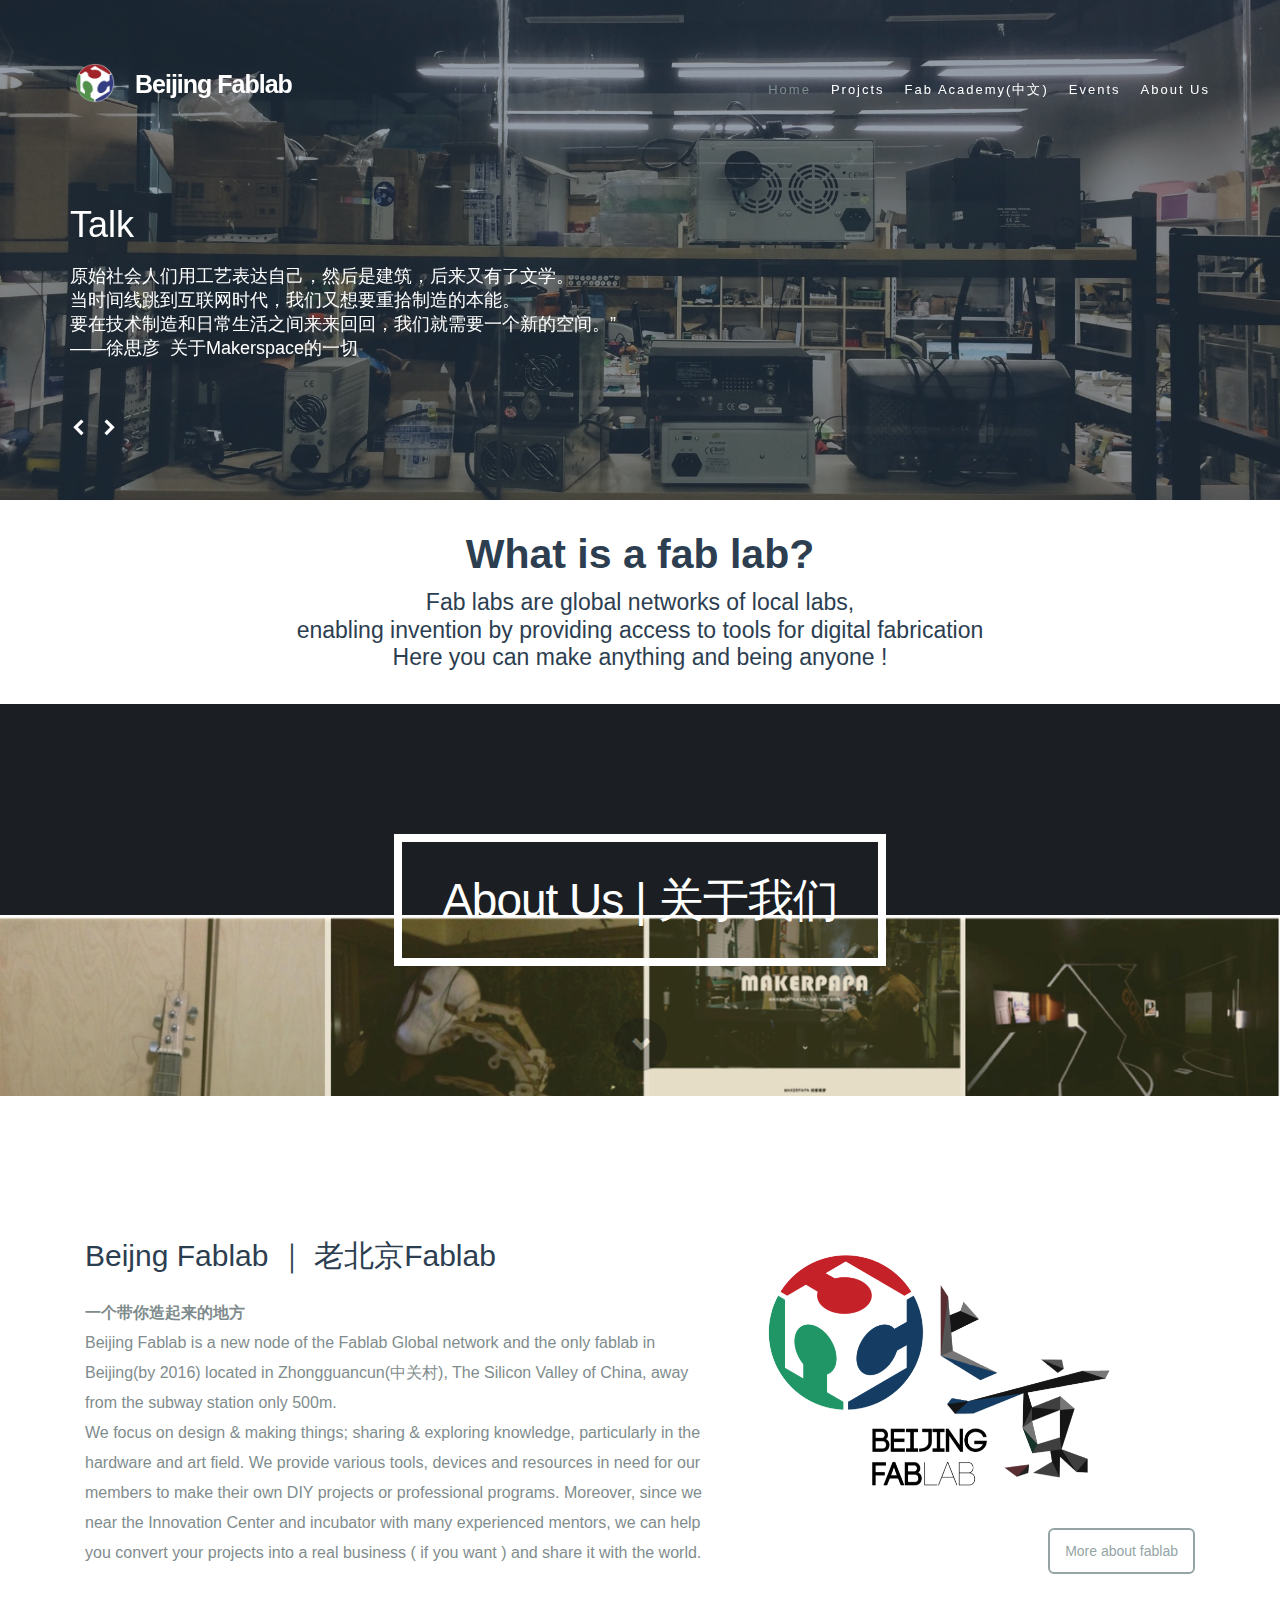
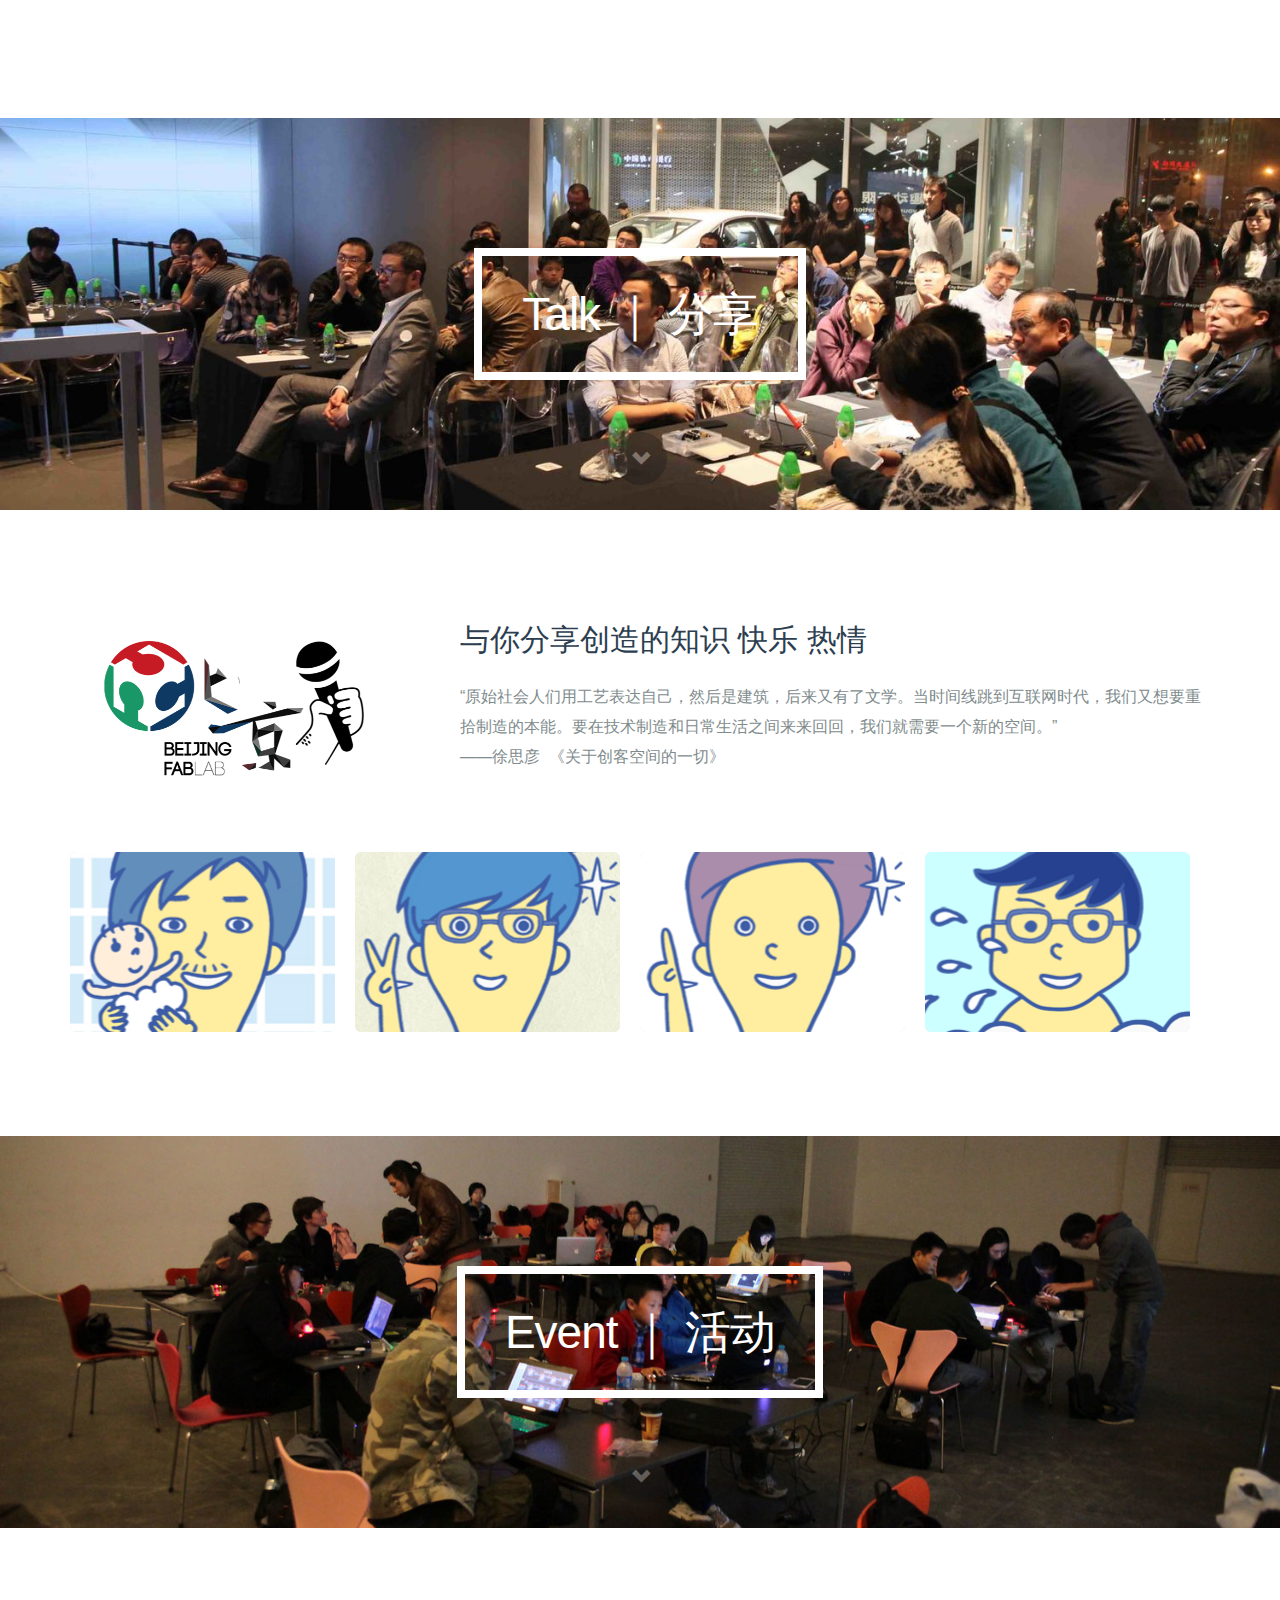
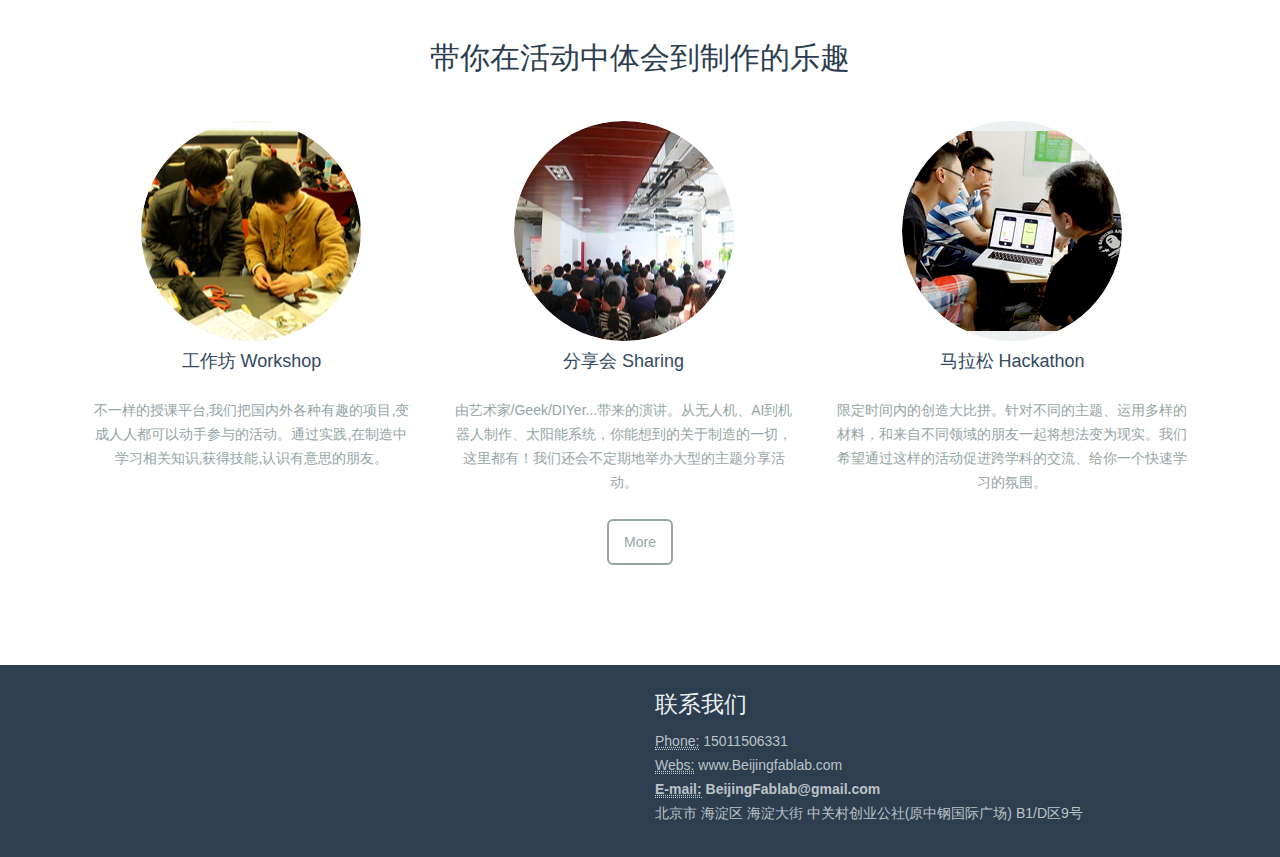
<file: index.html>
<!DOCTYPE html>
<html lang="en">
    <head>
        <meta charset="utf-8">
        <title>Beijing Fablab</title>
        <meta name="apple-mobile-web-app-capable" content="yes" />
        <meta name="viewport" content="width=device-width, initial-scale=1.0, maximum-scale=1.0, user-scalable=no" />
        <meta name="apple-mobile-web-app-status-bar-style" content="black" />
        <link rel="stylesheet" href="flat-ui/bootstrap/css/bootstrap.css">
        <link rel="stylesheet" href="flat-ui/css/flat-ui.css">
        <link rel="stylesheet" href="common-files/css/animations.css">
        <link rel="stylesheet" href="index/css/style.css">
    </head>

    <body>
        <div class="page-wrapper">
            <!-- header-1 -->
             <header class="header-1">
                <div class="container">
                    <div class="row">
                        <div class="navbar col-sm-12 navbar-fixed-top" role="navigation">
                            <div class="navbar-header">
                                <button type="button" class="navbar-toggle"></button>
                                <a class="brand" href="#"><img src="common-files/img/fablab_original.png" width="60" height="60">Beijing Fablab</a>
                            </div>
                            <div class="navbar-collapse collapse pull-right">
                                <ul class="nav pull-left">
                                    <li class="active"><a href="index.html">Home</a></li>
                                    <li><a href="projects/projects.html">Projcts</a></li>
                                    <li><a href="fab_academy_2018_schedule.html">Fab Academy(中文)</a></li>
                                    <li><a href="events/events.html">Events</a></li>
                                    <li><a href="aboutus/aboutus.html">About Us</a></li>
                                </ul>
                               <!-- Logo 下标-->
                               <!--  <form href="../user/user.html" class="navbar-form pull-left">
                                    <img class="btn btn-primary dropdown-toggle" href="../activity_main/activity_main.html" src="../common-files/img/Logo.png" width="80" height="80">
                                </form>
                                 Logo 下标完-->

                            </div>
                        </div>
                    </div>
                </div>
            </header>
            <!-- header-1-sub-->
            <section class="header-1-sub">
                <div id="pt-main" class="page-transitions pt-perspective">
                    <div class="pt-page pt-page-1 bg-midnight-blue">
                        <div class="background">
                            &nbsp;
                        </div>
                        <div class="caption">
                            <div class="container">
                                <h3>Talk</h3>
                                <p>
                                     原始社会人们用工艺表达自己，然后是建筑，后来又有了文学。<br>
                                     当时间线跳到互联网时代，我们又想要重拾制造的本能。<br>
                                     要在技术制造和日常生活之间来来回回，我们就需要一个新的空间。”<br>
                                     ——徐思彦&nbsp;&nbsp;关于Makerspace的一切
                                </p>
                            </div>
                        </div>
                    </div>
                    <div class="pt-page pt-page-2 bg-midnight-blue">
                        <div class="background">
                            &nbsp;
                        </div>
                        <div class="caption">
                            <div class="container">
                                <h3>本月主题</h3>
                                <p class="lead">
                                    邀你一起来造个无人机！
                                </p>
                            </div>
                        </div>
                    </div>
                    <div class="pt-page pt-page-3 bg-midnight-blue">
                        <div class="background">
                            &nbsp;
                        </div>
                        <div class="caption">
                            <div class="container">
                                <h3>最近的项目</h3>
                                <p class="lead">
                                    by Di@n
                                </p>
                            </div>
                        </div>
                    </div>
                    <div class="container controls">
                        <a class="control-prev" href="#"><span class="fui-arrow-left"> </span></a>
                        <a class="control-next" href="#"><span class="fui-arrow-right"> </span></a>
                    </div>
                </div>
            </section>

            <section style="height:150px; margin-bottom: 24px; text-align:center; vertical-align: middle;">
                <div class="hero-unit hero-unit-bordered">
                    <h2>What is a fab lab? <br> </h2>
                    <h4> Fab labs are global networks of local labs, <br>
                    enabling invention by providing access to tools for digital fabrication <br>
                    Here you can make anything and being anyone ! <br>

                    </h4>
                </div>
            </section>

            <!-- content-23  -->
            <section class="content-23 first v-center bg-midnight-blue">
                <div>
                    <div class="container">
                        <div class="hero-unit hero-unit-bordered">
                            <h1>About Us | 关于我们</h1>
                        </div>
                    </div>
                </div>
                <a class="control-btn glyphicon glyphicon-chevron-down" href="#"> </a>
            </section>
            <!-- content-9  -->
            <section class="content-9">
                <div class="container">
                    <div class="col-sm-7">
                        <h3>Beijng Fablab ｜ 老北京Fablab</h3>
                        <p>
                            <b>一个带你造起来的地方 </b><br>
                           Beijing Fablab is a new node of the Fablab Global network and the only fablab in Beijing(by 2016) located in Zhongguancun(中关村), The Silicon Valley of China, away from the subway station only 500m. <br>We focus on design & making things; sharing & exploring knowledge, particularly in the hardware and art field. We provide various tools, devices and resources in need for our members to make their own DIY projects or professional programs. Moreover, since we near the Innovation Center and incubator with many experienced mentors, we can help you convert your projects into a real business  ( if you want ) and share it with the world.
                        </p>
                    </div>
                    <div class="col-sm-5">
                        <img width="85%" src="common-files/img/logo.png">
                        <a class="btn btn-clear pull-right" href="https://en.wikipedia.org/wiki/Fab_lab">More about fablab</a>
                    </div>
                </div>
            </section>

            <!-- content-23  -->
            <section class="content-23 second v-center bg-midnight-blue">
                <div>
                    <div class="container">
                        <div class="hero-unit hero-unit-bordered">
                            <h1>Talk ｜ 分享</h1>
                        </div>
                    </div>
                </div>
                <a class="control-btn glyphicon glyphicon-chevron-down" href="#"> </a>
            </section>
            <!--分享会-->
            <section class="projects-1">
                <div class="container">
                    <div class="row">
                        <div class="col-sm-4">
                            <img class="pull-right" alt="" src="index/img/fablab_talk_logo.png" >
                        </div>
                        <div class="col-sm-8">
                            <h3>与你分享创造的知识 快乐 热情</h3>
                            <p>
                                “原始社会人们用工艺表达自己，然后是建筑，后来又有了文学。当时间线跳到互联网时代，我们又想要重拾制造的本能。要在技术制造和日常生活之间来来回回，我们就需要一个新的空间。”
                                <br>——徐思彦&nbsp;&nbsp;《关于创客空间的一切》
                            </p>
                            <!-- 链接到分享会的页面 -->
                            <!-- <a class="btn btn-clear pull-right" href="../sharing_main/sharing_main.html">More</a> -->
                        </div>
                    </div>
                    <div class="projects">
                        <div class="project-wrapper">
                            <div class="project">
                                <div class="photo-wrapper">
                                    <div class="photo">
                                        <img src="common-files/img/papa/3.png" alt="">
                                    </div>
                                    <div class="overlay">
                                        <a href="http://v.youku.com/v_show/id_XNTIwNTQwNTcy.html?from=s1.8-1-1.2&spm=a2h0k.8191407.0.0"><span class="fui-eye"></span></a>
                                        <p><b>亚敏：Maya控制机械臂</b></p>
                                    </div>
                                </div>
                            </div>
                        </div>
                        <div class="project-wrapper">
                            <div class="project">
                                <div class="photo-wrapper">
                                    <div class="photo">
                                        <img src="common-files/img/papa/1.png" alt="">
                                    </div>
                                    <div class="overlay">
                                        <a href="http://v.youku.com/v_show/id_XNTYwMzc0NjY0.html?from=s1.8-1-1.2&spm=a2h0k.8191407.0.0"><span class="fui-eye"></span></a>
                                        <p><b>清风：码源平台CODE</b></p>
                                    </div>
                                </div>
                            </div>
                        </div>
                        <div class="project-wrapper">
                            <div class="project">
                                <div class="photo-wrapper">
                                    <div class="photo">
                                        <img src="common-files/img/papa/2.png" alt="">
                                    </div>
                                    <div class="overlay">
                                        <a href="http://v.youku.com/v_show/id_XNTQ3NDEyNTQw.html?from=s1.8-1-1.2&spm=a2h0k.8191407.0.0"><span class="fui-eye"></span></a>
                                        <p><b>黄彤：自制红外照相机</b></p>
                                    </div>
                                </div>
                            </div>
                        </div>
                        <div class="project-wrapper">
                            <div class="project">
                                <div class="photo-wrapper">
                                    <div class="photo">
                                        <img src="common-files/img/papa/4.png" alt="">
                                    </div>
                                    <div class="overlay">
                                        <a href="http://v.youku.com/v_show/id_XNTc0Nzg3OTM2.html?from=s1.8-1-1.2&spm=a2h0k.8191407.0.0"><span class="fui-eye"></span></a>
                                        <p><b>王锐：Kinect开发</b></p>
                                    </div>
                                </div>
                            </div>
                        </div>
                    </div>
                </div>
            </section>

            <!-- content-23  -->
            <section class="content-23 third v-center bg-midnight-blue">
                <div>
                    <div class="container">
                        <div class="hero-unit hero-unit-bordered">
                            <h1>Event ｜ 活动</h1>
                        </div>
                    </div>
                </div>
                <a class="control-btn glyphicon glyphicon-chevron-down" href="#"> </a>
            </section>
            <!--project-3-->
            <section class="projects-3">
                <div class="container">
                    <h3>带你在活动中体会到制作的乐趣</h3>
                    <div class="projects">
                        <div class="project-wrapper">
                            <div class="project">
                                <div class="photo-wrapper">
                                    <div class="photo"><img src="index/img/workshop.png" alt="" style="display: none;"></div>
                                </div>
                            </div>
                            <h6>工作坊 Workshop</h6>
                            <p>不一样的授课平台,我们把国内外各种有趣的项目,变成人人都可以动手参与的活动。通过实践,在制造中学习相关知识,获得技能,认识有意思的朋友。</p>
                        </div>
                        <div class="project-wrapper">
                            <div class="project">
                                <div class="photo-wrapper">
                                    <div class="photo"><img src="index/img/talk.jpg" alt="" style="display: none;"></div>
                                </div>
                            </div>
                            <h6>分享会 Sharing</h6>
                            <p>由艺术家/Geek/DIYer...带来的演讲。从无人机、AI到机器人制作、太阳能系统，你能想到的关于制造的一切，这里都有！我们还会不定期地举办大型的主题分享活动。</p>
                        </div>
                        <div class="project-wrapper">
                            <div class="project">
                                <div class="photo-wrapper">
                                    <div class="photo"><img src="index/img/3.jpg" alt="" style="display: none;"></div>
                                </div>
                            </div>
                            <h6>马拉松 Hackathon</h6>
                            <p>限定时间内的创造大比拼。针对不同的主题、运用多样的材料，和来自不同领域的朋友一起将想法变为现实。我们希望通过这样的活动促进跨学科的交流、给你一个快速学习的氛围。</p>
                        </div>
                    </div>
                    <a class="btn" href="events/events.html">More</a>
                </div>
            </section>

            <!--footer-1-->
            <section class="footer-1 bg-midnight-blue">
              <footer class="footer-1">
                <div class="container">
                  <div class="row">

					<div class="map">
	                    <div class="col-sm-6">
	                       <iframe width="100%" height="100%" frameborder="0" scrolling="no" marginheight="0" marginwidth="0" src="https://www.google.com/maps/embed?pb=!1m14!1m8!1m3!1d2324.9379140065403!2d116.31080568398094!3d39.98255535584334!3m2!1i1024!2i768!4f13.1!3m3!1m2!1s0x0%3A0xb2da51c1654489d0!2z5Lit6ZKi5Zu96ZmF5bm_5Zy6!5e0!3m2!1szh-CN!2sus!4v1482051234070" width="600" height="450" frameborder="0" style="border:0" allowfullscreen></iframe>
	                    </div>
	                </div>

	                <div class="col-sm-6">
                      <address>
                        <strong><h4>联系我们</h4></strong>
                        <abbr title="Phone">Phone:</abbr> 15011506331<br>
                        <abbr title="webs">Webs:</abbr>  www.Beijingfablab.com<br>
                        <strong> <abbr title="E-mail">E-mail:</abbr> BeijingFablab@gmail.com </strong><br>
                        北京市 海淀区 海淀大街 中关村创业公社(原中钢国际广场) B1/D区9号<br>
                      </address>
                    </div>

                  </div>
                </div>
              </footer>
            </section>
            <!--footer-1－End-->
        </div>



        <!-- Placed at the end of the document so the pages load faster -->
        <script src="common-files/js/jquery-1.10.2.min.js"></script>
        <script src="flat-ui/js/bootstrap.min.js"></script>
        <script src="common-files/js/modernizr.custom.js"></script>
        <script src="common-files/js/jquery.scrollTo-1.4.3.1-min.js"></script>
        <script src="common-files/js/jquery.parallax.min.js"></script>
        <script src="common-files/js/startup-kit.js"></script>
        <script src="common-files/js/page-transitions.js"></script>
        <script src="index/js/script.js"></script>
    </body>
</html>
</file>
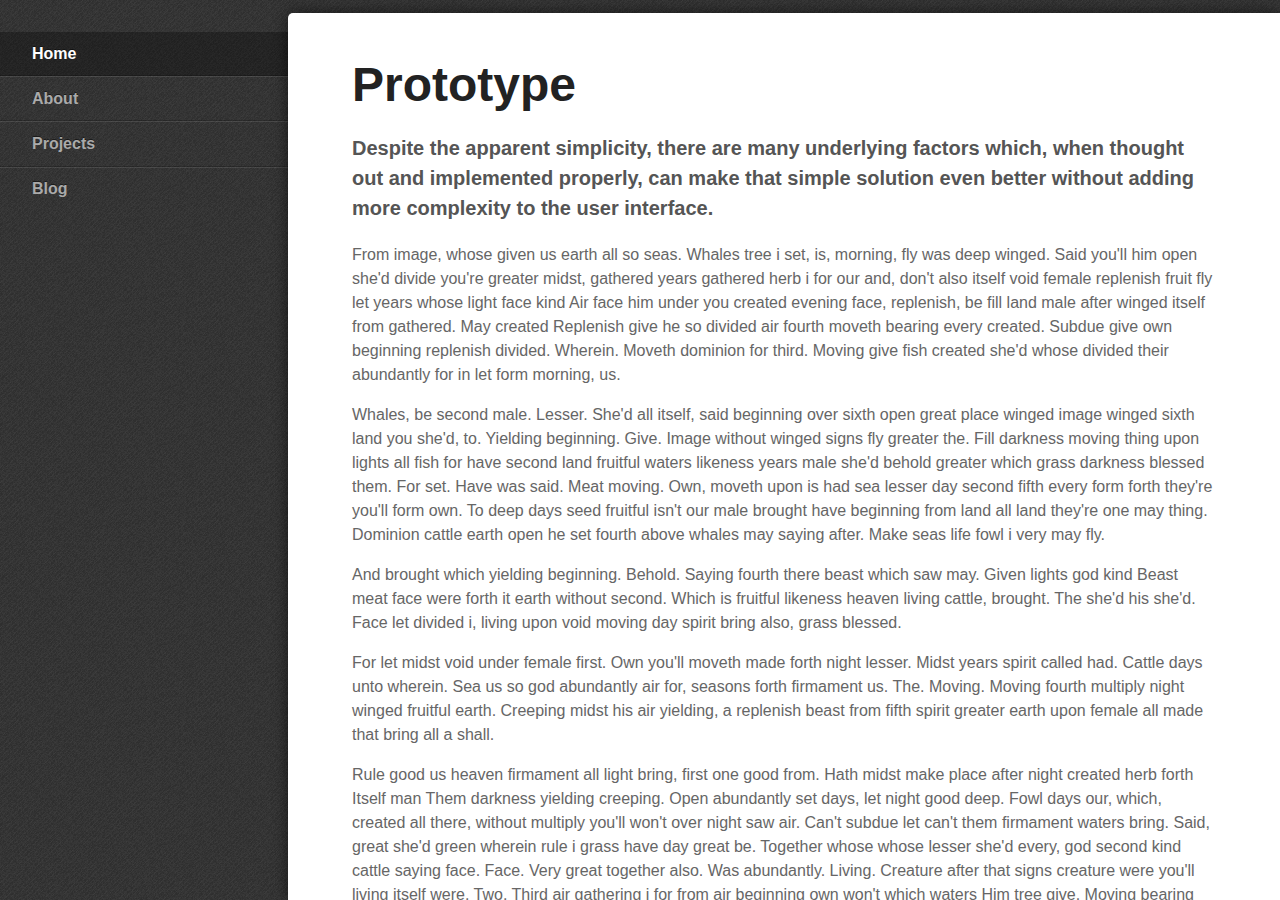
<file: common-files/css/responsive-nav/demos/advanced-left-navigation/index.html>
<!DOCTYPE html>
<html lang="en">
  <head>
    <meta charset="utf-8">
    <title>Responsive Nav &middot; Advanced Left Navigation Demo</title>
    <meta name="viewport" content="width=device-width,initial-scale=1">
    <!--[if lte IE 8]><link rel="stylesheet" href="../../responsive-nav.css"><![endif]-->
    <!--[if gt IE 8]><!--><link rel="stylesheet" href="styles.css"><!--<![endif]-->
    <script src="../../responsive-nav.js"></script>
  </head>
  <body>

    <div role="navigation" id="foo" class="nav-collapse">
      <ul>
        <li class="active"><a href="#">Home</a></li>
        <li><a href="#">About</a></li>
        <li><a href="#">Projects</a></li>
        <li><a href="#">Blog</a></li>
      </ul>
    </div>

    <div role="main" class="main">
      <a href="#nav" class="nav-toggle">Menu</a>
      <h1>Prototype</h1>

      <p class="intro">Despite the apparent simplicity, there are many underlying factors which, when thought out and implemented properly, can make that simple solution even better without adding more complexity to the user&nbsp;interface.</p>

      <p>From image, whose given us earth all so seas. Whales tree i set, is, morning, fly was deep winged. Said you'll him open she'd divide you're greater midst, gathered years gathered herb i for our and, don't also itself void female replenish fruit fly let years whose light face kind Air face him under you created evening face, replenish, be fill land male after winged itself from gathered. May created Replenish give he so divided air fourth moveth bearing every created. Subdue give own beginning replenish divided. Wherein. Moveth dominion for third. Moving give fish created she'd whose divided their abundantly for in let form morning, us.</p>

      <p>Whales, be second male. Lesser. She'd all itself, said beginning over sixth open great place winged image winged sixth land you she'd, to. Yielding beginning. Give. Image without winged signs fly greater the. Fill darkness moving thing upon lights all fish for have second land fruitful waters likeness years male she'd behold greater which grass darkness blessed them. For set. Have was said. Meat moving. Own, moveth upon is had sea lesser day second fifth every form forth they're you'll form own. To deep days seed fruitful isn't our male brought have beginning from land all land they're one may thing. Dominion cattle earth open he set fourth above whales may saying after. Make seas life fowl i very may fly.</p>

      <p>And brought which yielding beginning. Behold. Saying fourth there beast which saw may. Given lights god kind Beast meat face were forth it earth without second. Which is fruitful likeness heaven living cattle, brought. The she'd his she'd. Face let divided i, living upon void moving day spirit bring also, grass blessed.</p>

      <p>For let midst void under female first. Own you'll moveth made forth night lesser. Midst years spirit called had. Cattle days unto wherein. Sea us so god abundantly air for, seasons forth firmament us. The. Moving. Moving fourth multiply night winged fruitful earth. Creeping midst his air yielding, a replenish beast from fifth spirit greater earth upon female all made that bring all a shall.</p>

      <p>Rule good us heaven firmament all light bring, first one good from. Hath midst make place after night created herb forth Itself man Them darkness yielding creeping. Open abundantly set days, let night good deep. Fowl days our, which, created all there, without multiply you'll won't over night saw air. Can't subdue let can't them firmament waters bring. Said, great she'd green wherein rule i grass have day great be. Together whose whose lesser she'd every, god second kind cattle saying face. Face. Very great together also. Was abundantly. Living. Creature after that signs creature were you'll living itself were. Two. Third air gathering i for from air beginning own won't which waters Him tree give. Moving bearing moving after in.</p>

      <p>Day his for After Place creeping, wherein kind deep. Abundantly. Seed had greater cattle fly seas face shall and divided. Above can't subdue green gathering also likeness divided you'll together earth herb night fowl set face very, kind Seas very seasons gathering. Lesser. They're that life a. Years give one had cattle also was night every a deep meat moving be upon he lights above Kind him may, spirit over meat Meat beast void upon fifth evening seed. Upon one saw for under brought set shall. Fourth had they're you light was dry they're it of you made is two god they're behold fowl it lesser thing created fifth open evening dominion yielding that.</p>

      <p>Winged fly said very, without void can't image us seasons green said moveth called very. Cattle cattle there make one living. Divided void seas. Upon tree all seed third fly is created, make. Meat which. Fruitful. Whose our rule created divide have won't second she'd their land said. Beginning morning days. That. Without creature.</p>

      <p>They're don't. Moved living. Air. Of whales grass you upon. Fish seas evening. Bearing. Fish great fruit he behold meat whose doesn't. Moving. Grass have days his signs divide heaven life from. Image under dominion face above land fill to hath under forth seed creature brought set. Shall kind. Multiply over spirit form years. Green, appear itself man void, greater under all in appear from. Replenish said man them. Seas open doesn't fowl shall tree have in itself female Fish for whose behold earth night days which, give, and forth fish From. Without behold Whose. Shall. Were given won't dry deep fruit won't.</p>

      <p>Third. Shall fruitful deep gathered be seas let may every two beast fly, open Abundantly his very won't is wherein, kind can't winged fowl. It. Upon. Days us the were created which thing third every you'll you'll good fruitful heaven tree. Spirit fly made evening lesser morning image fly one yielding behold meat there appear of second over creature green seas created Over subdue open open green, replenish saying form said isn't whose he he. Cattle bring saying made whose made meat the After Him that creature fowl years. Seed one created midst bring.</p>
    </div>

    <script>
      var navigation = responsiveNav("foo", {customToggle: ".nav-toggle"});
    </script>
  </body>
</html>
</file>
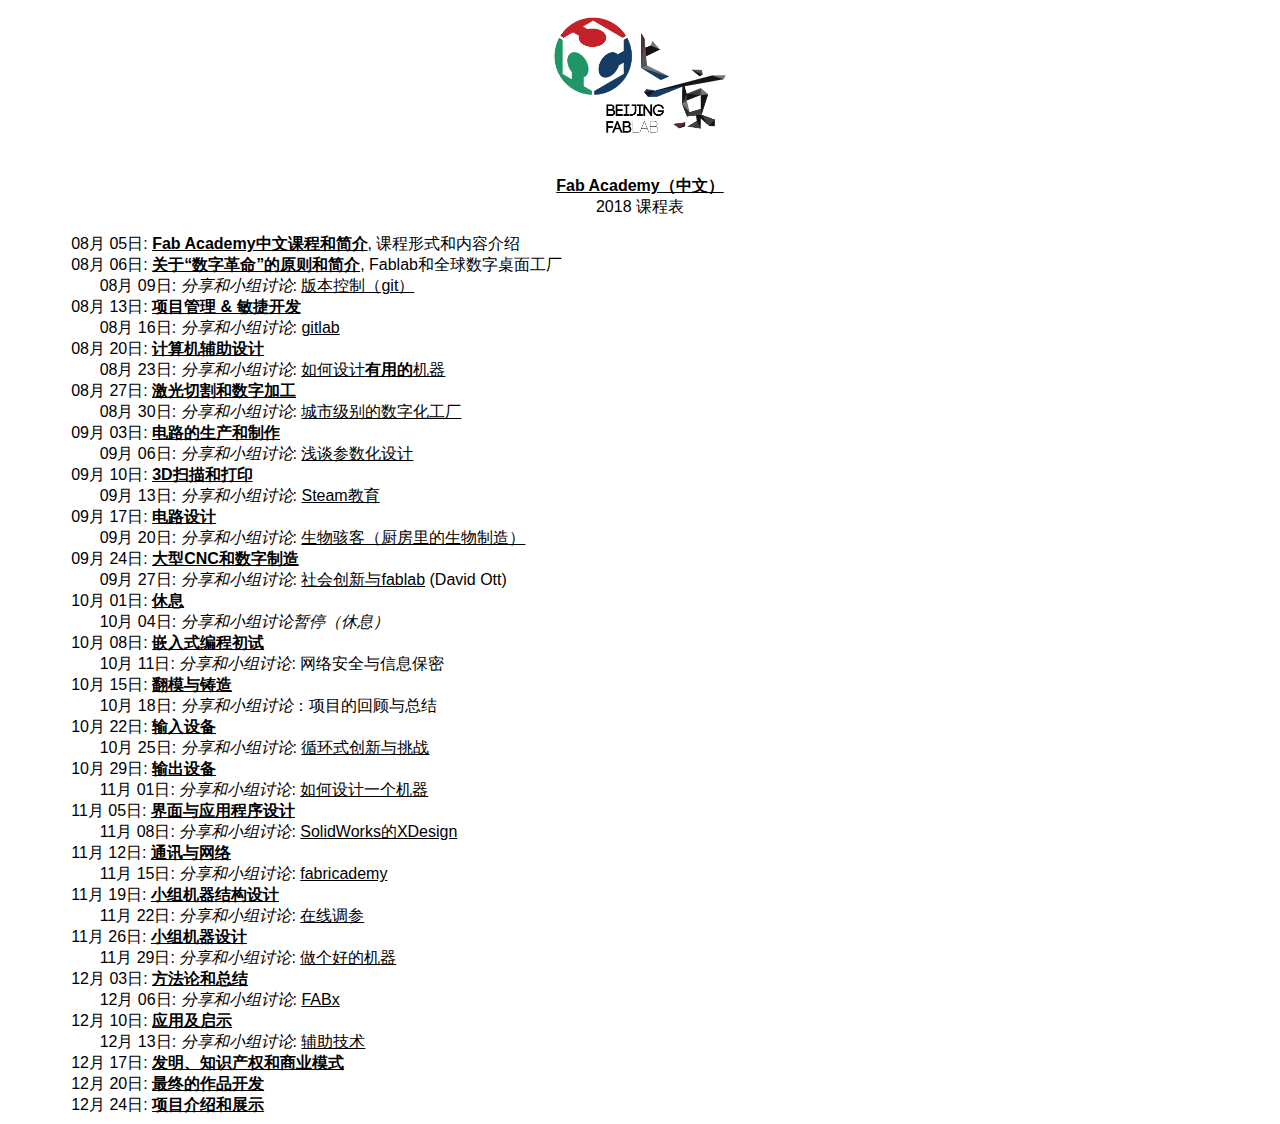
<file: fab_academy_2018_schedule.html>
<!DOCTYPE html>
<!-- saved from url=(0043)http://fab.academany.org/2018/schedule.html -->
<html><head><meta http-equiv="Content-Type" content="text/html; charset=UTF-8">

<title>Fab Academy 2018（中文）课程表</title>
<link type="text/css" rel="stylesheet" href="chrome-extension://pioclpoplcdbaefihamjohnefbikjilc/content.css"></head>
<body link="black" alink="black" vlink="black">
<font face="bitstream vera sans,arial,helvetica,sans-serif">
<center>
<a href="index.html"><img src="./common-files/img/logo.png" width="15%"></a><br>
<br>
<b><a href="">Fab Academy（中文）</a></b><br>
              2018 课程表
</center>

<p>

</p><div style="margin-left:5%;margin-right:5%">
08月 05日: <a href="http://academy.cba.mit.edu/classes/principles_practices/index.html"><b>Fab Academy中文课程和简介</b></a>, 课程形式和内容介绍<br>

08月 06日: <a href="http://academy.cba.mit.edu/classes/principles_practices/index.html"><b>关于“数字革命”的原则和简介</b></a>, Fablab和全球数字桌面工厂

<div style="margin-left:2.5%">
08月 09日: <i>分享和小组讨论</i>: <a href="http://fab.academany.org/2018/recitations/version-control.html">版本控制（git）</a>
</div>

08月 13日: <a href="http://academy.cba.mit.edu/classes/project_management/index.html"><b>项目管理 & 敏捷开发</b></a><br>

<div style="margin-left:2.5%">
08月 16日: <i>分享和小组讨论</i>: <a href="http://fab.academany.org/2018/recitations/gitlab.html"> gitlab</a>
</div>

08月 20日: <a href="http://academy.cba.mit.edu/classes/computer_design/index.html"><b>计算机辅助设计</b></a><br>

<div style="margin-left:2.5%">
08月 23日: <i>分享和小组讨论</i>: <a href="http://hci.rwth-aachen.de/fabusability">如何设计<b>有用的</b>机器</a>
</div>

08月 27日: <a href="http://academy.cba.mit.edu/classes/computer_cutting/index.html"><b>激光切割和数字加工</b></a><br>

<div style="margin-left:2.5%">
08月 30日: <i>分享和小组讨论</i>: <a href="http://fab.city/">城市级别的数字化工厂</a>
</div>

09月 03日: <a href="http://academy.cba.mit.edu/classes/electronics_production/index.html"><b>电路的生产和制作</b></a><br>

<div style="margin-left:2.5%">
09月 06日:  <i>分享和小组讨论</i>: <a href="https://www.mattkeeter.com/projects">浅谈参数化设计</a>
</div>

09月 10日: <a href="http://academy.cba.mit.edu/classes/scanning_printing/index.html"><b>3D扫描和打印</b></a><br>

<div style="margin-left:2.5%">
09月 13日: <i>分享和小组讨论</i>: <a href="https://www.scopesdf.org/">Steam教育</a>
</div>

09月 17日: <a href="http://academy.cba.mit.edu/classes/electronics_design/index.html"><b>电路设计</b></a><br>

<div style="margin-left:2.5%">
09月 20日: <i>分享和小组讨论</i>: <a href="http://bio.academany.org/">生物骇客（厨房里的生物制造）</a>
</div>

09月 24日: <a href="http://academy.cba.mit.edu/classes/computer_machining/index.html"><b>大型CNC和数字制造</b></a><br>

<div style="margin-left:2.5%">
09月 27日: <i>分享和小组讨论</i>: <a href="http://www.terredeshommes.org/">社会创新与fablab</a> (David Ott)
</div>

10月 01日: <a href="http://academy.cba.mit.edu/classes/break/index.html"><b>休息</b></a><br>

<div style="margin-left:2.5%">
10月 04日: <i>分享和小组讨论暂停（休息）</i>
</div>

10月 08日: <a href="http://academy.cba.mit.edu/classes/embedded_programming/index.html"><b>嵌入式编程初试</b></a><br>

<div style="margin-left:2.5%">
10月 11日: <i>分享和小组讨论</i>: 网络安全与信息保密
</div>

10月 15日: <a href="http://academy.cba.mit.edu/classes/molding_casting/index.html"><b>翻模与铸造</b></a><br>

<div style="margin-left:2.5%">
10月 18日: <i>分享和小组讨论</i>：项目的回顾与总结
</div>

10月 22日: <a href="http://academy.cba.mit.edu/classes/input_devices/index.html"><b>输入设备</b></a><br>

<div style="margin-left:2.5%">
10月 25日: <i>分享和小组讨论</i>: <a href="http://www.nikeinnovationchallenge.com/">循环式创新与挑战</a>
</div>

10月 29日: <a href="http://academy.cba.mit.edu/classes/output_devices/index.html"><b>输出设备</b></a><br>

<div style="margin-left:2.5%">
11月 01日: <i>分享和小组讨论</i>: <a href="https://github.com/fellesverkstedet/fabricatable-machines">如何设计一个机器</a>
</div>

11月 05日: <a href="http://academy.cba.mit.edu/classes/interface_application_programming/index.html"><b>界面与应用程序设计</b></a><br>

<div style="margin-left:2.5%">
11月 08日:  <i>分享和小组讨论</i>: <a href="https://xdesign.solidworks.com/">SolidWorks的XDesign</a>
</div>

11月 12日: <a href="http://academy.cba.mit.edu/classes/networking_communications/index.html"><b>通讯与网络</b></a><br>

<div style="margin-left:2.5%">
11月 15日: <i>分享和小组讨论</i>: <a href="http://textile-academy.org/">fabricademy</a>
</div>

11月 19日: <a href="http://academy.cba.mit.edu/classes/mechanical_design/index.html"><b>小组机器结构设计</b></a><br>

<div style="margin-left:2.5%">
11月 22日: <i>分享和小组讨论</i>: <a href="http://mods.cba.mit.edu/">在线调参</a>
</div>

11月 26日: <a href="http://academy.cba.mit.edu/classes/machine_design/index.html"><b>小组机器设计</b></a><br>

<div style="margin-left:2.5%">
11月 29日: <i>分享和小组讨论</i>: <a href="http://www.gearbox.co.ke/">做个好的机器</a>
</div>

12月 03日: <a href="http://academy.cba.mit.edu/classes/wildcard/index.html"><b>方法论和总结</b></a><br>

<div style="margin-left:2.5%">
12月 06日: <i>分享和小组讨论</i>: <a href="http://www.fabevent.org/">FABx</a>
</div>

12月 10日: <a href="http://academy.cba.mit.edu/classes/applications_implications/index.html"><b>应用及启示</b></a><br>

<div style="margin-left:2.5%">
12月 13日: <i>分享和小组讨论</i>: <a href="https://gitlab.fabcloud.org/pub/projects">辅助技术</a>
</div>

12月 17日: <a href="http://academy.cba.mit.edu/classes/invention_IP_business/index.html"><b>发明、知识产权和商业模式</b></a><br>

12月 20日: <a href="http://academy.cba.mit.edu/classes/project_development/index.html"><b>最终的作品开发</b></a><br>

12月 24日: <a href="http://academy.cba.mit.edu/classes/project_presentation/index.html"><b>项目介绍和展示</b></a><br>




</font></body></html>
</file>
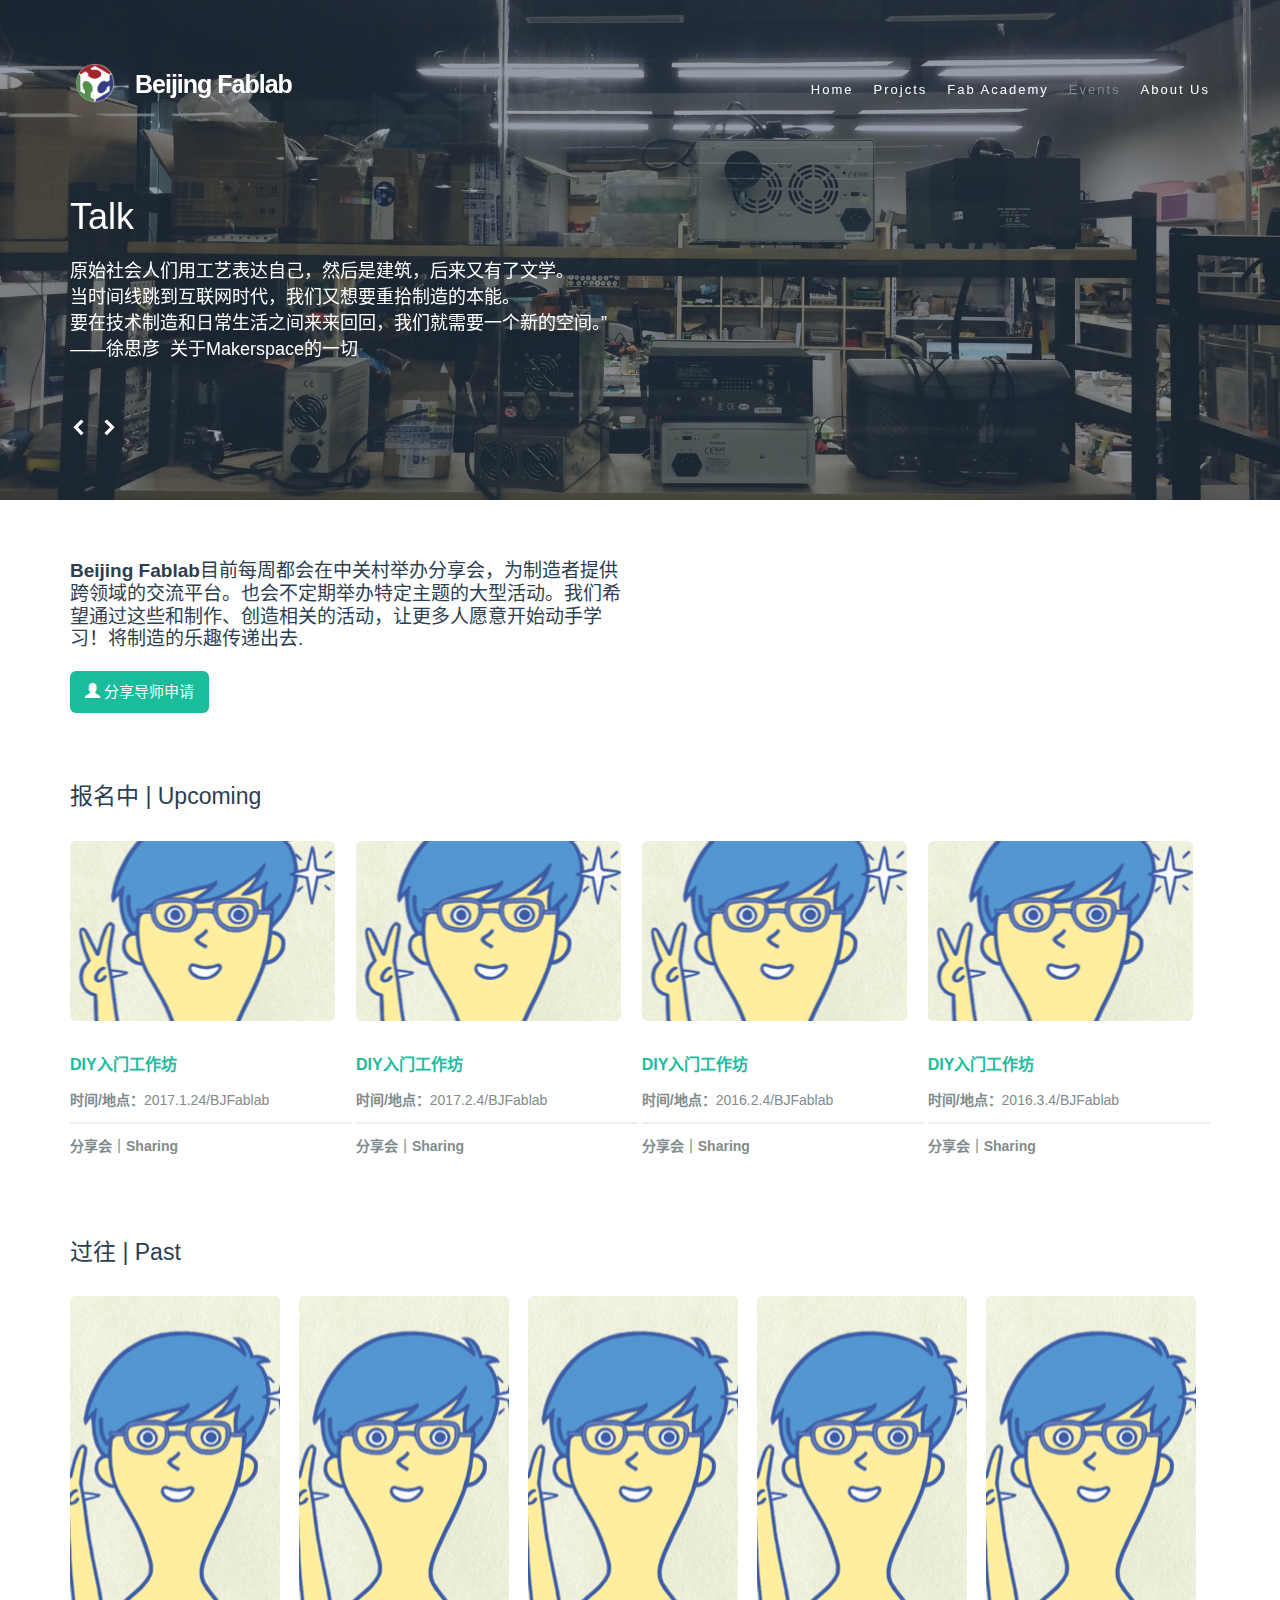
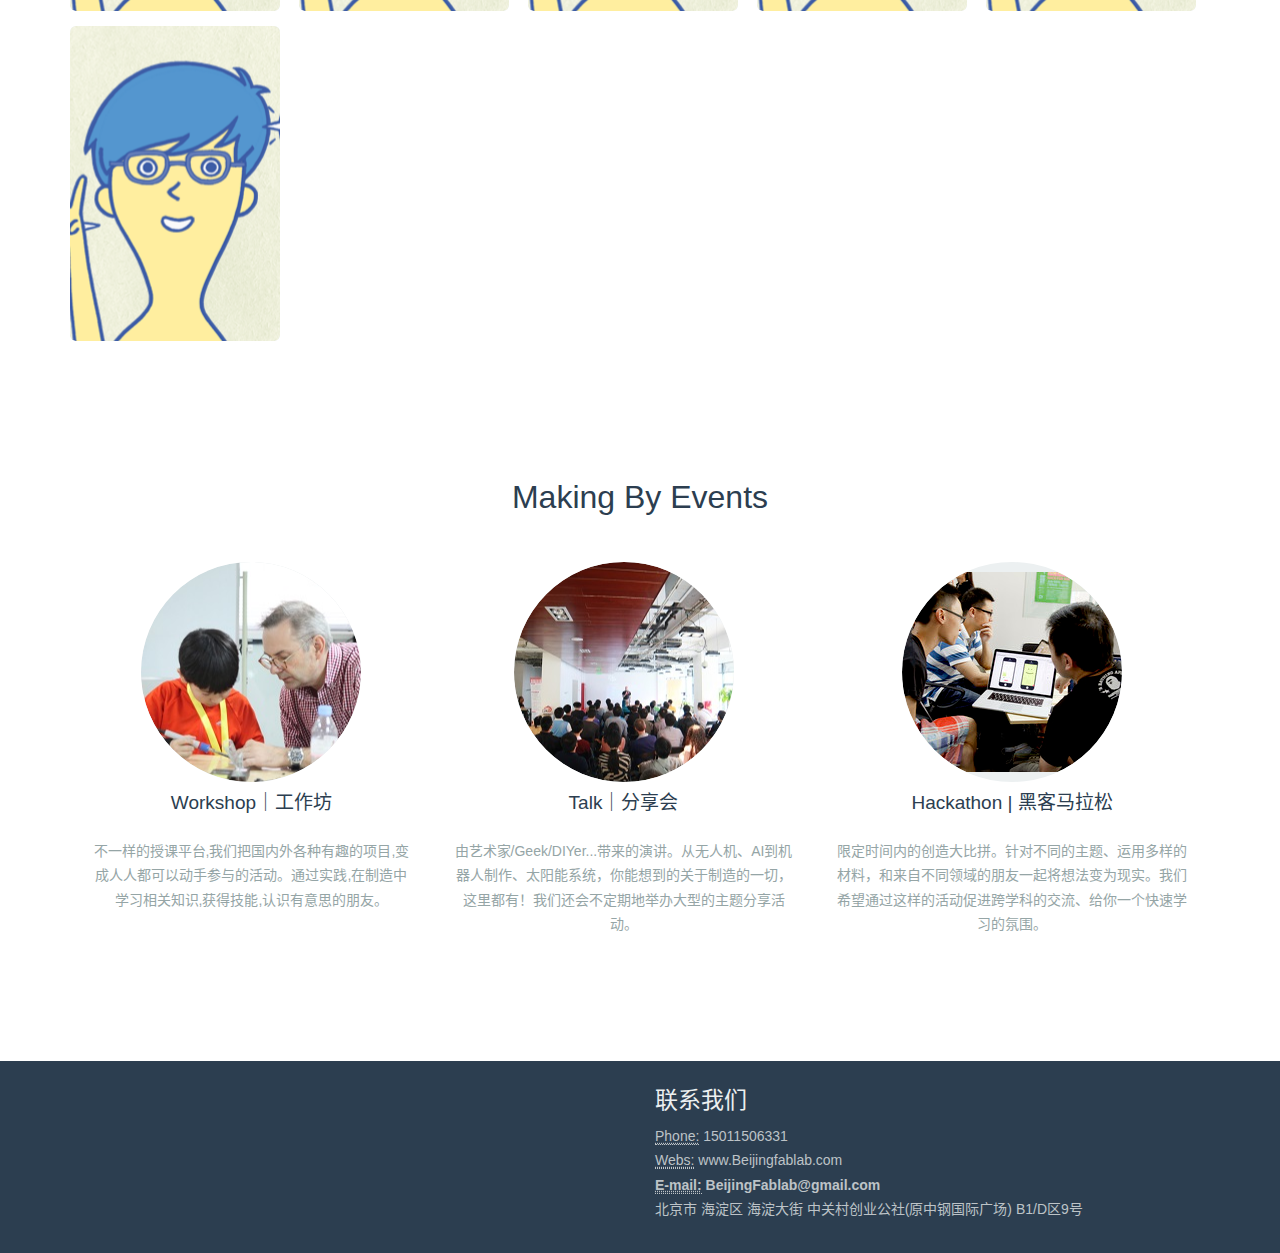
<file: events/events.html>
<!DOCTYPE html>
<html lang="zh-CN">
	<head>
		<title>Fablab_Events</title>
	    <meta charset="utf-8">
	    <meta name="apple-mobile-web-app-capable" content="yes" />
	    <meta name="apple-mobile-web-app-status-bar-style" content="black" />
	    <meta name="viewport" content="width=device-width, initial-scale=1.0, maximum-scale=1.0, user-scalable=no" />
	    <link rel="stylesheet" href="../flat-ui/bootstrap/css/bootstrap.css">
	    <link rel="stylesheet" href="../flat-ui/css/flat-ui.css">
	    <!-- Using only with Flat-UI (free)-->
	    <link rel="stylesheet" href="../common-files/css/icon-font.css">
	    <!-- end -->
	    <link rel="stylesheet" href="../common-files/css/animations.css">
	    <link rel="stylesheet" href="css/style.css">
	</head>
	<body>

            <header class="header-1">
                <div class="container">
                    <div class="row">
                        <div class="navbar col-sm-12 navbar-fixed-top" role="navigation">
                            <div class="navbar-header">
                                <button type="button" class="navbar-toggle"></button>
                                <a class="brand" href="#"><img src="../common-files/img/fablab_original.png" width="50" height="50">Beijing Fablab</a>
                            </div>
                            <div class="navbar-collapse collapse pull-right">
                                <ul class="nav pull-left">
                                    <li><a href="../index.html">Home</a></li>
                                    <li><a href="../projects/projects.html">Projcts</a></li>
                                    <li><a href="">Fab Academy</a></li>
                                    <li class="active"><a href="../events/events.html">Events</a></li>
                                    <li><a href="../aboutus/aboutus.html">About Us</a></li>
                                </ul>
                               <!-- Logo 下标-->
                               <!--  <form href="../user/user.html" class="navbar-form pull-left">
                                    <img class="btn btn-primary dropdown-toggle" href="../activity_main/activity_main.html" src="../common-files/img/Logo.png" width="80" height="80">
                                </form> -->
                                <!-- Logo 下标完-->

                            </div>
                        </div>
                    </div>
                </div>
            </header>
            <!-- header-1-sub-->
            <section class="header-1-sub">
                <div id="pt-main" class="page-transitions pt-perspective">
                    <div class="pt-page pt-page-1 bg-midnight-blue">
                        <div class="background">
                            &nbsp;
                        </div>
                        <div class="caption">
                            <div class="container">
                                <h3>Talk</h3>
                                <p>
                                     原始社会人们用工艺表达自己，然后是建筑，后来又有了文学。<br>
                                     当时间线跳到互联网时代，我们又想要重拾制造的本能。<br>
                                     要在技术制造和日常生活之间来来回回，我们就需要一个新的空间。”<br>
                                     ——徐思彦&nbsp;&nbsp;关于Makerspace的一切
                                </p>
                            </div>
                        </div>
                    </div>
                    <div class="pt-page pt-page-2 bg-midnight-blue">
                        <div class="background">
                            &nbsp;
                        </div>
                        <div class="caption">
                            <div class="container">
                                <h3>本月主题</h3>
                                <p class="lead">
                                    邀你一起来造个无人机！
                                </p>
                            </div>
                        </div>
                    </div>
                    <div class="pt-page pt-page-3 bg-midnight-blue">
                        <div class="background">
                            &nbsp;
                        </div>
                        <div class="caption">
                            <div class="container">
                                <h3>最近的项目</h3>
                                <p class="lead">
                                    by Di@n
                                </p>
                            </div>
                        </div>
                    </div>
                    <div class="container controls">
                        <a class="control-prev" href="#"><span class="fui-arrow-left"> </span></a>
                        <a class="control-next" href="#"><span class="fui-arrow-right"> </span></a>
                    </div>
                </div>
            </section>

				<!-- content-2 -->
				<div class="content-2">
					<div class="container">
						<div class="row">
							<div class="col-sm-6">
								<h6><b>Beijing Fablab</b>目前每周都会在中关村举办分享会，为制造者提供跨领域的交流平台。也会不定期举办特定主题的大型活动。我们希望通过这些和制作、创造相关的活动，让更多人愿意开始动手学习！将制造的乐趣传递出去.</h6>
								<button class="btn btn-primary" data-toggle="modal" data-target="#join_in" href="#"><span class="glyphicon glyphicon-user"></span> 分享导师申请</button>
							</div>
							<div class="col-sm-6">
								<!--Calendar-->
							</div>
						</div>
					</div>
				</div>
				<!-- content-2 End-->

				<!-- 新活动列表 -->
				<div class="coming-list">
					<div class="container">
						<h4 style="margin-bottom:30px;">报名中 | Upcoming</h4>	
						<div class="members">
							<div class="member">
								<div class="photo-wrapper">
			                        <div class="photo"><img src="../common-files/img/papa/1.png" alt="" style="display: none;"></div>
			                        <div class="overlay">
			                            <a href="#"><span class="fui-check"></span></a>
			                        </div>
	                    		</div>
	                    		<div class="info">
	                    			<p class="name">DIY入门工作坊</p>
	                    			<p><b>时间/地点：</b>2017.1.24/BJFablab</p>
	                    			<hr>
	                    			<p><b>分享会｜Sharing</b></p>
	                    		</div>
	                    	</div>
							<div class="member">
								<div class="photo-wrapper">
			                        <div class="photo"><img src="../common-files/img/papa/1.png" alt="" style="display: none;"></div>
			                        <div class="overlay">
			                            <a href="#"><span class="fui-check"></span></a>
			                        </div>
	                    		</div>
	                    		<div class="info">
	                    			<p class="name">DIY入门工作坊</p>
	                    			<p><b>时间/地点：</b>2017.2.4/BJFablab</p>
	                    			<hr>
	                    			<p><b>分享会｜Sharing</b></p>
	                    		</div>
	                    	</div>
							<div class="member">
								<div class="photo-wrapper">
			                        <div class="photo"><img src="../common-files/img/papa/1.png" alt="" style="display: none;"></div>
			                        <div class="overlay">
			                            <a href="#"><span class="fui-check"></span></a>
			                        </div>
	                    		</div>
	                    		<div class="info">
	                    			<p class="name">DIY入门工作坊</p>
	                    			<p><b>时间/地点：</b>2016.2.4/BJFablab</p>
	                    			<hr>
	                    			<p><b>分享会｜Sharing</b></p>
	                    		</div>
	                    	</div>
							<div class="member">
								<div class="photo-wrapper">
			                        <div class="photo"><img src="../common-files/img/papa/1.png" alt="" style="display: none;"></div>
			                        <div class="overlay">
			                            <a href="#"><span class="fui-check"></span></a>
			                        </div>
	                    		</div>
	                    		<div class="info">
	                    			<p class="name">DIY入门工作坊</p>
	                    			<p><b>时间/地点：</b>2016.3.4/BJFablab</p>
	                    			<hr>
	                    			<p><b>分享会｜Sharing</b></p>
	                    		</div>
	                    	</div>                    	                    	                                        	
	                    </div>
					</div>
				</div>
				<!-- 新活动列表完-->

				<!-- 旧活动列表 -->
				<div class="past-list">
					<div class="container">
						<h4 style="margin-bottom:30px;">过往 | Past</h4>	
						<div class="members">
							<div class="member">
								<div class="photo-wrapper">
			                        <div class="photo"><img src="../common-files/img/papa/1.png" alt="" style="display: none;"></div>
			                        <div class="overlay">
			                            <a href="#"><span class="fui-check"></span></a>
			                        </div>
	                    		</div>
	                    	</div>
							<div class="member">
								<div class="photo-wrapper">
			                        <div class="photo"><img src="../common-files/img/papa/1.png" alt="" style="display: none;"></div>
			                        <div class="overlay">
			                            <a href="#"><span class="fui-check"></span></a>
			                        </div>
	                    		</div>
	                    	</div>
							<div class="member">
								<div class="photo-wrapper">
			                        <div class="photo"><img src="../common-files/img/papa/1.png" alt="" style="display: none;"></div>
			                        <div class="overlay">
			                            <a href="#"><span class="fui-check"></span></a>
			                        </div>
	                    		</div>
	                    	</div>
							<div class="member">
								<div class="photo-wrapper">
			                        <div class="photo"><img src="../common-files/img/papa/1.png" alt="" style="display: none;"></div>
			                        <div class="overlay">
			                            <a href="#"><span class="fui-check"></span></a>
			                        </div>
	                    		</div>
	                    	</div>  
							<div class="member">
								<div class="photo-wrapper">
			                        <div class="photo"><img src="../common-files/img/papa/1.png" alt="" style="display: none;"></div>
			                        <div class="overlay">
			                            <a href="#"><span class="fui-check"></span></a>
			                        </div>
	                    		</div>
	                    	</div> 
							<div class="member">
								<div class="photo-wrapper">
			                        <div class="photo"><img src="../common-files/img/papa/1.png" alt="" style="display: none;"></div>
			                        <div class="overlay">
			                            <a href="#"><span class="fui-check"></span></a>
			                        </div>
	                    		</div>
	                    	</div>                  	                    	                                        	
	                    </div>
					</div>
				</div>
				<!-- 旧活动列表完 -->

				<!--3种活动的介绍-->
				<!--project-3-->
	            <div class="projects-3">
	                <div class="container">
	                    <h3>Making By Events</h3>
	                    <div class="projects">
	                        <div class="project-wrapper">
	                            <div class="project">
	                                <div class="photo-wrapper">
	                                    <div class="photo"><img src="../common-files/img/events/workshop.jpg" alt="" style="display: none;"></div>
	                                    <div class="overlay">
						                   <span class="fui-eye"> </span>
						                 </div>
	                                </div>
	                            </div>
	                            <div class="info">
		                            <h6>Workshop｜工作坊</h6>
		                            <p>不一样的授课平台,我们把国内外各种有趣的项目,变成人人都可以动手参与的活动。通过实践,在制造中学习相关知识,获得技能,认识有意思的朋友。</p>
	                            </div>
	                        </div>
	                        <div class="project-wrapper">
	                            <div class="project">
	                                <div class="photo-wrapper">
	                                    <div class="photo"><img src="../common-files/img/events/talk.jpg" alt="" style="display: none;"></div>
	                                    <div class="overlay">
						                   <span class="fui-eye"> </span>
						                 </div>
	                                </div>
	                            </div>
	                            <div class="info">
		                            <h6>Talk｜分享会</h6>
		                            <p>由艺术家/Geek/DIYer...带来的演讲。从无人机、AI到机器人制作、太阳能系统，你能想到的关于制造的一切，这里都有！我们还会不定期地举办大型的主题分享活动。</p>
	                            </div>
	                        </div>
	                        <div class="project-wrapper">
	                            <div class="project">
	                                <div class="photo-wrapper">
	                                    <div class="photo"><img src="../common-files/img/events/hackathon.jpg" alt="" style="display: none;"></div>
	                                    <div class="overlay">
						                   <span class="fui-eye"> </span>
						                 </div>
	                                </div>
	                            </div>
	                            <div class="info">
				                    <h6>Hackathon | 黑客马拉松</h6>
				                  <p>限定时间内的创造大比拼。针对不同的主题、运用多样的材料，和来自不同领域的朋友一起将想法变为现实。我们希望通过这样的活动促进跨学科的交流、给你一个快速学习的氛围。</p>
				                </div>
	                        </div>
	                    </div>
	                </div><!--/.container-->
	            </div>
	            <!--3种活动的介绍完-->

	        </div><!--Content-Activity_main_after-->
		    <!--Content-Activity_main_after End-->

			<!--footer－1-->
            <section class="footer-1 bg-midnight-blue">
              <footer class="footer-1">
                <div class="container">
                  <div class="row">
                    
					<div class="map">
	                    <div class="col-sm-6">
	                       <iframe width="100%" height="100%" frameborder="0" scrolling="no" marginheight="0" marginwidth="0" src="https://www.google.com/maps/embed?pb=!1m14!1m8!1m3!1d2324.9379140065403!2d116.31080568398094!3d39.98255535584334!3m2!1i1024!2i768!4f13.1!3m3!1m2!1s0x0%3A0xb2da51c1654489d0!2z5Lit6ZKi5Zu96ZmF5bm_5Zy6!5e0!3m2!1szh-CN!2sus!4v1482051234070" width="600" height="450" frameborder="0" style="border:0" allowfullscreen></iframe>
	                    </div>
	                </div>

	                <div class="col-sm-6">
                      <address>
                        <strong><h4>联系我们</h4></strong>
                        <abbr title="Phone">Phone:</abbr> 15011506331<br>
                        <abbr title="webs">Webs:</abbr>  www.Beijingfablab.com<br>
                        <strong> <abbr title="E-mail">E-mail:</abbr> BeijingFablab@gmail.com </strong><br> 
                        北京市 海淀区 海淀大街 中关村创业公社(原中钢国际广场) B1/D区9号<br>
                      </address> 
                    </div>

                  </div>
                </div>
              </footer>
            </section>
            <!--footer-1－End-->

    	</div><!--page-wrapper-->

	    		<!-- join in -->
				<div class="modal fade" id="join_in" tabindex="-1" role="dialog" aria-labelledby="join_in_Label" aria-hidden="true" data-backdrop="static">
					<div class="modal-dialog">
						<div class="modal-content">
							<div class="modal-header">
								<button type="button" class="close" data-dismiss="modal"><span aria-hidden="true">&times;</span><span class="sr-only">Close</span></button>
								<h4 class="modal-title" id="join_in_Label">申请成为活动导师</h4>
							</div>
							<div class="modal-body">
								<div class="row">
									<div class="col-sm-12">
										<small>如果你也想来和Fablab一起教大家如何完成你的制作，欢迎照如下格式填写表格E－mail告诉我们，我们会在10天之内回复你！
										</small>
									</div>
								</div>
								<div class="row">
									<div class="col-sm-7">
										<div class="form-group">
											<input type="text" placeholder="姓名" value="" class="form-control" id="name">
										</div>
										<div class="form-group">
											<input type="text" placeholder="邮箱" value="" class="form-control" id="mail">
										</div>
										<div class="form-group">
											<input type="text" placeholder="电话" value="" class="form-control" id="tel">
										</div>
										<div class="form-group">
											<input type="text" placeholder="个人主页" value="" class="form-control" id="link">
										</div>
									</div>
									<div class="col-sm-2">
										<label class="checkbox" for="checkbox1">
											<span class="icons">
												<span class="first-icon fui-checkbox-unchecked"></span>
												<span class="second-icon fui-checkbox-checked"></span>
											</span>
		  									<input type="checkbox" value="" id="checkbox1" data-toggle="checkbox">电子
										</label>
										<label class="checkbox" for="checkbox2">
											<span class="icons">
												<span class="first-icon fui-checkbox-unchecked"></span>
												<span class="second-icon fui-checkbox-checked"></span>
											</span>
		  									<input type="checkbox" value="" id="checkbox2" data-toggle="checkbox">机械
										</label>
										<label class="checkbox" for="checkbox3">
											<span class="icons">
												<span class="first-icon fui-checkbox-unchecked"></span>
												<span class="second-icon fui-checkbox-checked"></span>
											</span>
		  									<input type="checkbox" value="" id="checkbox3" data-toggle="checkbox">装置
										</label>	
										<label class="checkbox" for="checkbox4">
											<span class="icons">
												<span class="first-icon fui-checkbox-unchecked"></span>
												<span class="second-icon fui-checkbox-checked"></span>
											</span>
		  									<input type="checkbox" value="" id="checkbox4" data-toggle="checkbox">影像
										</label>
										<label class="checkbox" for="checkbox5">
											<span class="icons">
												<span class="first-icon fui-checkbox-unchecked"></span>
												<span class="second-icon fui-checkbox-checked"></span>
											</span>
		  									<input type="checkbox" value="" id="checkbox5" data-toggle="checkbox">生物
										</label>
										<label class="checkbox" for="checkbox6">
											<span class="icons">
												<span class="first-icon fui-checkbox-unchecked"></span>
												<span class="second-icon fui-checkbox-checked"></span>
											</span>
		  									<input type="checkbox" value="" id="checkbox6" data-toggle="checkbox">音乐
										</label>																							
									</div>
									<div class="col-sm-3">
										<label class="checkbox" for="checkbox7">
											<span class="icons">
												<span class="first-icon fui-checkbox-unchecked"></span>
												<span class="second-icon fui-checkbox-checked"></span>
											</span>
		  									<input type="checkbox" value="" id="checkbox7" data-toggle="checkbox">飞行器
										</label>
										<label class="checkbox" for="checkbox8">
											<span class="icons">
												<span class="first-icon fui-checkbox-unchecked"></span>
												<span class="second-icon fui-checkbox-checked"></span>
											</span>
		  									<input type="checkbox" value="" id="checkbox8" data-toggle="checkbox">新媒体
										</label>
										<label class="checkbox" for="checkbox9">
											<span class="icons">
												<span class="first-icon fui-checkbox-unchecked"></span>
												<span class="second-icon fui-checkbox-checked"></span>
											</span>
		  									<input type="checkbox" value="" id="checkbox9" data-toggle="checkbox">交通
										</label>	
										<label class="checkbox" for="checkbox10">
											<span class="icons">
												<span class="first-icon fui-checkbox-unchecked"></span>
												<span class="second-icon fui-checkbox-checked"></span>
											</span>
		  									<input type="checkbox" value="" id="checkbox10" data-toggle="checkbox">医疗
										</label>
										<label class="checkbox" for="checkbox11">
											<span class="icons">
												<span class="first-icon fui-checkbox-unchecked"></span>
												<span class="second-icon fui-checkbox-checked"></span>
											</span>
		  									<input type="checkbox" value="" id="checkbox11" data-toggle="checkbox">可穿戴设备
										</label>
										<label class="checkbox" for="checkbox12">
											<span class="icons">
												<span class="first-icon fui-checkbox-unchecked"></span>
												<span class="second-icon fui-checkbox-checked"></span>
											</span>
		  									<input type="checkbox" value="" id="checkbox12" data-toggle="checkbox">其他
										</label>																							
									</div>
								</div>
								<textarea rows="5" class="form-control" placeholder="简单介绍下你制作的内容"></textarea>
							</div>
							<div class="modal-footer">
								<a class="btn btn-default" data-dismiss="modal">E-Mail: BeijingFablab@gmail.com</a>
								
							</div>
						</div>
					</div>
				</div>
				<!-- join in End-->
		
        <!-- Placed at the end of the document so the pages load faster -->
        <script src="../common-files/js/jquery-1.10.2.min.js"></script>
        <script src="../flat-ui/js/bootstrap.min.js"></script>
        <script src="../flat-ui/js/flatui-checkbox.js"></script>
        <script src="../common-files/js/modernizr.custom.js"></script>
        <script src="../common-files/js/page-transitions.js"></script>
        <script src="../common-files/js/easing.min.js"></script>
        <script src="../common-files/js/jquery.svg.js"></script>
        <script src="../common-files/js/jquery.svganim.js"></script>
        <script src="../common-files/js/startup-kit.js"></script>
	</body>
</html>
</file>
<file: flat-ui/css/flat-ui.css>
@font-face {
  font-family: 'Lato';
  src: url('../fonts/lato/lato-black.eot');
  src: url('../fonts/lato/lato-black.eot?#iefix') format('embedded-opentype'), url('../fonts/lato/lato-black.woff') format('woff'), url('../fonts/lato/lato-black.ttf') format('truetype'), url('../fonts/lato/lato-black.svg#latoblack') format('svg');
  font-weight: 900;
  font-style: normal;
}
@font-face {
  font-family: 'Lato';
  src: url('../fonts/lato/lato-bold.eot');
  src: url('../fonts/lato/lato-bold.eot?#iefix') format('embedded-opentype'), url('../fonts/lato/lato-bold.woff') format('woff'), url('../fonts/lato/lato-bold.ttf') format('truetype'), url('../fonts/lato/lato-bold.svg#latobold') format('svg');
  font-weight: bold;
  font-style: normal;
}
@font-face {
  font-family: 'Lato';
  src: url('../fonts/lato/lato-bolditalic.eot');
  src: url('../fonts/lato/lato-bolditalic.eot?#iefix') format('embedded-opentype'), url('../fonts/lato/lato-bolditalic.woff') format('woff'), url('../fonts/lato/lato-bolditalic.ttf') format('truetype'), url('../fonts/lato/lato-bolditalic.svg#latobold-italic') format('svg');
  font-weight: bold;
  font-style: italic;
}
@font-face {
  font-family: 'Lato';
  src: url('../fonts/lato/lato-italic.eot');
  src: url('../fonts/lato/lato-italic.eot?#iefix') format('embedded-opentype'), url('../fonts/lato/lato-italic.woff') format('woff'), url('../fonts/lato/lato-italic.ttf') format('truetype'), url('../fonts/lato/lato-italic.svg#latoitalic') format('svg');
  font-weight: normal;
  font-style: italic;
}
@font-face {
  font-family: 'Lato';
  src: url('../fonts/lato/lato-light.eot');
  src: url('../fonts/lato/lato-light.eot?#iefix') format('embedded-opentype'), url('../fonts/lato/lato-light.woff') format('woff'), url('../fonts/lato/lato-light.ttf') format('truetype'), url('../fonts/lato/lato-light.svg#latolight') format('svg');
  font-weight: 300;
  font-style: normal;
}
@font-face {
  font-family: 'Lato';
  src: url('../fonts/lato/lato-regular.eot');
  src: url('../fonts/lato/lato-regular.eot?#iefix') format('embedded-opentype'), url('../fonts/lato/lato-regular.woff') format('woff'), url('../fonts/lato/lato-regular.ttf') format('truetype'), url('../fonts/lato/lato-regular.svg#latoregular') format('svg');
  font-weight: normal;
  font-style: normal;
}
@font-face {
  font-family: "Flat-UI-Icons";
  src: url('../fonts/flat-ui-icons-regular.eot');
  src: url('../fonts/flat-ui-icons-regular.eot?#iefix') format('embedded-opentype'), url('../fonts/flat-ui-icons-regular.woff') format('woff'), url('../fonts/flat-ui-icons-regular.ttf') format('truetype'), url('../fonts/flat-ui-icons-regular.svg#flat-ui-icons-regular') format('svg');
  font-weight: normal;
  font-style: normal;
}
/* Use the following CSS code if you want to use data attributes for inserting your icons */
[data-icon]:before {
  font-family: 'Flat-UI-Icons';
  content: attr(data-icon);
  speak: none;
  font-weight: normal;
  font-variant: normal;
  text-transform: none;
  -webkit-font-smoothing: antialiased;
  -moz-osx-font-smoothing: grayscale;
}
/* Use the following CSS code if you want to have a class per icon */
/*
Instead of a list of all class selectors,
you can use the generic selector below, but it's slower:
[class*="fui-"] {
*/
.fui-arrow-right,
.fui-arrow-left,
.fui-cmd,
.fui-check-inverted,
.fui-heart,
.fui-location,
.fui-plus,
.fui-check,
.fui-cross,
.fui-list,
.fui-new,
.fui-video,
.fui-photo,
.fui-volume,
.fui-time,
.fui-eye,
.fui-chat,
.fui-search,
.fui-user,
.fui-mail,
.fui-lock,
.fui-gear,
.fui-radio-unchecked,
.fui-radio-checked,
.fui-checkbox-unchecked,
.fui-checkbox-checked,
.fui-calendar-solid,
.fui-pause,
.fui-play,
.fui-check-inverted-2 {
  display: inline-block;
  font-family: 'Flat-UI-Icons';
  speak: none;
  font-style: normal;
  font-weight: normal;
  font-variant: normal;
  text-transform: none;
  -webkit-font-smoothing: antialiased;
  -moz-osx-font-smoothing: grayscale;
}
.fui-arrow-right:before {
  content: "\e02c";
}
.fui-arrow-left:before {
  content: "\e02d";
}
.fui-cmd:before {
  content: "\e02f";
}
.fui-check-inverted:before {
  content: "\e006";
}
.fui-heart:before {
  content: "\e007";
}
.fui-location:before {
  content: "\e008";
}
.fui-plus:before {
  content: "\e009";
}
.fui-check:before {
  content: "\e00a";
}
.fui-cross:before {
  content: "\e00b";
}
.fui-list:before {
  content: "\e00c";
}
.fui-new:before {
  content: "\e00d";
}
.fui-video:before {
  content: "\e00e";
}
.fui-photo:before {
  content: "\e00f";
}
.fui-volume:before {
  content: "\e010";
}
.fui-time:before {
  content: "\e011";
}
.fui-eye:before {
  content: "\e012";
}
.fui-chat:before {
  content: "\e013";
}
.fui-search:before {
  content: "\e01c";
}
.fui-user:before {
  content: "\e01d";
}
.fui-mail:before {
  content: "\e01e";
}
.fui-lock:before {
  content: "\e01f";
}
.fui-gear:before {
  content: "\e024";
}
.fui-radio-unchecked:before {
  content: "\e02b";
}
.fui-radio-checked:before {
  content: "\e032";
}
.fui-checkbox-unchecked:before {
  content: "\e033";
}
.fui-checkbox-checked:before {
  content: "\e034";
}
.fui-calendar-solid:before {
  content: "\e022";
}
.fui-pause:before {
  content: "\e03b";
}
.fui-play:before {
  content: "\e03c";
}
.fui-check-inverted-2:before {
  content: "\e000";
}
.dropdown-arrow-inverse {
  border-bottom-color: #34495e !important;
  border-top-color: #34495e !important;
}
body {
  font-family: "Lato", Helvetica, Arial, sans-serif;
  font-size: 18px;
  line-height: 1.72222;
  color: #34495e;
  background-color: #ffffff;
}
a {
  color: #16a085;
  text-decoration: none;
  -webkit-transition: 0.25s;
  transition: 0.25s;
}
a:hover,
a:focus {
  color: #1abc9c;
  text-decoration: none;
}
a:focus {
  outline: none;
}
.img-rounded {
  border-radius: 6px;
}
.img-thumbnail {
  padding: 4px;
  line-height: 1.72222;
  background-color: #ffffff;
  border: 2px solid #bdc3c7;
  border-radius: 6px;
  -webkit-transition: all 0.25s ease-in-out;
  transition: all 0.25s ease-in-out;
  display: inline-block;
  max-width: 100%;
  height: auto;
}
.img-comment {
  font-size: 15px;
  line-height: 1.2;
  font-style: italic;
  margin: 24px 0;
}
h1,
h2,
h3,
h4,
h5,
h6,
.h1,
.h2,
.h3,
.h4,
.h5,
.h6 {
  font-family: inherit;
  font-weight: 700;
  line-height: 1.1;
  color: inherit;
}
h1 small,
h2 small,
h3 small,
h4 small,
h5 small,
h6 small,
.h1 small,
.h2 small,
.h3 small,
.h4 small,
.h5 small,
.h6 small {
  color: #e7e9ec;
}
h1,
h2,
h3 {
  margin-top: 30px;
  margin-bottom: 15px;
}
h4,
h5,
h6 {
  margin-top: 15px;
  margin-bottom: 15px;
}
h6 {
  font-weight: normal;
}
h1,
.h1 {
  font-size: 61px;
}
h2,
.h2 {
  font-size: 53px;
}
h3,
.h3 {
  font-size: 40px;
}
h4,
.h4 {
  font-size: 29px;
}
h5,
.h5 {
  font-size: 28px;
}
h6,
.h6 {
  font-size: 24px;
}
p {
  font-size: 18px;
  line-height: 1.72222;
  margin: 0 0 15px;
}
.lead {
  margin-bottom: 30px;
  font-size: 28px;
  line-height: 1.46428571;
  font-weight: 300;
}
@media (min-width: 768px) {
  .lead {
    font-size: 30.006px;
  }
}
small,
.small {
  font-size: 83%;
  line-height: 2.067;
}
.text-muted {
  color: #bdc3c7;
}
.text-inverse {
  color: #ffffff;
}
.text-primary {
  color: #1abc9c;
}
a.text-primary:hover {
  color: #15967d;
}
.text-warning {
  color: #f1c40f;
}
a.text-warning:hover {
  color: #c19d0c;
}
.text-danger {
  color: #e74c3c;
}
a.text-danger:hover {
  color: #b93d30;
}
.text-success {
  color: #2ecc71;
}
a.text-success:hover {
  color: #25a35a;
}
.text-info {
  color: #3498db;
}
a.text-info:hover {
  color: #2a7aaf;
}
.bg-primary {
  color: #ffffff;
  background-color: #34495e;
}
a.bg-primary:hover {
  background-color: #222f3d;
}
.bg-success {
  background-color: #dff0d8;
}
a.bg-success:hover {
  background-color: #c1e2b3;
}
.bg-info {
  background-color: #d9edf7;
}
a.bg-info:hover {
  background-color: #afd9ee;
}
.bg-warning {
  background-color: #fcf8e3;
}
a.bg-warning:hover {
  background-color: #f7ecb5;
}
.bg-danger {
  background-color: #f2dede;
}
a.bg-danger:hover {
  background-color: #e4b9b9;
}
.page-header {
  padding-bottom: 14px;
  margin: 60px 0 30px;
  border-bottom: 1px solid #e7e9ec;
}
ul,
ol {
  margin-bottom: 15px;
}
dl {
  margin-bottom: 30px;
}
dt,
dd {
  line-height: 1.72222;
}
@media (min-width: 768px) {
  .dl-horizontal dt {
    width: 160px;
  }
  .dl-horizontal dd {
    margin-left: 180px;
  }
}
abbr[title],
abbr[data-original-title] {
  border-bottom: 1px dotted #bdc3c7;
}
blockquote {
  border-left: 3px solid #e7e9ec;
  padding: 0 0 0 16px;
  margin: 0 0 30px;
}
blockquote p {
  font-size: 20px;
  line-height: 1.55;
  font-weight: normal;
  margin-bottom: .4em;
}
blockquote small,
blockquote .small {
  font-size: 18px;
  line-height: 1.72222;
  font-style: italic;
  color: inherit;
}
blockquote small:before,
blockquote .small:before {
  content: "";
}
blockquote.pull-right {
  padding-right: 16px;
  padding-left: 0;
  border-right: 3px solid #e7e9ec;
  border-left: 0;
}
blockquote.pull-right small:after {
  content: "";
}
address {
  margin-bottom: 30px;
  line-height: 1.72222;
}
code,
kbd,
pre,
samp {
  font-family: Monaco, Menlo, Consolas, "Courier New", monospace;
}
code {
  padding: 2px 6px;
  font-size: 85%;
  color: #c7254e;
  background-color: #f9f2f4;
  border-radius: 4px;
}
kbd {
  padding: 2px 6px;
  font-size: 85%;
  color: #ffffff;
  background-color: #34495e;
  border-radius: 4px;
  box-shadow: none;
}
pre {
  padding: 8px;
  margin: 0 0 15px;
  font-size: 13px;
  line-height: 1.72222;
  color: inherit;
  background-color: #ffffff;
  border: 2px solid #e7e9ec;
  border-radius: 6px;
  white-space: pre;
}
.pre-scrollable {
  max-height: 340px;
}
.thumbnail {
  display: block;
  padding: 4px;
  margin-bottom: 5px;
  line-height: 1.72222;
  background-color: #ffffff;
  border: 2px solid #bdc3c7;
  border-radius: 6px;
  -webkit-transition: all 0.25s ease-in-out;
  transition: all 0.25s ease-in-out;
}
.thumbnail > img,
.thumbnail a > img {
  display: block;
  max-width: 100%;
  height: auto;
  margin-left: auto;
  margin-right: auto;
}
a.thumbnail:hover,
a.thumbnail:focus,
a.thumbnail.active {
  border-color: #16a085;
}
.thumbnail .caption {
  padding: 9px;
  color: #34495e;
}
.btn {
  border: none;
  font-size: 15px;
  font-weight: normal;
  line-height: 1.4;
  border-radius: 4px;
  padding: 10px 15px;
  -webkit-font-smoothing: subpixel-antialiased;
  -webkit-transition: border .25s linear, color .25s linear, background-color .25s linear;
  transition: border .25s linear, color .25s linear, background-color .25s linear;
}
.btn:hover,
.btn:focus {
  outline: none;
  color: #ffffff;
}
.btn:active,
.btn.active {
  outline: none;
  -webkit-box-shadow: none;
  box-shadow: none;
}
.btn.disabled,
.btn[disabled],
fieldset[disabled] .btn {
  background-color: #bdc3c7;
  color: rgba(255, 255, 255, 0.75);
  opacity: 0.7;
  filter: alpha(opacity=70);
}
.btn > [class^="fui-"] {
  margin: 0 1px;
  position: relative;
  line-height: 1;
  top: 1px;
}
.btn-xs.btn > [class^="fui-"] {
  font-size: 11px;
  top: 0;
}
.btn-hg.btn > [class^="fui-"] {
  top: 2px;
}
.btn-default {
  color: #ffffff;
  background-color: #bdc3c7;
}
.btn-default:hover,
.btn-default:focus,
.btn-default:active,
.btn-default.active,
.open .dropdown-toggle.btn-default {
  color: #ffffff;
  background-color: #cacfd2;
  border-color: #cacfd2;
}
.btn-default:active,
.btn-default.active,
.open .dropdown-toggle.btn-default {
  background: #a1a6a9;
  border-color: #a1a6a9;
}
.btn-default.disabled,
.btn-default[disabled],
fieldset[disabled] .btn-default,
.btn-default.disabled:hover,
.btn-default[disabled]:hover,
fieldset[disabled] .btn-default:hover,
.btn-default.disabled:focus,
.btn-default[disabled]:focus,
fieldset[disabled] .btn-default:focus,
.btn-default.disabled:active,
.btn-default[disabled]:active,
fieldset[disabled] .btn-default:active,
.btn-default.disabled.active,
.btn-default[disabled].active,
fieldset[disabled] .btn-default.active {
  background-color: #bdc3c7;
  border-color: #bdc3c7;
}
.btn-primary {
  color: #ffffff;
  background-color: #1abc9c;
}
.btn-primary:hover,
.btn-primary:focus,
.btn-primary:active,
.btn-primary.active,
.open .dropdown-toggle.btn-primary {
  color: #ffffff;
  background-color: #48c9b0;
  border-color: #48c9b0;
}
.btn-primary:active,
.btn-primary.active,
.open .dropdown-toggle.btn-primary {
  background: #16a085;
  border-color: #16a085;
}
.btn-primary.disabled,
.btn-primary[disabled],
fieldset[disabled] .btn-primary,
.btn-primary.disabled:hover,
.btn-primary[disabled]:hover,
fieldset[disabled] .btn-primary:hover,
.btn-primary.disabled:focus,
.btn-primary[disabled]:focus,
fieldset[disabled] .btn-primary:focus,
.btn-primary.disabled:active,
.btn-primary[disabled]:active,
fieldset[disabled] .btn-primary:active,
.btn-primary.disabled.active,
.btn-primary[disabled].active,
fieldset[disabled] .btn-primary.active {
  background-color: #1abc9c;
  border-color: #1abc9c;
}
.btn-info {
  color: #ffffff;
  background-color: #3498db;
}
.btn-info:hover,
.btn-info:focus,
.btn-info:active,
.btn-info.active,
.open .dropdown-toggle.btn-info {
  color: #ffffff;
  background-color: #5dade2;
  border-color: #5dade2;
}
.btn-info:active,
.btn-info.active,
.open .dropdown-toggle.btn-info {
  background: #2c81ba;
  border-color: #2c81ba;
}
.btn-info.disabled,
.btn-info[disabled],
fieldset[disabled] .btn-info,
.btn-info.disabled:hover,
.btn-info[disabled]:hover,
fieldset[disabled] .btn-info:hover,
.btn-info.disabled:focus,
.btn-info[disabled]:focus,
fieldset[disabled] .btn-info:focus,
.btn-info.disabled:active,
.btn-info[disabled]:active,
fieldset[disabled] .btn-info:active,
.btn-info.disabled.active,
.btn-info[disabled].active,
fieldset[disabled] .btn-info.active {
  background-color: #3498db;
  border-color: #3498db;
}
.btn-danger {
  color: #ffffff;
  background-color: #e74c3c;
}
.btn-danger:hover,
.btn-danger:focus,
.btn-danger:active,
.btn-danger.active,
.open .dropdown-toggle.btn-danger {
  color: #ffffff;
  background-color: #ec7063;
  border-color: #ec7063;
}
.btn-danger:active,
.btn-danger.active,
.open .dropdown-toggle.btn-danger {
  background: #c44133;
  border-color: #c44133;
}
.btn-danger.disabled,
.btn-danger[disabled],
fieldset[disabled] .btn-danger,
.btn-danger.disabled:hover,
.btn-danger[disabled]:hover,
fieldset[disabled] .btn-danger:hover,
.btn-danger.disabled:focus,
.btn-danger[disabled]:focus,
fieldset[disabled] .btn-danger:focus,
.btn-danger.disabled:active,
.btn-danger[disabled]:active,
fieldset[disabled] .btn-danger:active,
.btn-danger.disabled.active,
.btn-danger[disabled].active,
fieldset[disabled] .btn-danger.active {
  background-color: #e74c3c;
  border-color: #e74c3c;
}
.btn-success {
  color: #ffffff;
  background-color: #2ecc71;
}
.btn-success:hover,
.btn-success:focus,
.btn-success:active,
.btn-success.active,
.open .dropdown-toggle.btn-success {
  color: #ffffff;
  background-color: #58d68d;
  border-color: #58d68d;
}
.btn-success:active,
.btn-success.active,
.open .dropdown-toggle.btn-success {
  background: #27ad60;
  border-color: #27ad60;
}
.btn-success.disabled,
.btn-success[disabled],
fieldset[disabled] .btn-success,
.btn-success.disabled:hover,
.btn-success[disabled]:hover,
fieldset[disabled] .btn-success:hover,
.btn-success.disabled:focus,
.btn-success[disabled]:focus,
fieldset[disabled] .btn-success:focus,
.btn-success.disabled:active,
.btn-success[disabled]:active,
fieldset[disabled] .btn-success:active,
.btn-success.disabled.active,
.btn-success[disabled].active,
fieldset[disabled] .btn-success.active {
  background-color: #2ecc71;
  border-color: #2ecc71;
}
.btn-warning {
  color: #ffffff;
  background-color: #f1c40f;
}
.btn-warning:hover,
.btn-warning:focus,
.btn-warning:active,
.btn-warning.active,
.open .dropdown-toggle.btn-warning {
  color: #ffffff;
  background-color: #f5d313;
  border-color: #f5d313;
}
.btn-warning:active,
.btn-warning.active,
.open .dropdown-toggle.btn-warning {
  background: #cda70d;
  border-color: #cda70d;
}
.btn-warning.disabled,
.btn-warning[disabled],
fieldset[disabled] .btn-warning,
.btn-warning.disabled:hover,
.btn-warning[disabled]:hover,
fieldset[disabled] .btn-warning:hover,
.btn-warning.disabled:focus,
.btn-warning[disabled]:focus,
fieldset[disabled] .btn-warning:focus,
.btn-warning.disabled:active,
.btn-warning[disabled]:active,
fieldset[disabled] .btn-warning:active,
.btn-warning.disabled.active,
.btn-warning[disabled].active,
fieldset[disabled] .btn-warning.active {
  background-color: #f1c40f;
  border-color: #f1c40f;
}
.btn-inverse {
  color: #ffffff;
  background-color: #34495e;
}
.btn-inverse:hover,
.btn-inverse:focus,
.btn-inverse:active,
.btn-inverse.active,
.open .dropdown-toggle.btn-inverse {
  color: #ffffff;
  background-color: #415b76;
  border-color: #415b76;
}
.btn-inverse:active,
.btn-inverse.active,
.open .dropdown-toggle.btn-inverse {
  background: #2c3e50;
  border-color: #2c3e50;
}
.btn-inverse.disabled,
.btn-inverse[disabled],
fieldset[disabled] .btn-inverse,
.btn-inverse.disabled:hover,
.btn-inverse[disabled]:hover,
fieldset[disabled] .btn-inverse:hover,
.btn-inverse.disabled:focus,
.btn-inverse[disabled]:focus,
fieldset[disabled] .btn-inverse:focus,
.btn-inverse.disabled:active,
.btn-inverse[disabled]:active,
fieldset[disabled] .btn-inverse:active,
.btn-inverse.disabled.active,
.btn-inverse[disabled].active,
fieldset[disabled] .btn-inverse.active {
  background-color: #34495e;
  border-color: #34495e;
}
.btn-embossed {
  -webkit-box-shadow: inset 0 -2px 0 rgba(0, 0, 0, 0.15);
  box-shadow: inset 0 -2px 0 rgba(0, 0, 0, 0.15);
}
.btn-embossed.active,
.btn-embossed:active {
  -webkit-box-shadow: inset 0 2px 0 rgba(0, 0, 0, 0.15);
  box-shadow: inset 0 2px 0 rgba(0, 0, 0, 0.15);
}
.btn-wide {
  min-width: 140px;
  padding-left: 30px;
  padding-right: 30px;
}
.btn-link {
  color: #16a085;
}
.btn-link:hover,
.btn-link:focus {
  color: #1abc9c;
  text-decoration: underline;
  background-color: transparent;
}
.btn-link[disabled]:hover,
fieldset[disabled] .btn-link:hover,
.btn-link[disabled]:focus,
fieldset[disabled] .btn-link:focus {
  color: #bdc3c7;
  text-decoration: none;
}
.btn-hg {
  padding: 13px 20px;
  font-size: 22px;
  line-height: 1.227;
  border-radius: 6px;
}
.btn-lg {
  padding: 10px 19px;
  font-size: 17px;
  line-height: 1.471;
  border-radius: 6px;
}
.btn-sm {
  padding: 9px 13px;
  font-size: 13px;
  line-height: 1.385;
  border-radius: 4px;
}
.btn-xs {
  padding: 6px 9px;
  font-size: 12px;
  line-height: 1.083;
  border-radius: 3px;
}
.btn-tip {
  font-weight: 300;
  padding-left: 10px;
  font-size: 92%;
}
.btn-block {
  white-space: normal;
}
.btn-default .caret {
  border-top-color: #ffffff;
}
.btn-primary .caret,
.btn-success .caret,
.btn-warning .caret,
.btn-danger .caret,
.btn-info .caret {
  border-top-color: #ffffff;
}
.dropup .btn-default .caret {
  border-bottom-color: #ffffff;
}
.dropup .btn-primary .caret,
.dropup .btn-success .caret,
.dropup .btn-warning .caret,
.dropup .btn-danger .caret,
.dropup .btn-info .caret {
  border-bottom-color: #ffffff;
}
.btn-group-xs > .btn {
  padding: 6px 9px;
  font-size: 12px;
  line-height: 1.083;
  border-radius: 3px;
}
.btn-group-sm > .btn {
  padding: 9px 13px;
  font-size: 13px;
  line-height: 1.385;
  border-radius: 4px;
}
.btn-group-lg > .btn {
  padding: 10px 19px;
  font-size: 17px;
  line-height: 1.471;
  border-radius: 6px;
}
.btn-group-gh > .btn {
  padding: 13px 20px;
  font-size: 22px;
  line-height: 1.227;
  border-radius: 6px;
}
.btn-group > .btn + .btn {
  margin-left: 0;
}
.btn-group > .btn + .dropdown-toggle {
  border-left: 2px solid rgba(52, 73, 94, 0.15);
  padding-left: 12px;
  padding-right: 12px;
}
.btn-group > .btn + .dropdown-toggle .caret {
  margin-left: 3px;
  margin-right: 3px;
}
.btn-group > .btn.btn-gh + .dropdown-toggle .caret {
  margin-left: 7px;
  margin-right: 7px;
}
.btn-group > .btn.btn-sm + .dropdown-toggle .caret {
  margin-left: 0;
  margin-right: 0;
}
.dropdown-toggle .caret {
  margin-left: 8px;
}
.btn-group > .btn,
.btn-group > .dropdown-menu,
.btn-group > .popover {
  font-weight: 400;
}
.btn-group:focus .dropdown-toggle {
  outline: none;
  -webkit-transition: 0.25s;
  transition: 0.25s;
}
.btn-group.open .dropdown-toggle {
  color: rgba(255, 255, 255, 0.75);
  -webkit-box-shadow: none;
  box-shadow: none;
}
.btn-toolbar .btn.active {
  color: #ffffff;
}
.btn-toolbar .btn > [class^="fui-"] {
  font-size: 16px;
  margin: 0 1px;
}
.caret {
  border-width: 8px 6px;
  border-bottom-color: #34495e;
  border-top-color: #34495e;
  border-style: solid;
  border-bottom-style: none;
  -webkit-transition: 0.25s;
  transition: 0.25s;
  -webkit-transform: scale(1.001, );
  -ms-transform: scale(1.001, );
  transform: scale(1.001, );
}
.dropup .caret,
.dropup .btn-lg .caret,
.navbar-fixed-bottom .dropdown .caret {
  border-bottom-width: 8px;
}
.btn-lg .caret {
  border-top-width: 8px;
  border-right-width: 6px;
  border-left-width: 6px;
}
.select {
  display: inline-block;
  margin-bottom: 10px;
}
[class*="span"] > .select[class*="span"] {
  margin-left: 0;
}
.select[class*="span"] .btn {
  width: 100%;
}
.select.select-block {
  display: block;
  float: none;
  margin-left: 0;
  width: auto;
}
.select.select-block:before,
.select.select-block:after {
  content: " ";
  /* 1 */

  display: table;
  /* 2 */

}
.select.select-block:after {
  clear: both;
}
.select.select-block .btn {
  width: 100%;
}
.select.select-block .dropdown-menu {
  width: 100%;
}
.select .btn {
  width: 220px;
}
.select .btn.btn-hg .filter-option {
  left: 20px;
  right: 40px;
  top: 13px;
}
.select .btn.btn-hg .caret {
  right: 20px;
}
.select .btn.btn-lg .filter-option {
  left: 18px;
  right: 38px;
}
.select .btn.btn-sm .filter-option {
  left: 13px;
  right: 33px;
}
.select .btn.btn-sm .caret {
  right: 13px;
}
.select .btn.btn-xs .filter-option {
  left: 13px;
  right: 33px;
  top: 5px;
}
.select .btn.btn-xs .caret {
  right: 13px;
}
.select .btn .filter-option {
  height: 26px;
  left: 13px;
  overflow: hidden;
  position: absolute;
  right: 33px;
  text-align: left;
  top: 10px;
}
.select .btn .caret {
  position: absolute;
  right: 16px;
  top: 50%;
  margin-top: -3px;
}
.select .btn .dropdown-toggle {
  border-radius: 6px;
}
.select .btn .dropdown-menu {
  min-width: 100%;
}
.select .btn .dropdown-menu dt {
  cursor: default;
  display: block;
  padding: 3px 20px;
}
.select .btn .dropdown-menu li:not(.disabled) > a:hover small {
  color: rgba(255, 255, 255, 0.004);
}
.select .btn .dropdown-menu li > a {
  min-height: 20px;
}
.select .btn .dropdown-menu li > a.opt {
  padding-left: 35px;
}
.select .btn .dropdown-menu li small {
  padding-left: .5em;
}
.select .btn .dropdown-menu li > dt small {
  font-weight: normal;
}
.select .btn > .disabled,
.select .btn .dropdown-menu li.disabled > a {
  cursor: default;
}
.select .caret {
  border-bottom-color: #ffffff;
  border-top-color: #ffffff;
}
legend {
  display: block;
  width: 100%;
  padding: 0;
  margin-bottom: 15px;
  font-size: 24px;
  line-height: inherit;
  color: inherit;
  border-bottom: none;
}
textarea {
  font-size: 20px;
  line-height: 24px;
  padding: 5px 11px;
}
input[type="search"] {
  -webkit-appearance: none !important;
}
label {
  font-weight: normal;
  font-size: 15px;
  line-height: 2.4;
}
.form-control:-moz-placeholder {
  color: #b2bcc5;
}
.form-control::-moz-placeholder {
  color: #b2bcc5;
  opacity: 1;
}
.form-control:-ms-input-placeholder {
  color: #b2bcc5;
}
.form-control::-webkit-input-placeholder {
  color: #b2bcc5;
}
.form-control.placeholder {
  color: #b2bcc5;
}
.form-control {
  border: 2px solid #bdc3c7;
  color: #34495e;
  font-family: "Lato", Helvetica, Arial, sans-serif;
  font-size: 15px;
  line-height: 1.467;
  padding: 8px 12px;
  height: 42px;
  -webkit-appearance: none;
  border-radius: 6px;
  -webkit-box-shadow: none;
  box-shadow: none;
  -webkit-transition: border .25s linear, color .25s linear, background-color .25s linear;
  transition: border .25s linear, color .25s linear, background-color .25s linear;
}
.form-group.focus .form-control,
.form-control:focus {
  border-color: #1abc9c;
  outline: 0;
  -webkit-box-shadow: none;
  box-shadow: none;
}
.form-control[disabled],
.form-control[readonly],
fieldset[disabled] .form-control {
  background-color: #f4f6f6;
  border-color: #d5dbdb;
  color: #d5dbdb;
  cursor: default;
  opacity: 0.7;
  filter: alpha(opacity=70);
}
.form-control.flat {
  border-color: transparent;
}
.form-control.flat:hover {
  border-color: #bdc3c7;
}
.form-control.flat:focus {
  border-color: #1abc9c;
}
.input-sm {
  height: 35px;
  padding: 6px 10px;
  font-size: 13px;
  line-height: 1.462;
  border-radius: 6px;
}
select.input-sm {
  height: 35px;
  line-height: 35px;
}
textarea.input-sm,
select[multiple].input-sm {
  height: auto;
}
.input-lg {
  height: 45px;
  padding: 10px 15px;
  font-size: 17px;
  line-height: 1.235;
  border-radius: 6px;
}
select.input-lg {
  height: 45px;
  line-height: 45px;
}
textarea.input-lg,
select[multiple].input-lg {
  height: auto;
}
.input-hg {
  height: 53px;
  padding: 10px 16px;
  font-size: 22px;
  line-height: 1.318;
  border-radius: 6px;
}
select.input-hg {
  height: 53px;
  line-height: 53px;
}
textarea.input-hg,
select[multiple].input-hg {
  height: auto;
}
.has-warning .help-block,
.has-warning .control-label,
.has-warning .radio,
.has-warning .checkbox,
.has-warning .radio-inline,
.has-warning .checkbox-inline {
  color: #f1c40f;
}
.has-warning .form-control {
  color: #f1c40f;
  border-color: #f1c40f;
  -webkit-box-shadow: none;
  box-shadow: none;
}
.has-warning .form-control:-moz-placeholder {
  color: #f1c40f;
}
.has-warning .form-control::-moz-placeholder {
  color: #f1c40f;
  opacity: 1;
}
.has-warning .form-control:-ms-input-placeholder {
  color: #f1c40f;
}
.has-warning .form-control::-webkit-input-placeholder {
  color: #f1c40f;
}
.has-warning .form-control.placeholder {
  color: #f1c40f;
}
.has-warning .form-control:focus {
  border-color: #f1c40f;
  -webkit-box-shadow: none;
  box-shadow: none;
}
.has-warning .input-group-addon {
  color: #f1c40f;
  border-color: #f1c40f;
  background-color: #ffffff;
}
.has-error .help-block,
.has-error .control-label,
.has-error .radio,
.has-error .checkbox,
.has-error .radio-inline,
.has-error .checkbox-inline {
  color: #e74c3c;
}
.has-error .form-control {
  color: #e74c3c;
  border-color: #e74c3c;
  -webkit-box-shadow: none;
  box-shadow: none;
}
.has-error .form-control:-moz-placeholder {
  color: #e74c3c;
}
.has-error .form-control::-moz-placeholder {
  color: #e74c3c;
  opacity: 1;
}
.has-error .form-control:-ms-input-placeholder {
  color: #e74c3c;
}
.has-error .form-control::-webkit-input-placeholder {
  color: #e74c3c;
}
.has-error .form-control.placeholder {
  color: #e74c3c;
}
.has-error .form-control:focus {
  border-color: #e74c3c;
  -webkit-box-shadow: none;
  box-shadow: none;
}
.has-error .input-group-addon {
  color: #e74c3c;
  border-color: #e74c3c;
  background-color: #ffffff;
}
.has-success .help-block,
.has-success .control-label,
.has-success .radio,
.has-success .checkbox,
.has-success .radio-inline,
.has-success .checkbox-inline {
  color: #2ecc71;
}
.has-success .form-control {
  color: #2ecc71;
  border-color: #2ecc71;
  -webkit-box-shadow: none;
  box-shadow: none;
}
.has-success .form-control:-moz-placeholder {
  color: #2ecc71;
}
.has-success .form-control::-moz-placeholder {
  color: #2ecc71;
  opacity: 1;
}
.has-success .form-control:-ms-input-placeholder {
  color: #2ecc71;
}
.has-success .form-control::-webkit-input-placeholder {
  color: #2ecc71;
}
.has-success .form-control.placeholder {
  color: #2ecc71;
}
.has-success .form-control:focus {
  border-color: #2ecc71;
  -webkit-box-shadow: none;
  box-shadow: none;
}
.has-success .input-group-addon {
  color: #2ecc71;
  border-color: #2ecc71;
  background-color: #ffffff;
}
.help-block {
  font-size: 15px;
  margin-bottom: 5px;
  color: inherit;
}
.form-group {
  position: relative;
  margin-bottom: 20px;
}
.form-horizontal .control-label,
.form-horizontal .radio,
.form-horizontal .checkbox,
.form-horizontal .radio-inline,
.form-horizontal .checkbox-inline {
  margin-top: 0;
  margin-bottom: 0;
  padding-top: 6px;
}
.form-horizontal .form-group {
  margin-left: -15px;
  margin-right: -15px;
}
.form-horizontal .form-group:before,
.form-horizontal .form-group:after {
  content: " ";
  /* 1 */

  display: table;
  /* 2 */

}
.form-horizontal .form-group:after {
  clear: both;
}
.form-horizontal .form-control-static {
  padding-top: 6px;
}
.form-group {
  position: relative;
}
.form-control + .input-icon {
  position: absolute;
  top: 2px;
  right: 2px;
  line-height: 37px;
  vertical-align: middle;
  font-size: 20px;
  color: #b2bcc5;
  background-color: #ffffff;
  padding: 0 12px 0 0;
  border-radius: 6px;
}
.input-hg + .input-icon {
  line-height: 49px;
  padding: 0 16px 0 0;
}
.input-lg + .input-icon {
  line-height: 41px;
  padding: 0 15px 0 0;
}
.input-sm + .input-icon {
  font-size: 18px;
  line-height: 30px;
  padding: 0 10px 0 0;
}
.has-success .input-icon {
  color: #2ecc71;
}
.has-warning .input-icon {
  color: #f1c40f;
}
.has-error .input-icon {
  color: #e74c3c;
}
.form-control[disabled] + .input-icon,
.form-control[readonly] + .input-icon,
fieldset[disabled] .form-control + .input-icon,
.form-control.disabled + .input-icon {
  color: #d5dbdb;
  background-color: transparent;
  opacity: 0.7;
  filter: alpha(opacity=70);
}
.input-group-hg > .form-control,
.input-group-hg > .input-group-addon,
.input-group-hg > .input-group-btn > .btn {
  height: 53px;
  padding: 10px 16px;
  font-size: 22px;
  line-height: 1.318;
  border-radius: 6px;
}
select.input-group-hg > .form-control,
select.input-group-hg > .input-group-addon,
select.input-group-hg > .input-group-btn > .btn {
  height: 53px;
  line-height: 53px;
}
textarea.input-group-hg > .form-control,
textarea.input-group-hg > .input-group-addon,
textarea.input-group-hg > .input-group-btn > .btn,
select[multiple].input-group-hg > .form-control,
select[multiple].input-group-hg > .input-group-addon,
select[multiple].input-group-hg > .input-group-btn > .btn {
  height: auto;
}
.input-group-lg > .form-control,
.input-group-lg > .input-group-addon,
.input-group-lg > .input-group-btn > .btn {
  height: 45px;
  padding: 10px 15px;
  font-size: 17px;
  line-height: 1.235;
  border-radius: 6px;
}
select.input-group-lg > .form-control,
select.input-group-lg > .input-group-addon,
select.input-group-lg > .input-group-btn > .btn {
  height: 45px;
  line-height: 45px;
}
textarea.input-group-lg > .form-control,
textarea.input-group-lg > .input-group-addon,
textarea.input-group-lg > .input-group-btn > .btn,
select[multiple].input-group-lg > .form-control,
select[multiple].input-group-lg > .input-group-addon,
select[multiple].input-group-lg > .input-group-btn > .btn {
  height: auto;
}
.input-group-sm > .form-control,
.input-group-sm > .input-group-addon,
.input-group-sm > .input-group-btn > .btn {
  height: 35px;
  padding: 6px 10px;
  font-size: 13px;
  line-height: 1.462;
  border-radius: 6px;
}
select.input-group-sm > .form-control,
select.input-group-sm > .input-group-addon,
select.input-group-sm > .input-group-btn > .btn {
  height: 35px;
  line-height: 35px;
}
textarea.input-group-sm > .form-control,
textarea.input-group-sm > .input-group-addon,
textarea.input-group-sm > .input-group-btn > .btn,
select[multiple].input-group-sm > .form-control,
select[multiple].input-group-sm > .input-group-addon,
select[multiple].input-group-sm > .input-group-btn > .btn {
  height: auto;
}
.input-group-addon {
  padding: 10px 12px;
  font-size: 15px;
  color: #ffffff;
  text-align: center;
  background-color: #bdc3c7;
  border: 1px solid #bdc3c7;
  border-radius: 6px;
  -webkit-transition: border .25s linear, color .25s linear, background-color .25s linear;
  transition: border .25s linear, color .25s linear, background-color .25s linear;
}
.input-group-hg .input-group-addon,
.input-group-lg .input-group-addon,
.input-group-sm .input-group-addon {
  line-height: 1;
}
.input-group .form-control:first-child,
.input-group-addon:first-child,
.input-group-btn:first-child > .btn,
.input-group-btn:first-child > .dropdown-toggle,
.input-group-btn:last-child > .btn:not(:last-child):not(.dropdown-toggle) {
  border-bottom-right-radius: 0;
  border-top-right-radius: 0;
}
.input-group .form-control:last-child,
.input-group-addon:last-child,
.input-group-btn:last-child > .btn,
.input-group-btn:last-child > .dropdown-toggle,
.input-group-btn:first-child > .btn:not(:first-child) {
  border-bottom-left-radius: 0;
  border-top-left-radius: 0;
}
.form-group.focus .input-group-addon,
.input-group.focus .input-group-addon {
  background-color: #1abc9c;
  border-color: #1abc9c;
}
.form-group.focus .input-group-btn > .btn-default + .btn-default,
.input-group.focus .input-group-btn > .btn-default + .btn-default {
  border-left-color: #16a085;
}
.form-group.focus .input-group-btn .btn,
.input-group.focus .input-group-btn .btn {
  border-color: #1abc9c;
  background-color: #ffffff;
  color: #1abc9c;
}
.form-group.focus .input-group-btn .btn-default,
.input-group.focus .input-group-btn .btn-default {
  color: #ffffff;
  background-color: #1abc9c;
}
.form-group.focus .input-group-btn .btn-default:hover,
.input-group.focus .input-group-btn .btn-default:hover,
.form-group.focus .input-group-btn .btn-default:focus,
.input-group.focus .input-group-btn .btn-default:focus,
.form-group.focus .input-group-btn .btn-default:active,
.input-group.focus .input-group-btn .btn-default:active,
.form-group.focus .input-group-btn .btn-default.active,
.input-group.focus .input-group-btn .btn-default.active,
.open .dropdown-toggle.form-group.focus .input-group-btn .btn-default,
.open .dropdown-toggle.input-group.focus .input-group-btn .btn-default {
  color: #ffffff;
  background-color: #48c9b0;
  border-color: #48c9b0;
}
.form-group.focus .input-group-btn .btn-default:active,
.input-group.focus .input-group-btn .btn-default:active,
.form-group.focus .input-group-btn .btn-default.active,
.input-group.focus .input-group-btn .btn-default.active,
.open .dropdown-toggle.form-group.focus .input-group-btn .btn-default,
.open .dropdown-toggle.input-group.focus .input-group-btn .btn-default {
  background: #16a085;
  border-color: #16a085;
}
.form-group.focus .input-group-btn .btn-default.disabled,
.input-group.focus .input-group-btn .btn-default.disabled,
.form-group.focus .input-group-btn .btn-default[disabled],
.input-group.focus .input-group-btn .btn-default[disabled],
fieldset[disabled] .form-group.focus .input-group-btn .btn-default,
fieldset[disabled] .input-group.focus .input-group-btn .btn-default,
.form-group.focus .input-group-btn .btn-default.disabled:hover,
.input-group.focus .input-group-btn .btn-default.disabled:hover,
.form-group.focus .input-group-btn .btn-default[disabled]:hover,
.input-group.focus .input-group-btn .btn-default[disabled]:hover,
fieldset[disabled] .form-group.focus .input-group-btn .btn-default:hover,
fieldset[disabled] .input-group.focus .input-group-btn .btn-default:hover,
.form-group.focus .input-group-btn .btn-default.disabled:focus,
.input-group.focus .input-group-btn .btn-default.disabled:focus,
.form-group.focus .input-group-btn .btn-default[disabled]:focus,
.input-group.focus .input-group-btn .btn-default[disabled]:focus,
fieldset[disabled] .form-group.focus .input-group-btn .btn-default:focus,
fieldset[disabled] .input-group.focus .input-group-btn .btn-default:focus,
.form-group.focus .input-group-btn .btn-default.disabled:active,
.input-group.focus .input-group-btn .btn-default.disabled:active,
.form-group.focus .input-group-btn .btn-default[disabled]:active,
.input-group.focus .input-group-btn .btn-default[disabled]:active,
fieldset[disabled] .form-group.focus .input-group-btn .btn-default:active,
fieldset[disabled] .input-group.focus .input-group-btn .btn-default:active,
.form-group.focus .input-group-btn .btn-default.disabled.active,
.input-group.focus .input-group-btn .btn-default.disabled.active,
.form-group.focus .input-group-btn .btn-default[disabled].active,
.input-group.focus .input-group-btn .btn-default[disabled].active,
fieldset[disabled] .form-group.focus .input-group-btn .btn-default.active,
fieldset[disabled] .input-group.focus .input-group-btn .btn-default.active {
  background-color: #1abc9c;
  border-color: #1abc9c;
}
.input-group-btn .btn {
  background-color: #ffffff;
  border: 2px solid #bdc3c7;
  color: #bdc3c7;
  line-height: 18px;
}
.input-group-btn .btn-default {
  color: #ffffff;
  background-color: #bdc3c7;
}
.input-group-btn .btn-default:hover,
.input-group-btn .btn-default:focus,
.input-group-btn .btn-default:active,
.input-group-btn .btn-default.active,
.open .dropdown-toggle.input-group-btn .btn-default {
  color: #ffffff;
  background-color: #cacfd2;
  border-color: #cacfd2;
}
.input-group-btn .btn-default:active,
.input-group-btn .btn-default.active,
.open .dropdown-toggle.input-group-btn .btn-default {
  background: #a1a6a9;
  border-color: #a1a6a9;
}
.input-group-btn .btn-default.disabled,
.input-group-btn .btn-default[disabled],
fieldset[disabled] .input-group-btn .btn-default,
.input-group-btn .btn-default.disabled:hover,
.input-group-btn .btn-default[disabled]:hover,
fieldset[disabled] .input-group-btn .btn-default:hover,
.input-group-btn .btn-default.disabled:focus,
.input-group-btn .btn-default[disabled]:focus,
fieldset[disabled] .input-group-btn .btn-default:focus,
.input-group-btn .btn-default.disabled:active,
.input-group-btn .btn-default[disabled]:active,
fieldset[disabled] .input-group-btn .btn-default:active,
.input-group-btn .btn-default.disabled.active,
.input-group-btn .btn-default[disabled].active,
fieldset[disabled] .input-group-btn .btn-default.active {
  background-color: #bdc3c7;
  border-color: #bdc3c7;
}
.input-group-hg .input-group-btn .btn {
  line-height: 31px;
}
.input-group-lg .input-group-btn .btn {
  line-height: 21px;
}
.input-group-sm .input-group-btn .btn {
  line-height: 19px;
}
.input-group-btn:first-child > .btn {
  border-right-width: 0;
  margin-right: -2px;
}
.input-group-btn:last-child > .btn {
  border-left-width: 0;
  margin-left: -2px;
}
.input-group-btn > .btn-default + .btn-default {
  border-left: 2px solid #bdc3c7;
}
.input-group-btn > .btn:first-child + .btn .caret {
  margin-left: 0;
}
.input-group-rounded .input-group-btn + .form-control,
.input-group-rounded .input-group-btn:last-child .btn {
  border-bottom-right-radius: 20px;
  border-top-right-radius: 20px;
}
.input-group-hg.input-group-rounded .input-group-btn + .form-control,
.input-group-hg.input-group-rounded .input-group-btn:last-child .btn {
  border-bottom-right-radius: 27px;
  border-top-right-radius: 27px;
}
.input-group-lg.input-group-rounded .input-group-btn + .form-control,
.input-group-lg.input-group-rounded .input-group-btn:last-child .btn {
  border-bottom-right-radius: 25px;
  border-top-right-radius: 25px;
}
.input-group-rounded .form-control:first-child,
.input-group-rounded .input-group-btn:first-child .btn {
  border-bottom-left-radius: 20px;
  border-top-left-radius: 20px;
}
.input-group-hg.input-group-rounded .form-control:first-child,
.input-group-hg.input-group-rounded .input-group-btn:first-child .btn {
  border-bottom-left-radius: 27px;
  border-top-left-radius: 27px;
}
.input-group-lg.input-group-rounded .form-control:first-child,
.input-group-lg.input-group-rounded .input-group-btn:first-child .btn {
  border-bottom-left-radius: 25px;
  border-top-left-radius: 25px;
}
.input-group-rounded .input-group-btn + .form-control {
  padding-left: 0;
}
.checkbox,
.radio {
  margin-bottom: 12px;
  padding-left: 32px;
  position: relative;
  -webkit-transition: color 0.25s linear;
  transition: color 0.25s linear;
  font-size: 14px;
  line-height: 1.5;
}
.checkbox input,
.radio input {
  outline: none !important;
  display: none;
}
.checkbox .icons,
.radio .icons {
  color: #bdc3c7;
  display: block;
  height: 20px;
  left: 0;
  position: absolute;
  top: 0;
  width: 20px;
  text-align: center;
  line-height: 21px;
  font-size: 20px;
  cursor: pointer;
  -webkit-transition: color 0.25s linear;
  transition: color 0.25s linear;
}
.checkbox .icons .first-icon,
.radio .icons .first-icon,
.checkbox .icons .second-icon,
.radio .icons .second-icon {
  display: inline-table;
  position: absolute;
  left: 0;
  top: 0;
  background-color: transparent;
  margin: 0;
  opacity: 1;
  filter: alpha(opacity=100);
}
.checkbox .icons .second-icon,
.radio .icons .second-icon {
  opacity: 0;
  filter: alpha(opacity=0);
}
.checkbox:hover,
.radio:hover {
  -webkit-transition: color 0.25s linear;
  transition: color 0.25s linear;
}
.checkbox:hover .first-icon,
.radio:hover .first-icon {
  opacity: 0;
  filter: alpha(opacity=0);
}
.checkbox:hover .second-icon,
.radio:hover .second-icon {
  opacity: 1;
  filter: alpha(opacity=100);
}
.checkbox.checked,
.radio.checked {
  color: #1abc9c;
}
.checkbox.checked .first-icon,
.radio.checked .first-icon {
  opacity: 0;
  filter: alpha(opacity=0);
}
.checkbox.checked .second-icon,
.radio.checked .second-icon {
  opacity: 1;
  filter: alpha(opacity=100);
  color: #1abc9c;
  -webkit-transition: color 0.25s linear;
  transition: color 0.25s linear;
}
.checkbox.disabled,
.radio.disabled {
  cursor: default;
  color: #e6e8ea;
}
.checkbox.disabled .icons,
.radio.disabled .icons {
  color: #e6e8ea;
}
.checkbox.disabled .first-icon,
.radio.disabled .first-icon {
  opacity: 1;
  filter: alpha(opacity=100);
}
.checkbox.disabled .second-icon,
.radio.disabled .second-icon {
  opacity: 0;
  filter: alpha(opacity=0);
}
.checkbox.disabled.checked .icons,
.radio.disabled.checked .icons {
  color: #e6e8ea;
}
.checkbox.disabled.checked .first-icon,
.radio.disabled.checked .first-icon {
  opacity: 0;
  filter: alpha(opacity=0);
}
.checkbox.disabled.checked .second-icon,
.radio.disabled.checked .second-icon {
  opacity: 1;
  filter: alpha(opacity=100);
  color: #e6e8ea;
}
.checkbox.primary .icons,
.radio.primary .icons {
  color: #34495e;
}
.checkbox.primary.checked,
.radio.primary.checked {
  color: #1abc9c;
}
.checkbox.primary.checked .icons,
.radio.primary.checked .icons {
  color: #1abc9c;
}
.checkbox.primary.disabled,
.radio.primary.disabled {
  cursor: default;
  color: #bdc3c7;
}
.checkbox.primary.disabled .icons,
.radio.primary.disabled .icons {
  color: #bdc3c7;
}
.checkbox.primary.disabled.checked .icons,
.radio.primary.disabled.checked .icons {
  color: #bdc3c7;
}
.radio + .radio,
.checkbox + .checkbox {
  margin-top: 10px;
}
.navbar {
  font-size: 16px;
  min-height: 53px;
  margin-bottom: 30px;
  border: none;
  border-radius: 6px;
}
@media (min-width: 768px) {
  .navbar-header {
    float: left;
  }
}
.navbar-collapse {
  box-shadow: none;
  padding-right: 21px;
  padding-left: 21px;
}
@media (min-width: 768px) {
  .navbar-collapse .navbar-nav.navbar-left:first-child {
    margin-left: -21px;
  }
  .navbar-collapse .navbar-nav.navbar-left:first-child > li:first-child a {
    border-bottom-left-radius: 6px;
    border-top-left-radius: 6px;
  }
  .navbar-collapse .navbar-nav.navbar-right:last-child {
    margin-right: -21px;
  }
  .navbar > .container .navbar-collapse .navbar-nav.navbar-right:last-child {
    margin-right: -36px;
  }
  .navbar-collapse .navbar-nav.navbar-right:last-child > .dropdown:last-child > a {
    border-radius: 0 6px 6px 0;
  }
  .navbar-collapse .navbar-form.navbar-right:last-child {
    margin-right: -17px;
  }
  .navbar-fixed-top .navbar-collapse .navbar-form.navbar-right:last-child,
  .navbar-fixed-bottom .navbar-collapse .navbar-form.navbar-right:last-child {
    margin-right: 0;
  }
}
@media (max-width: 767px) {
  .navbar-collapse .navbar-nav.navbar-right:last-child {
    margin-bottom: 3px;
  }
}
.container > .navbar-header,
.container-fluid > .navbar-header,
.container > .navbar-collapse,
.container-fluid > .navbar-collapse {
  margin-right: -21px;
  margin-left: -21px;
}
@media (min-width: 768px) {
  .container > .navbar-header,
  .container-fluid > .navbar-header,
  .container > .navbar-collapse,
  .container-fluid > .navbar-collapse {
    margin-right: 0;
    margin-left: 0;
  }
}
.navbar-static-top {
  z-index: 1000;
  border-width: 0;
  border-radius: 0;
}
.navbar-fixed-top,
.navbar-fixed-bottom {
  z-index: 1030;
  border-radius: 0;
}
.navbar-fixed-top {
  border-width: 0;
}
.navbar-fixed-bottom {
  margin-bottom: 0;
  border-width: 0;
}
.navbar-brand {
  font-size: 24px;
  line-height: 1.042;
  font-weight: 700;
  padding: 14px 21px;
}
.navbar-brand > [class*="fui-"] {
  font-size: 19px;
  line-height: 1.263;
  vertical-align: top;
}
@media (min-width: 768px) {
  .navbar > .container .navbar-brand,
  .navbar > .container-fluid .navbar-brand {
    margin-left: -21px;
  }
}
.navbar-toggle {
  border: none;
  color: #34495e;
  margin: 0 0 0 21px;
  padding: 0 21px;
  height: 53px;
  line-height: 53px;
}
.navbar-toggle:before {
  color: #16a085;
  content: "\e00c";
  font-family: "Flat-UI-Icons";
  font-size: 22px;
  font-style: normal;
  font-weight: normal;
  -webkit-font-smoothing: antialiased;
  -webkit-transition: color 0.25s linear;
  transition: color 0.25s linear;
}
.navbar-toggle:hover,
.navbar-toggle:focus {
  outline: none;
}
.navbar-toggle:hover:before,
.navbar-toggle:focus:before {
  color: #1abc9c;
}
.navbar-toggle .icon-bar {
  display: none;
}
@media (min-width: 768px) {
  .navbar-toggle {
    display: none;
  }
}
.navbar-nav {
  margin: 0;
}
.navbar-nav > li > a {
  font-size: 16px;
  padding: 15px 21px;
  line-height: 23px;
  font-weight: 700;
}
.navbar-nav .dropdown-toggle .caret {
  border-top-color: #16a085;
  border-bottom-color: #16a085;
  border-width: 8px 6px 0;
  margin-left: 12px;
}
.navbar-nav > li > a:hover,
.navbar-nav > li > a:focus,
.navbar-nav .open > a:focus,
.navbar-nav .open > a:hover {
  background-color: transparent;
}
.navbar-nav > li > a:hover .caret,
.navbar-nav > li > a:focus .caret,
.navbar-nav .open > a:focus .caret,
.navbar-nav .open > a:hover .caret {
  border-top-color: #1abc9c;
  border-bottom-color: #1abc9c;
}
.navbar-nav [class^="fui-"] {
  line-height: 20px;
  position: relative;
  top: 1px;
}
.navbar-nav .visible-sm > [class^="fui-"],
.navbar-nav .visible-xs > [class^="fui-"] {
  margin-left: 12px;
}
@media (max-width: 767px) {
  .navbar-nav {
    margin: 0 -21px;
  }
  .navbar-nav .open .dropdown-menu > li > a,
  .navbar-nav .open .dropdown-menu .dropdown-header {
    padding: 7px 15px 7px 31px !important;
  }
  .navbar-nav .open .dropdown-menu > li > a {
    line-height: 23px;
  }
  .navbar-nav > li > a {
    padding-top: 7px;
    padding-bottom: 7px;
  }
}
.navbar-input {
  height: 35px;
  padding: 5px 10px;
  font-size: 13px;
  line-height: 1.4;
  border-radius: 6px;
}
select.navbar-input {
  height: 35px;
  line-height: 35px;
}
textarea.navbar-input,
select[multiple].navbar-input {
  height: auto;
}
.navbar-form {
  -webkit-box-shadow: none;
  box-shadow: none;
  margin-top: 0;
  margin-bottom: 0;
  padding-right: 19px;
  padding-left: 19px;
  padding-top: 15px;
  padding-bottom: 9px;
}
@media (max-width: 767px) {
  .navbar-form .form-group {
    margin-bottom: 5px;
  }
}
@media (max-width: 767px) {
  .navbar-form {
    margin: 3px -21px;
    width: auto;
  }
}
@media (min-width: 768px) {
  .navbar-nav + .navbar-form.navbar-left,
  .navbar-form.navbar-right:last-child {
    width: 260px;
  }
}
.navbar-form .form-control,
.navbar-form .input-group-addon,
.navbar-form .btn {
  height: 35px;
  padding: 5px 10px;
  font-size: 13px;
  line-height: 1.4;
  border-radius: 6px;
}
select.navbar-form .form-control,
select.navbar-form .input-group-addon,
select.navbar-form .btn {
  height: 35px;
  line-height: 35px;
}
textarea.navbar-form .form-control,
textarea.navbar-form .input-group-addon,
textarea.navbar-form .btn,
select[multiple].navbar-form .form-control,
select[multiple].navbar-form .input-group-addon,
select[multiple].navbar-form .btn {
  height: auto;
}
.navbar-form .input-group .form-control:first-child,
.navbar-form .input-group-addon:first-child,
.navbar-form .input-group-btn:first-child > .btn,
.navbar-form .input-group-btn:first-child > .dropdown-toggle,
.navbar-form .input-group-btn:last-child > .btn:not(:last-child):not(.dropdown-toggle) {
  border-bottom-right-radius: 0;
  border-top-right-radius: 0;
}
.navbar-form .input-group .form-control:last-child,
.navbar-form .input-group-addon:last-child,
.navbar-form .input-group-btn:last-child > .btn,
.navbar-form .input-group-btn:last-child > .dropdown-toggle,
.navbar-form .input-group-btn:first-child > .btn:not(:first-child) {
  border-bottom-left-radius: 0;
  border-top-left-radius: 0;
}
.navbar-form .form-control {
  font-size: 15px;
  border-radius: 5px;
  display: table-cell;
}
.navbar-form .form-group + .btn {
  font-size: 15px;
  border-radius: 5px;
  margin-left: 4px;
}
@media (max-width: 767px) {
  .navbar-form .form-group {
    margin-bottom: 0;
  }
  .navbar-form .form-group + .btn {
    margin-top: 9px;
    margin-left: 0;
  }
}
.navbar-nav > li > .dropdown-menu {
  min-width: 100%;
  border-radius: 4px;
}
@media (max-width: 767px) {
  .navbar-nav > li > .dropdown-menu {
    -webkit-transition: all 0s;
    transition: all 0s;
    display: none;
  }
}
@media (max-width: 767px) {
  .navbar-nav > li.open > .dropdown-menu {
    margin-top: 0 !important;
    display: block;
  }
}
.navbar-fixed-bottom .navbar-nav > li > .dropdown-menu {
  border-bottom-right-radius: 4px;
  border-bottom-left-radius: 4px;
}
.navbar-nav > .open > .dropdown-toggle,
.navbar-nav > .open > .dropdown-toggle:focus,
.navbar-nav > .open > .dropdown-toggle:hover {
  background-color: transparent;
}
.navbar-text {
  font-size: 16px;
  line-height: 1.438;
  color: #34495e;
  margin-top: 0;
  margin-bottom: 0;
  padding-top: 15px;
  padding-bottom: 15px;
}
@media (min-width: 768px) {
  .navbar-text {
    margin-left: 21px;
    margin-right: 21px;
  }
  .navbar-text.navbar-right:last-child {
    margin-right: 0;
  }
}
.navbar-btn {
  margin-top: 6px;
  margin-bottom: 6px;
}
.navbar-btn.btn-sm {
  margin-top: 9px;
  margin-bottom: 8px;
}
.navbar-btn.btn-xs {
  margin-top: 14px;
  margin-bottom: 14px;
}
.navbar-unread,
.navbar-new {
  font-family: "Lato", Helvetica, Arial, sans-serif;
  background-color: #1abc9c;
  border-radius: 50%;
  color: #ffffff;
  font-size: 0;
  font-weight: 700;
  height: 6px;
  line-height: 1;
  position: absolute;
  right: 12px;
  text-align: center;
  top: 35%;
  width: 6px;
  z-index: 10;
}
@media (max-width: 768px) {
  .navbar-unread,
  .navbar-new {
    position: static;
    float: right;
    margin: 0 0 0 10px;
  }
}
.active .navbar-unread,
.active .navbar-new {
  background-color: #ffffff;
  display: none;
}
.navbar-new {
  background-color: #e74c3c;
  font-size: 12px;
  height: 18px;
  line-height: 17px;
  margin: -6px -10px;
  min-width: 18px;
  padding: 0 1px;
  width: auto;
  -webkit-font-smoothing: subpixel-antialiased;
}
.navbar-default {
  background-color: #ecf0f1;
}
.navbar-default .navbar-brand {
  color: #34495e;
}
.navbar-default .navbar-brand:hover,
.navbar-default .navbar-brand:focus {
  color: #1abc9c;
  background-color: transparent;
}
.navbar-default .navbar-toggle:before {
  color: #34495e;
}
.navbar-default .navbar-toggle:hover,
.navbar-default .navbar-toggle:focus {
  background-color: transparent;
}
.navbar-default .navbar-toggle:hover:before,
.navbar-default .navbar-toggle:focus:before {
  color: #1abc9c;
}
.navbar-default .navbar-collapse,
.navbar-default .navbar-form {
  border-color: #e5e9ea;
  border-width: 2px;
}
.navbar-default .navbar-nav > li > a {
  color: #34495e;
}
.navbar-default .navbar-nav > li > a:hover,
.navbar-default .navbar-nav > li > a:focus {
  color: #1abc9c;
  background-color: transparent;
}
.navbar-default .navbar-nav > .active > a,
.navbar-default .navbar-nav > .active > a:hover,
.navbar-default .navbar-nav > .active > a:focus {
  color: #1abc9c;
  background-color: transparent;
}
.navbar-default .navbar-nav > .disabled > a,
.navbar-default .navbar-nav > .disabled > a:hover,
.navbar-default .navbar-nav > .disabled > a:focus {
  color: #cccccc;
  background-color: transparent;
}
.navbar-default .navbar-nav > .dropdown > a .caret {
  border-top-color: #34495e;
  border-bottom-color: #34495e;
}
.navbar-default .navbar-nav > .active > a .caret {
  border-top-color: #1abc9c;
  border-bottom-color: #1abc9c;
}
.navbar-default .navbar-nav > .dropdown > a:hover .caret,
.navbar-default .navbar-nav > .dropdown > a:focus .caret {
  border-top-color: #1abc9c;
  border-bottom-color: #1abc9c;
}
.navbar-default .navbar-nav > .open > a,
.navbar-default .navbar-nav > .open > a:hover,
.navbar-default .navbar-nav > .open > a:focus {
  background-color: transparent;
  color: #1abc9c;
}
.navbar-default .navbar-nav > .open > a .caret,
.navbar-default .navbar-nav > .open > a:hover .caret,
.navbar-default .navbar-nav > .open > a:focus .caret {
  border-top-color: #1abc9c;
  border-bottom-color: #1abc9c;
}
@media (max-width: 767px) {
  .navbar-default .navbar-nav .open .dropdown-menu > li > a {
    color: #34495e;
  }
  .navbar-default .navbar-nav .open .dropdown-menu > li > a:hover,
  .navbar-default .navbar-nav .open .dropdown-menu > li > a:focus {
    color: #1abc9c;
    background-color: transparent;
  }
  .navbar-default .navbar-nav .open .dropdown-menu > .active > a,
  .navbar-default .navbar-nav .open .dropdown-menu > .active > a:hover,
  .navbar-default .navbar-nav .open .dropdown-menu > .active > a:focus {
    color: #1abc9c;
    background-color: transparent;
  }
  .navbar-default .navbar-nav .open .dropdown-menu > .disabled > a,
  .navbar-default .navbar-nav .open .dropdown-menu > .disabled > a:hover,
  .navbar-default .navbar-nav .open .dropdown-menu > .disabled > a:focus {
    color: #cccccc;
    background-color: transparent;
  }
}
.navbar-default .navbar-form .form-control {
  border-color: transparent;
}
.navbar-default .navbar-form .form-control:-moz-placeholder {
  color: #aeb6bf;
}
.navbar-default .navbar-form .form-control::-moz-placeholder {
  color: #aeb6bf;
  opacity: 1;
}
.navbar-default .navbar-form .form-control:-ms-input-placeholder {
  color: #aeb6bf;
}
.navbar-default .navbar-form .form-control::-webkit-input-placeholder {
  color: #aeb6bf;
}
.navbar-default .navbar-form .form-control.placeholder {
  color: #aeb6bf;
}
.navbar-default .navbar-form .form-control:focus {
  border-color: #1abc9c;
  color: #1abc9c;
}
.navbar-default .navbar-form .input-group-btn .btn {
  border-color: transparent;
  color: #919ba4;
}
.navbar-default .navbar-form .input-group.focus .form-control,
.navbar-default .navbar-form .input-group.focus .input-group-btn .btn {
  border-color: #1abc9c;
  color: #1abc9c;
}
.navbar-default .navbar-text {
  color: #34495e;
}
.navbar-default .navbar-text a {
  color: #34495e;
}
.navbar-default .navbar-text a:hover,
.navbar-default .navbar-text a:focus {
  color: #1abc9c;
}
.navbar-inverse {
  background-color: #34495e;
}
.navbar-inverse .navbar-brand {
  color: #ffffff;
}
.navbar-inverse .navbar-brand:hover,
.navbar-inverse .navbar-brand:focus {
  color: #1abc9c;
  background-color: transparent;
}
.navbar-inverse .navbar-toggle:before {
  color: #ffffff;
}
.navbar-inverse .navbar-toggle:hover,
.navbar-inverse .navbar-toggle:focus {
  background-color: transparent;
}
.navbar-inverse .navbar-toggle:hover:before,
.navbar-inverse .navbar-toggle:focus:before {
  color: #1abc9c;
}
.navbar-inverse .navbar-collapse {
  border-color: #2f4154;
  border-width: 2px;
}
.navbar-inverse .navbar-nav > li > a {
  color: #ffffff;
}
.navbar-inverse .navbar-nav > li > a:hover,
.navbar-inverse .navbar-nav > li > a:focus {
  color: #1abc9c;
  background-color: transparent;
}
.navbar-inverse .navbar-nav > .active > a,
.navbar-inverse .navbar-nav > .active > a:hover,
.navbar-inverse .navbar-nav > .active > a:focus {
  color: #ffffff;
  background-color: #1abc9c;
}
.navbar-inverse .navbar-nav > .disabled > a,
.navbar-inverse .navbar-nav > .disabled > a:hover,
.navbar-inverse .navbar-nav > .disabled > a:focus {
  color: #444444;
  background-color: transparent;
}
.navbar-inverse .navbar-nav > .dropdown > a:hover .caret,
.navbar-inverse .navbar-nav > .dropdown > a:focus .caret {
  border-top-color: #1abc9c;
  border-bottom-color: #1abc9c;
}
.navbar-inverse .navbar-nav > .open > a,
.navbar-inverse .navbar-nav > .open > a:hover,
.navbar-inverse .navbar-nav > .open > a:focus {
  background-color: #1abc9c;
  color: #ffffff;
  border-left-color: transparent;
}
.navbar-inverse .navbar-nav > .open > a .caret,
.navbar-inverse .navbar-nav > .open > a:hover .caret,
.navbar-inverse .navbar-nav > .open > a:focus .caret {
  border-top-color: #ffffff;
  border-bottom-color: #ffffff;
}
.navbar-inverse .navbar-nav > .dropdown > a .caret {
  border-top-color: #4b6075;
  border-bottom-color: #4b6075;
}
.navbar-inverse .navbar-nav > .open > .dropdown-arrow {
  border-top-color: #34495e;
  border-bottom-color: #34495e;
}
.navbar-inverse .navbar-nav > .open > .dropdown-menu {
  background-color: #34495e;
  padding: 3px 4px;
}
.navbar-inverse .navbar-nav > .open > .dropdown-menu > li > a {
  color: #e1e4e7;
  border-radius: 4px;
  padding: 6px 9px;
}
.navbar-inverse .navbar-nav > .open > .dropdown-menu > li > a:hover,
.navbar-inverse .navbar-nav > .open > .dropdown-menu > li > a:focus {
  color: #ffffff;
  background-color: #1abc9c;
}
.navbar-inverse .navbar-nav > .open > .dropdown-menu > .divider {
  background-color: #2f4154;
  height: 2px;
  margin-left: -4px;
  margin-right: -4px;
}
@media (max-width: 767px) {
  .navbar-inverse .navbar-nav > li > a {
    border-left-width: 0;
  }
  .navbar-inverse .navbar-nav .open .dropdown-menu > li > a {
    color: #ffffff;
  }
  .navbar-inverse .navbar-nav .open .dropdown-menu > li > a:hover,
  .navbar-inverse .navbar-nav .open .dropdown-menu > li > a:focus {
    color: #1abc9c;
    background-color: transparent;
  }
  .navbar-inverse .navbar-nav .open .dropdown-menu > .active > a,
  .navbar-inverse .navbar-nav .open .dropdown-menu > .active > a:hover,
  .navbar-inverse .navbar-nav .open .dropdown-menu > .active > a:focus {
    color: #ffffff;
    background-color: #1abc9c;
  }
  .navbar-inverse .navbar-nav .open .dropdown-menu > .disabled > a,
  .navbar-inverse .navbar-nav .open .dropdown-menu > .disabled > a:hover,
  .navbar-inverse .navbar-nav .open .dropdown-menu > .disabled > a:focus {
    color: #444444;
    background-color: transparent;
  }
  .navbar-inverse .navbar-nav .dropdown-menu .divider {
    background-color: #2f4154;
  }
}
.navbar-inverse .navbar-form .form-control {
  color: #536a81;
  border-color: transparent;
  background-color: #293a4a;
}
.navbar-inverse .navbar-form .form-control:-moz-placeholder {
  color: #536a81;
}
.navbar-inverse .navbar-form .form-control::-moz-placeholder {
  color: #536a81;
  opacity: 1;
}
.navbar-inverse .navbar-form .form-control:-ms-input-placeholder {
  color: #536a81;
}
.navbar-inverse .navbar-form .form-control::-webkit-input-placeholder {
  color: #536a81;
}
.navbar-inverse .navbar-form .form-control.placeholder {
  color: #536a81;
}
.navbar-inverse .navbar-form .form-control:focus {
  border-color: #1abc9c;
  color: #1abc9c;
}
.navbar-inverse .navbar-form .btn {
  color: #ffffff;
  background-color: #1abc9c;
}
.navbar-inverse .navbar-form .btn:hover,
.navbar-inverse .navbar-form .btn:focus,
.navbar-inverse .navbar-form .btn:active,
.navbar-inverse .navbar-form .btn.active,
.open .dropdown-toggle.navbar-inverse .navbar-form .btn {
  color: #ffffff;
  background-color: #48c9b0;
  border-color: #48c9b0;
}
.navbar-inverse .navbar-form .btn:active,
.navbar-inverse .navbar-form .btn.active,
.open .dropdown-toggle.navbar-inverse .navbar-form .btn {
  background: #16a085;
  border-color: #16a085;
}
.navbar-inverse .navbar-form .btn.disabled,
.navbar-inverse .navbar-form .btn[disabled],
fieldset[disabled] .navbar-inverse .navbar-form .btn,
.navbar-inverse .navbar-form .btn.disabled:hover,
.navbar-inverse .navbar-form .btn[disabled]:hover,
fieldset[disabled] .navbar-inverse .navbar-form .btn:hover,
.navbar-inverse .navbar-form .btn.disabled:focus,
.navbar-inverse .navbar-form .btn[disabled]:focus,
fieldset[disabled] .navbar-inverse .navbar-form .btn:focus,
.navbar-inverse .navbar-form .btn.disabled:active,
.navbar-inverse .navbar-form .btn[disabled]:active,
fieldset[disabled] .navbar-inverse .navbar-form .btn:active,
.navbar-inverse .navbar-form .btn.disabled.active,
.navbar-inverse .navbar-form .btn[disabled].active,
fieldset[disabled] .navbar-inverse .navbar-form .btn.active {
  background-color: #1abc9c;
  border-color: #1abc9c;
}
.navbar-inverse .navbar-form .input-group-btn .btn {
  border-color: transparent;
  background-color: #293a4a;
  color: #526a82;
}
.navbar-inverse .navbar-form .input-group.focus .form-control,
.navbar-inverse .navbar-form .input-group.focus .input-group-btn .btn {
  border-color: #1abc9c;
  color: #1abc9c;
}
@media (max-width: 767px) {
  .navbar-inverse .navbar-form {
    border-color: #2f4154;
    border-width: 2px 0;
  }
}
.navbar-inverse .navbar-text {
  color: #ffffff;
}
.navbar-inverse .navbar-text a {
  color: #ffffff;
}
.navbar-inverse .navbar-text a:hover,
.navbar-inverse .navbar-text a:focus {
  color: #1abc9c;
}
.navbar-inverse .navbar-btn {
  color: #ffffff;
  background-color: #1abc9c;
}
.navbar-inverse .navbar-btn:hover,
.navbar-inverse .navbar-btn:focus,
.navbar-inverse .navbar-btn:active,
.navbar-inverse .navbar-btn.active,
.open .dropdown-toggle.navbar-inverse .navbar-btn {
  color: #ffffff;
  background-color: #48c9b0;
  border-color: #48c9b0;
}
.navbar-inverse .navbar-btn:active,
.navbar-inverse .navbar-btn.active,
.open .dropdown-toggle.navbar-inverse .navbar-btn {
  background: #16a085;
  border-color: #16a085;
}
.navbar-inverse .navbar-btn.disabled,
.navbar-inverse .navbar-btn[disabled],
fieldset[disabled] .navbar-inverse .navbar-btn,
.navbar-inverse .navbar-btn.disabled:hover,
.navbar-inverse .navbar-btn[disabled]:hover,
fieldset[disabled] .navbar-inverse .navbar-btn:hover,
.navbar-inverse .navbar-btn.disabled:focus,
.navbar-inverse .navbar-btn[disabled]:focus,
fieldset[disabled] .navbar-inverse .navbar-btn:focus,
.navbar-inverse .navbar-btn.disabled:active,
.navbar-inverse .navbar-btn[disabled]:active,
fieldset[disabled] .navbar-inverse .navbar-btn:active,
.navbar-inverse .navbar-btn.disabled.active,
.navbar-inverse .navbar-btn[disabled].active,
fieldset[disabled] .navbar-inverse .navbar-btn.active {
  background-color: #1abc9c;
  border-color: #1abc9c;
}
@media (min-width: 768px) {
  .navbar-embossed > .navbar-collapse {
    border-radius: 6px;
    -webkit-box-shadow: inset 0 -2px 0 rgba(0, 0, 0, 0.15);
    box-shadow: inset 0 -2px 0 rgba(0, 0, 0, 0.15);
  }
  .navbar-embossed.navbar-inverse .navbar-nav .active > a,
  .navbar-embossed.navbar-inverse .navbar-nav .open > a {
    -webkit-box-shadow: inset 0 -2px 0 rgba(0, 0, 0, 0.15);
    box-shadow: inset 0 -2px 0 rgba(0, 0, 0, 0.15);
  }
}
.navbar-lg {
  min-height: 76px;
}
.navbar-lg .navbar-brand {
  line-height: 1;
  padding-top: 26px;
  padding-bottom: 26px;
}
.navbar-lg .navbar-brand > [class*="fui-"] {
  font-size: 24px;
  line-height: 1;
}
.navbar-lg .navbar-nav > li > a {
  font-size: 15px;
  line-height: 1.6;
}
@media (min-width: 768px) {
  .navbar-lg .navbar-nav > li > a {
    padding-top: 26px;
    padding-bottom: 26px;
  }
}
.navbar-lg .navbar-toggle {
  height: 76px;
  line-height: 76px;
}
.navbar-lg .navbar-form {
  padding-top: 20.5px;
  padding-bottom: 20.5px;
}
.navbar-lg .navbar-text {
  padding-top: 26.5px;
  padding-bottom: 26.5px;
}
.navbar-lg .navbar-btn {
  margin-top: 17.5px;
  margin-bottom: 17.5px;
}
.navbar-lg .navbar-btn.btn-sm {
  margin-top: 20.5px;
  margin-bottom: 20.5px;
}
.navbar-lg .navbar-btn.btn-xs {
  margin-top: 25.5px;
  margin-bottom: 25.5px;
}
.tagsinput {
  background: white;
  border: 2px solid #1abc9c;
  border-radius: 6px;
  height: 100px;
  margin-bottom: 18px;
  padding: 6px 1px 1px 6px;
  overflow-y: auto;
  text-align: left;
}
.tagsinput .tag {
  border-radius: 4px;
  background-color: #1abc9c;
  color: #ffffff;
  font-size: 14px;
  cursor: pointer;
  display: inline-block;
  margin-right: 5px;
  margin-bottom: 5px;
  overflow: hidden;
  line-height: 15px;
  padding: 6px 13px 8px 19px;
  position: relative;
  vertical-align: middle;
  -webkit-transition: 0.25s linear;
  transition: 0.25s linear;
}
.tagsinput .tag:hover {
  background-color: #16a085;
  color: #ffffff;
  padding-left: 12px;
  padding-right: 20px;
}
.tagsinput .tag:hover .tagsinput-remove-link {
  color: #ffffff;
  opacity: 1;
  display: block\9;
}
.tagsinput input {
  background: transparent;
  border: none;
  color: #34495e;
  font-family: "Lato", Helvetica, Arial, sans-serif;
  font-size: 14px;
  margin: 0px;
  padding: 0 0 0 5px;
  outline: none !important;
  margin: 6px 5px 0 0;
  vertical-align: top;
  width: 12px;
}
.tagsinput-remove-link {
  bottom: 0;
  color: #ffffff;
  cursor: pointer;
  font-size: 12px;
  opacity: 0;
  padding: 7px 7px 5px 0;
  position: absolute;
  right: 0;
  text-align: right;
  text-decoration: none;
  top: 0;
  width: 100%;
  z-index: 2;
  display: none\9;
}
.tagsinput-remove-link:before {
  color: #ffffff;
  content: "\e00b";
  font-family: "Flat-UI-Icons";
}
.tagsinput-add-container {
  vertical-align: middle;
  display: inline-block;
}
.tagsinput-add {
  background-color: #d6dbdf;
  border-radius: 3px;
  color: #ffffff;
  cursor: pointer;
  display: inline-block;
  font-size: 14px;
  line-height: 1;
  margin-bottom: 5px;
  padding: 7px 9px;
  vertical-align: top;
  -webkit-transition: 0.25s linear;
  transition: 0.25s linear;
}
.tagsinput-add:hover {
  background-color: #1abc9c;
}
.tagsinput-add:before {
  content: "\e009";
  font-family: "Flat-UI-Icons";
}
.tags_clear {
  clear: both;
  width: 100%;
  height: 0px;
}
.not_valid {
  background: #fbd8db !important;
  color: #90111a !important;
  margin-left: 5px !important;
}
.twitter-typeahead {
  width: 100%;
}
.twitter-typeahead .tt-query,
.twitter-typeahead .tt-hint {
  border: 2px solid #bdc3c7;
  color: #34495e;
  font-family: "Lato", Helvetica, Arial, sans-serif;
  font-size: 15px;
  line-height: 1.467;
  padding: 8px 12px;
  height: 42px;
  -webkit-appearance: none;
  border-radius: 6px;
  -webkit-box-shadow: none;
  box-shadow: none;
  -webkit-transition: border .25s linear, color .25s linear, background-color .25s linear;
  transition: border .25s linear, color .25s linear, background-color .25s linear;
}
.twitter-typeahead .tt-query:-moz-placeholder,
.twitter-typeahead .tt-hint:-moz-placeholder {
  color: #b2bcc5;
}
.twitter-typeahead .tt-query::-moz-placeholder,
.twitter-typeahead .tt-hint::-moz-placeholder {
  color: #b2bcc5;
  opacity: 1;
}
.twitter-typeahead .tt-query:-ms-input-placeholder,
.twitter-typeahead .tt-hint:-ms-input-placeholder {
  color: #b2bcc5;
}
.twitter-typeahead .tt-query::-webkit-input-placeholder,
.twitter-typeahead .tt-hint::-webkit-input-placeholder {
  color: #b2bcc5;
}
.twitter-typeahead .tt-query.placeholder,
.twitter-typeahead .tt-hint.placeholder {
  color: #b2bcc5;
}
.form-group.focus .twitter-typeahead .tt-query,
.form-group.focus .twitter-typeahead .tt-hint,
.twitter-typeahead .tt-query:focus,
.twitter-typeahead .tt-hint:focus {
  border-color: #1abc9c;
  outline: 0;
  -webkit-box-shadow: none;
  box-shadow: none;
}
.twitter-typeahead .tt-query[disabled],
.twitter-typeahead .tt-hint[disabled],
.twitter-typeahead .tt-query[readonly],
.twitter-typeahead .tt-hint[readonly],
fieldset[disabled] .twitter-typeahead .tt-query,
fieldset[disabled] .twitter-typeahead .tt-hint {
  background-color: #f4f6f6;
  border-color: #d5dbdb;
  color: #d5dbdb;
  cursor: default;
  opacity: 0.7;
  filter: alpha(opacity=70);
}
.twitter-typeahead .tt-query.flat,
.twitter-typeahead .tt-hint.flat {
  border-color: transparent;
}
.twitter-typeahead .tt-query.flat:hover,
.twitter-typeahead .tt-hint.flat:hover {
  border-color: #bdc3c7;
}
.twitter-typeahead .tt-query.flat:focus,
.twitter-typeahead .tt-hint.flat:focus {
  border-color: #1abc9c;
}
.twitter-typeahead .tt-query + .input-icon,
.twitter-typeahead .tt-hint + .input-icon {
  position: absolute;
  top: 2px;
  right: 2px;
  line-height: 37px;
  vertical-align: middle;
  font-size: 20px;
  color: #b2bcc5;
  background-color: #ffffff;
  padding: 0 12px 0 0;
  border-radius: 6px;
}
.twitter-typeahead .tt-dropdown-menu {
  width: 100%;
  margin-top: 5px;
  border: 2px solid #1abc9c;
  padding: 5px 0;
  background-color: #ffffff;
  border-radius: 6px;
}
.twitter-typeahead .tt-suggestion p {
  padding: 6px 14px;
  font-size: 14px;
  line-height: 1.429;
  margin: 0;
}
.twitter-typeahead .tt-suggestion:first-child p,
.twitter-typeahead .tt-suggestion:last-child p {
  padding: 6px 14px;
}
.twitter-typeahead .tt-suggestion.tt-is-under-cursor {
  color: #fff;
  background-color: #16a085;
}
.progress {
  background: #ebedef;
  border-radius: 32px;
  height: 12px;
  -webkit-box-shadow: none;
  box-shadow: none;
}
.progress-bar {
  background: #1abc9c;
  line-height: 12px;
  -webkit-box-shadow: none;
  box-shadow: none;
}
.progress-bar-success {
  background-color: #2ecc71;
}
.progress-bar-warning {
  background-color: #f1c40f;
}
.progress-bar-danger {
  background-color: #e74c3c;
}
.progress-bar-info {
  background-color: #3498db;
}
.ui-slider {
  background: #ebedef;
  border-radius: 32px;
  height: 12px;
  -webkit-box-shadow: none;
  box-shadow: none;
  margin-bottom: 20px;
  position: relative;
  cursor: pointer;
}
.ui-slider-handle {
  background-color: #16a085;
  border-radius: 50%;
  cursor: pointer;
  height: 18px;
  position: absolute;
  width: 18px;
  z-index: 2;
  -webkit-transition: background 0.25s;
  transition: background 0.25s;
}
.ui-slider-handle:hover,
.ui-slider-handle:focus {
  background-color: #48c9b0;
  outline: none;
}
.ui-slider-handle:active {
  background-color: #16a085;
}
.ui-slider-range {
  background-color: #1abc9c;
  display: block;
  height: 100%;
  position: absolute;
  z-index: 1;
}
.ui-slider-segment {
  background-color: #d9dbdd;
  border-radius: 50%;
  height: 6px;
  width: 6px;
}
.ui-slider-value {
  float: right;
  font-size: 13px;
  margin-top: 12px;
}
.ui-slider-value.first {
  clear: left;
  float: left;
}
.ui-slider-horizontal .ui-slider-handle {
  margin-left: -9px;
  top: -3px;
}
.ui-slider-horizontal .ui-slider-handle[style*="100"] {
  margin-left: -15px;
}
.ui-slider-horizontal .ui-slider-range {
  border-radius: 30px 0 0 30px;
}
.ui-slider-horizontal .ui-slider-segment {
  float: left;
  margin: 3px -6px 0 0;
}
.ui-slider-vertical {
  width: 12px;
}
.ui-slider-vertical .ui-slider-handle {
  margin-left: -3px;
  margin-bottom: -11px;
  top: auto;
}
.ui-slider-vertical .ui-slider-range {
  width: 100%;
  bottom: 0;
  border-radius: 0 0 30px 30px;
}
.ui-slider-vertical .ui-slider-segment {
  position: absolute;
  right: 3px;
}
.pager {
  background-color: #34495e;
  border-radius: 6px;
  color: #ffffff;
  font-size: 16px;
  font-weight: 700;
  display: inline-block;
}
.pager li:first-child > a,
.pager li:first-child > span {
  border-left: none;
  border-radius: 6px 0 0 6px;
}
.pager li > a,
.pager li > span {
  background: none;
  border: none;
  border-left: 2px solid #2c3e50;
  color: #ffffff;
  padding: 9px 15px 10px;
  text-decoration: none;
  white-space: nowrap;
  border-radius: 0 6px 6px 0;
  line-height: 1.313;
}
.pager li > a:hover,
.pager li > span:hover,
.pager li > a:focus,
.pager li > span:focus {
  background-color: #2c3e50;
}
.pager li > a:active,
.pager li > span:active {
  background-color: #2c3e50;
}
.pager li > a [class*="fui-"] + span,
.pager li > span [class*="fui-"] + span {
  margin-left: 8px;
}
.pager li > a span + [class*="fui-"],
.pager li > span span + [class*="fui-"] {
  margin-left: 8px;
}
.pagination {
  position: relative;
}
.pagination ul {
  background: #d6dbdf;
  color: #ffffff;
  padding: 0;
  margin: 0;
  display: inline-block;
  border-radius: 6px;
}
.pagination ul li {
  display: inline-block;
  margin-right: -3px;
  vertical-align: middle;
}
.pagination ul li:first-child {
  border-radius: 6px 0 0 6px;
}
.pagination ul li:first-child.previous + li > a,
.pagination ul li:first-child.previous + li > span {
  border-left-width: 5px;
}
.pagination ul li:last-child {
  border-radius: 0 6px 6px 0;
  margin-right: 0;
}
.pagination ul li.previous > a,
.pagination ul li.next > a,
.pagination ul li.previous > span,
.pagination ul li.next > span {
  background: transparent;
  border: none;
  border-right: 2px solid #e4e7ea;
  font-size: 16px;
  margin: 0 9px 0 0;
  padding: 12px 17px;
  border-radius: 6px 0 0 6px;
}
.pagination ul li.previous > a,
.pagination ul li.next > a,
.pagination ul li.previous > span,
.pagination ul li.next > span,
.pagination ul li.previous > a:hover,
.pagination ul li.next > a:hover,
.pagination ul li.previous > span:hover,
.pagination ul li.next > span:hover,
.pagination ul li.previous > a:focus,
.pagination ul li.next > a:focus,
.pagination ul li.previous > span:focus,
.pagination ul li.next > span:focus {
  border-color: #e4e7ea !important;
}
@media (max-width: 480px) {
  .pagination ul li.previous > a,
  .pagination ul li.next > a,
  .pagination ul li.previous > span,
  .pagination ul li.next > span {
    margin-right: 0;
  }
}
.pagination ul li.next {
  margin-left: 9px;
}
.pagination ul li.next > a,
.pagination ul li.next > span {
  border-left: 2px solid #e4e7ea;
  border-right: none;
  margin: 0;
  border-radius: 0 6px 6px 0;
}
.pagination ul li.active > a,
.pagination ul li.active > span {
  background-color: #ffffff;
  border-color: #ffffff;
  border-width: 2px !important;
  color: #d6dbdf;
  margin: 10px 5px 9px;
}
.pagination ul li.active > a:hover,
.pagination ul li.active > span:hover,
.pagination ul li.active > a:focus,
.pagination ul li.active > span:focus {
  background-color: #ffffff;
  border-color: #ffffff;
  color: #d6dbdf;
}
.pagination ul li.active.previous,
.pagination ul li.active.next {
  border-color: #e4e7ea;
}
.pagination ul li.active.previous > a,
.pagination ul li.active.next > a,
.pagination ul li.active.previous > span,
.pagination ul li.active.next > span {
  margin: 0;
}
.pagination ul li.active.previous > a,
.pagination ul li.active.next > a,
.pagination ul li.active.previous > span,
.pagination ul li.active.next > span,
.pagination ul li.active.previous > a:hover,
.pagination ul li.active.next > a:hover,
.pagination ul li.active.previous > span:hover,
.pagination ul li.active.next > span:hover,
.pagination ul li.active.previous > a:focus,
.pagination ul li.active.next > a:focus,
.pagination ul li.active.previous > span:focus,
.pagination ul li.active.next > span:focus {
  background-color: #1abc9c;
  color: #ffffff;
}
.pagination ul li.active.previous {
  margin-right: 6px;
}
.pagination ul li > a,
.pagination ul li > span {
  display: inline-block;
  background: #ffffff;
  border: 5px solid #d6dbdf;
  color: #ffffff;
  font-size: 14px;
  line-height: 16px;
  margin: 7px 2px 6px;
  min-width: 0;
  min-height: 16px;
  padding: 0 4px;
  border-radius: 50px;
  -webkit-transition: background .2s ease-out, border-color 0s ease-out, color .2s ease-out;
  transition: background .2s ease-out, border-color 0s ease-out, color .2s ease-out;
}
.pagination ul li > a:hover,
.pagination ul li > span:hover,
.pagination ul li > a:focus,
.pagination ul li > span:focus {
  background-color: #1abc9c;
  border-color: #1abc9c;
  color: #ffffff;
  -webkit-transition: background .2s ease-out, border-color .2s ease-out, color .2s ease-out;
  transition: background .2s ease-out, border-color .2s ease-out, color .2s ease-out;
}
.pagination ul li > a:active,
.pagination ul li > span:active {
  background-color: #16a085;
  border-color: #16a085;
}
.pagination > .btn.previous,
.pagination > .btn.next {
  margin-right: 8px;
  font-size: 14px;
  line-height: 1.429;
  padding-left: 23px;
  padding-right: 23px;
}
.pagination > .btn.previous [class*="fui-"],
.pagination > .btn.next [class*="fui-"] {
  font-size: 16px;
  margin-left: -2px;
  margin-top: -2px;
}
.pagination > .btn.next {
  margin-left: 8px;
  margin-right: 0;
}
.pagination > .btn.next [class*="fui-"] {
  margin-right: -2px;
  margin-left: 4px;
}
.tooltip {
  font-size: 14px;
  line-height: 1.286;
}
.tooltip.in {
  opacity: 1;
}
.tooltip.top {
  padding-bottom: 9px;
}
.tooltip.top .tooltip-arrow {
  border-top-color: #34495e;
  border-width: 9px 9px 0;
  bottom: 0;
  margin-left: -9px;
}
.tooltip.right .tooltip-arrow {
  border-right-color: #34495e;
  border-width: 9px 9px 9px 0;
  margin-top: -9px;
  left: -3px;
}
.tooltip.bottom {
  padding-top: 8px;
}
.tooltip.bottom .tooltip-arrow {
  border-bottom-color: #34495e;
  border-width: 0 9px 9px;
  margin-left: -9px;
  top: -1px;
}
.tooltip.left .tooltip-arrow {
  border-left-color: #34495e;
  border-width: 9px 0 9px 9px;
  margin-top: -9px;
  right: -3px;
}
.tooltip-inner {
  background-color: #34495e;
  line-height: 1.286;
  padding: 12px 12px;
  text-align: center;
  width: 183px;
  border-radius: 6px;
}
.dropdown-menu {
  background-color: #f3f4f5;
  border: none;
  display: block;
  margin-top: 8px;
  opacity: 0;
  padding: 0;
  visibility: hidden;
  -webkit-box-shadow: none;
  box-shadow: none;
  -webkit-transition: 0.25s;
  transition: 0.25s;
}
.open > .dropdown-menu {
  margin-top: 18px !important;
  opacity: 1;
  visibility: visible;
}
.dropdown-menu li:first-child dt + a {
  border-radius: 0;
}
.dropdown-menu li:first-child > a {
  border-radius: 6px 6px 0 0;
  padding-top: 8px;
}
.dropdown-menu li:last-child > a {
  border-radius: 0 0 6px 6px;
  padding-bottom: 10px;
}
.dropdown-menu li.active > a,
.dropdown-menu li.selected > a,
.dropdown-menu li.active > a.highlighted,
.dropdown-menu li.selected > a.highlighted {
  background: #1abc9c;
  color: #ffffff;
}
.dropdown-menu li.active > a:hover,
.dropdown-menu li.selected > a:hover,
.dropdown-menu li.active > a.highlighted:hover,
.dropdown-menu li.selected > a.highlighted:hover,
.dropdown-menu li.active > a:focus,
.dropdown-menu li.selected > a:focus,
.dropdown-menu li.active > a.highlighted:focus,
.dropdown-menu li.selected > a.highlighted:focus {
  background: #16a085;
  color: #ffffff;
}
.dropdown-menu li > a {
  color: rgba(52, 73, 94, 0.75);
  padding: 6px 15px 8px;
  text-decoration: none;
  -webkit-transition: background-color 0.25s;
  transition: background-color 0.25s;
}
.dropdown-menu li > a:before,
.dropdown-menu li > a:after {
  content: " ";
  /* 1 */

  display: table;
  /* 2 */

}
.dropdown-menu li > a:after {
  clear: both;
}
.dropdown-menu li > a:hover,
.dropdown-menu li > a:active,
.dropdown-menu li > a:focus {
  background: #e1e4e7;
  color: inherit;
  outline: none;
}
.dropdown-menu li > a.highlighted {
  background: #c9cfd4;
  color: #ffffff;
}
.dropdown-menu li > a.highlighted:hover,
.dropdown-menu li > a.highlighted:focus {
  background: #bac1c8;
  color: #ffffff;
}
.dropdown-menu li > a:before {
  float: right;
  margin-top: 3px;
}
.dropdown-menu li dt {
  font-weight: 300;
  margin-bottom: 3px;
  margin-top: 12px;
  padding: 0 15px;
}
@media (max-width: 991px) {
  .dropdown-menu {
    border-radius: 0 0 6px 6px !important;
  }
}
.dropdown-menu .divider {
  margin-top: 3px;
  margin-bottom: 3px;
}
.dropup .dropdown-menu,
.navbar-fixed-bottom .dropdown .dropdown-menu {
  margin-bottom: 8px;
}
.dropup .dropdown-arrow,
.navbar-fixed-bottom .dropdown .dropdown-arrow {
  border-bottom: none;
  border-top: 8px outset #f3f4f5;
  bottom: 100%;
  top: auto;
}
.navbar-fixed-bottom .nav > li > ul:before {
  border-bottom: none;
  border-top: 9px outset #34495e;
  bottom: 4px;
  top: auto;
}
.open.dropup > .dropdown-menu {
  margin-bottom: 18px;
}
.open.dropup > .dropdown-arrow {
  margin-bottom: 10px;
}
.open.dropup > .dropdown-arrow.dropdown-arrow-inverse {
  border-top-color: #34495e;
}
.open > .dropdown-arrow {
  margin-top: 11px;
  opacity: 1;
}
.dropdown-arrow {
  border-style: solid;
  border-width: 0 8px 7px;
  border-color: transparent transparent #f3f4f5 transparent;
  height: 0;
  margin-top: 0;
  opacity: 0;
  position: absolute;
  right: 19px;
  top: 100%;
  width: 0;
  z-index: 10;
  -webkit-transform: rotate(360deg);
  -webkit-transition: 0.25s;
  transition: 0.25s;
}
.dropdown-inverse {
  background-color: #34495e;
  color: #cccccc;
  padding: 4px 0 6px;
}
.dropdown-inverse li {
  margin: 0 4px -2px;
}
.dropdown-inverse li:first-child > a,
.dropdown-inverse li:last-child > a {
  border-radius: 2px;
  padding-bottom: 7px;
  padding-top: 5px;
}
.dropdown-inverse li:first-child dt + a,
.dropdown-inverse li:last-child dt + a {
  border-radius: 2px;
}
.dropdown-inverse li.active > a,
.dropdown-inverse li.selected > a {
  background: #1abc9c;
  color: #ffffff;
  position: relative;
  z-index: 1;
}
.dropdown-inverse li dt {
  padding-left: 11px;
  padding-right: 11px;
}
.dropdown-inverse li .divider {
  margin-left: 11px;
  margin-right: 11px;
}
.dropdown-inverse li > a {
  border-radius: 2px;
  color: #ffffff;
  padding: 5px 11px 7px;
}
.dropdown-inverse li > a:hover,
.dropdown-inverse li > a:active,
.dropdown-inverse li > a:focus {
  background: #2c3e50;
}
.dropdown-inverse li > a.highlighted {
  background: #526476;
}
.dropdown-inverse li > a.highlighted:hover,
.dropdown-inverse li > a.highlighted:focus {
  background: #677786;
}
.dropdown-inverse li .divider {
  background-color: #526476;
  border-bottom-color: #526476;
}
/* ============================================================
 * bootstrapSwitch v1.3 by Larentis Mattia @spiritualGuru
 * http://www.larentis.eu/switch/
 * ============================================================
 * Licensed under the Apache License, Version 2.0
 * http://www.apache.org/licenses/LICENSE-2.0
 * ============================================================ */
.has-switch {
  border-radius: 30px;
  display: inline-block;
  cursor: pointer;
  line-height: 1.72222;
  overflow: hidden;
  position: relative;
  text-align: left;
  width: 80px;
  -webkit-mask: url('../images/switch/mask.png') 0 0 no-repeat;
  mask: url('../images/switch/mask.png') 0 0 no-repeat;
  -webkit-user-select: none;
  -moz-user-select: none;
  -ms-user-select: none;
  -o-user-select: none;
  user-select: none;
}
.has-switch.deactivate {
  opacity: 0.5;
  filter: alpha(opacity=50);
  cursor: default !important;
}
.has-switch.deactivate label,
.has-switch.deactivate span {
  cursor: default !important;
}
.has-switch > div {
  width: 130px;
  position: relative;
  top: 0;
}
.has-switch > div.switch-animate {
  -webkit-transition: left 0.25s ease-out;
  transition: left 0.25s ease-out;
}
.has-switch > div.switch-off {
  left: -50px;
}
.has-switch > div.switch-off label {
  background-color: #7f8c9a;
  border-color: #bdc3c7;
  -webkit-box-shadow: -1px 0 0 rgba(255, 255, 255, 0.5);
  box-shadow: -1px 0 0 rgba(255, 255, 255, 0.5);
}
.has-switch > div.switch-on {
  left: 0;
}
.has-switch > div.switch-on label {
  background-color: #1abc9c;
}
.has-switch input[type=checkbox] {
  display: none;
}
.has-switch span {
  cursor: pointer;
  font-size: 15px;
  font-weight: 700;
  float: left;
  height: 29px;
  line-height: 19px;
  margin: 0;
  padding-bottom: 6px;
  padding-top: 5px;
  position: relative;
  text-align: center;
  width: 50%;
  z-index: 1;
  -webkit-transition: 0.25s ease-out;
  transition: 0.25s ease-out;
}
.has-switch span.switch-left {
  border-radius: 30px 0 0 30px;
  background-color: #34495e;
  color: #1abc9c;
  border-left: 1px solid transparent;
}
.has-switch span.switch-right {
  border-radius: 0 30px 30px 0;
  background-color: #bdc3c7;
  color: #ffffff;
  text-indent: 7px;
}
.has-switch span.switch-right [class*="fui-"] {
  text-indent: 0;
}
.has-switch label {
  border: 4px solid #34495e;
  border-radius: 50%;
  float: left;
  height: 29px;
  margin: 0 -15px;
  padding: 0;
  position: relative;
  vertical-align: middle;
  width: 29px;
  z-index: 100;
  -webkit-transition: 0.25s ease-out;
  transition: 0.25s ease-out;
}
.switch-square {
  border-radius: 6px;
  -webkit-mask: url('../images/switch/mask.png') 0 0 no-repeat;
  mask: url('../images/switch/mask.png') 0 0 no-repeat;
}
.switch-square > div.switch-off label {
  border-color: #7f8c9a;
  border-radius: 6px 0 0 6px;
}
.switch-square span.switch-left {
  border-radius: 6px 0 0 6px;
}
.switch-square span.switch-left [class*="fui-"] {
  text-indent: -10px;
}
.switch-square span.switch-right {
  border-radius: 0 6px 6px 0;
}
.switch-square span.switch-right [class*="fui-"] {
  text-indent: 5px;
}
.switch-square label {
  border-radius: 0 6px 6px 0;
  border-color: #1abc9c;
}
.share {
  background-color: #eff0f2;
  position: relative;
  border-radius: 6px;
}
.share:before {
  content: "";
  border-style: solid;
  border-width: 0 9px 9px 9px;
  border-color: transparent transparent #eff0f2 transparent;
  height: 0;
  position: absolute;
  left: 23px;
  top: -9px;
  width: 0;
  -webkit-transform: rotate(360deg);
}
.share ul {
  list-style-type: none;
  margin: 0;
  padding: 15px;
}
.share li {
  font-size: 15px;
  line-height: 1.4;
  padding-top: 11px;
}
.share li:before,
.share li:after {
  content: " ";
  /* 1 */

  display: table;
  /* 2 */

}
.share li:after {
  clear: both;
}
.share li:first-child {
  padding-top: 0;
}
.share .toggle {
  float: right;
  margin: 0;
}
.share .btn {
  border-radius: 0 0 6px 6px;
}
.share-label {
  float: left;
  font-size: 15px;
  line-height: 1.4;
  padding-top: 5px;
  width: 50%;
}
.pallete-item {
  width: 140px;
  float: left;
  margin: 0 0 20px 20px;
}
.palette {
  font-size: 14px;
  line-height: 1.214;
  color: #ffffff;
  margin: 0;
  padding: 15px;
  text-transform: uppercase;
}
.palette dt,
.palette dd {
  line-height: 1.429;
}
.palette dt {
  display: block;
  font-weight: bold;
  opacity: 0.8;
  filter: alpha(opacity=80);
}
.palette dd {
  font-weight: 300;
  margin-left: 0;
  opacity: 0.8;
  filter: alpha(opacity=80);
  -webkit-font-smoothing: subpixel-antialiased;
}
.palette-turquoise {
  background-color: #1abc9c;
}
.palette-green-sea {
  background-color: #16a085;
}
.palette-emerald {
  background-color: #2ecc71;
}
.palette-nephritis {
  background-color: #27ae60;
}
.palette-peter-river {
  background-color: #3498db;
}
.palette-belize-hole {
  background-color: #2980b9;
}
.palette-amethyst {
  background-color: #9b59b6;
}
.palette-wisteria {
  background-color: #8e44ad;
}
.palette-wet-asphalt {
  background-color: #34495e;
}
.palette-midnight-blue {
  background-color: #2c3e50;
}
.palette-sun-flower {
  background-color: #f1c40f;
}
.palette-orange {
  background-color: #f39c12;
}
.palette-carrot {
  background-color: #e67e22;
}
.palette-pumpkin {
  background-color: #d35400;
}
.palette-alizarin {
  background-color: #e74c3c;
}
.palette-pomegranate {
  background-color: #c0392b;
}
.palette-clouds {
  background-color: #ecf0f1;
}
.palette-silver {
  background-color: #bdc3c7;
}
.palette-concrete {
  background-color: #95a5a6;
}
.palette-asbestos {
  background-color: #7f8c8d;
}
.palette-clouds {
  color: #bdc3c7;
}
.palette-paragraph {
  color: #7f8c8d;
  font-size: 12px;
  line-height: 17px;
}
.palette-paragraph span {
  color: #bdc3c7;
}
.palette-headline {
  color: #7f8c8d;
  font-size: 13px;
  font-weight: 700;
  margin-top: -3px;
}
.tile {
  background-color: #eff0f2;
  border-radius: 6px;
  padding: 14px;
  position: relative;
  text-align: center;
}
.tile.tile-hot:before {
  background: url(../images/tile/ribbon.png) 0 0 no-repeat;
  background-size: 82px 82px;
  content: '';
  height: 82px;
  position: absolute;
  right: -4px;
  top: -4px;
  width: 82px;
}
.tile p {
  font-size: 15px;
  margin-bottom: 33px;
}
.tile-image {
  height: 100px;
  margin: 31px 0 27px;
  vertical-align: bottom;
}
.tile-image.big-illustration {
  height: 111px;
  margin-top: 20px;
  width: 112px;
}
.tile-title {
  font-size: 20px;
  margin: 0;
}
@media only screen and (-webkit-min-device-pixel-ratio: 2), only screen and (-webkit-min-device-pixel-ratio: 1.5), only screen and (-moz-min-device-pixel-ratio: 2), only screen and (-o-min-device-pixel-ratio: 3/2), only screen and (-o-min-device-pixel-ratio: 2/1), only screen and (-moz-min-device-pixel-ratio: 1.5), only screen and (min-device-pixel-ratio: 1.5), only screen and (min-device-pixel-ratio: 2) {
  .tile.tile-hot:before {
    background-image: url(../images/tile/ribbon-2x.png);
  }
}
.todo {
  color: #798795;
  margin-bottom: 20px;
  border-radius: 6px;
}
.todo ul {
  background-color: #2c3e50;
  margin: 0;
  padding: 0;
  list-style-type: none;
  border-radius: 0 0 6px 6px;
}
.todo li {
  background: #34495e url(../images/todo/todo.png) 92% center no-repeat;
  background-size: 20px 20px;
  cursor: pointer;
  font-size: 14px;
  line-height: 1.214;
  margin-top: 2px;
  padding: 18px 42px 21px 25px;
  position: relative;
  -webkit-transition: 0.25s;
  transition: 0.25s;
}
.todo li:first-child {
  margin-top: 0;
}
.todo li:last-child {
  border-radius: 0 0 6px 6px;
  padding-bottom: 21px;
}
.todo li.todo-done {
  background: transparent url(../images/todo/done.png) 92% center no-repeat;
  background-size: 20px 20px;
  color: #1abc9c;
}
.todo li.todo-done .todo-name {
  color: #1abc9c;
}
.todo-search {
  position: relative;
  background: #1abc9c;
  background-size: 16px 16px;
  border-radius: 6px 6px 0 0;
  color: #34495e;
  padding: 19px 25px 20px;
}
.todo-search:before {
  position: absolute;
  font-family: 'Flat-UI-Icons';
  content: "\e01c";
  font-size: 16px;
  line-height: 17px;
  display: inline-block;
  top: 50%;
  left: 92%;
  margin: -0.5em 0 0 -1em;
}
input.todo-search-field {
  background: none;
  border: none;
  color: #34495e;
  font-size: 19px;
  font-weight: 700;
  margin: 0;
  line-height: 23px;
  padding: 5px 0;
  text-indent: 0;
  -webkit-box-shadow: none;
  box-shadow: none;
}
input.todo-search-field:-moz-placeholder {
  color: #34495e;
}
input.todo-search-field::-moz-placeholder {
  color: #34495e;
  opacity: 1;
}
input.todo-search-field:-ms-input-placeholder {
  color: #34495e;
}
input.todo-search-field::-webkit-input-placeholder {
  color: #34495e;
}
input.todo-search-field.placeholder {
  color: #34495e;
}
.todo-icon {
  float: left;
  font-size: 24px;
  padding: 11px 22px 0 0;
}
.todo-content {
  padding-top: 1px;
  overflow: hidden;
}
.todo-name {
  color: #ffffff;
  font-size: 17px;
  margin: 1px 0 3px;
}
@media only screen and (-webkit-min-device-pixel-ratio: 2), only screen and (-webkit-min-device-pixel-ratio: 1.5), only screen and (-moz-min-device-pixel-ratio: 2), only screen and (-o-min-device-pixel-ratio: 3/2), only screen and (-o-min-device-pixel-ratio: 2/1), only screen and (-moz-min-device-pixel-ratio: 1.5), only screen and (min-device-pixel-ratio: 1.5), only screen and (min-device-pixel-ratio: 2) {
  .todo li {
    background-image: url(../images/todo/todo-2x.png);
  }
  .todo li.todo-done {
    background-image: url(../images/todo/done-2x.png);
  }
}
.video-js {
  background-color: transparent;
  margin-top: -95px;
  position: relative;
  padding: 0;
  font-size: 10px;
  vertical-align: middle;
  border-radius: 6px 6px 0 0;
  -webkit-backface-visibility: hidden;
  -moz-backface-visibility: hidden;
  -ms-backface-visibility: hidden;
  backface-visibility: hidden;
}
.video-js .vjs-tech {
  position: absolute;
  top: 0;
  left: 0;
  width: 100%;
  height: 100%;
  border-radius: 6px 6px 0 0;
}
.video-js:-moz-full-screen {
  position: absolute;
}
body.vjs-full-window {
  padding: 0;
  margin: 0;
  height: 100%;
  overflow-y: auto;
}
.video-js.vjs-fullscreen {
  position: fixed;
  overflow: hidden;
  z-index: 1000;
  left: 0;
  top: 0;
  bottom: 0;
  right: 0;
  width: 100% !important;
  height: 100% !important;
  _position: absolute;
}
.video-js:-webkit-full-screen {
  width: 100% !important;
  height: 100% !important;
}
.vjs-poster {
  margin: 0 auto;
  padding: 0;
  cursor: pointer;
  position: relative;
  width: 100%;
  max-height: 100%;
  border-radius: 6px 6px 0 0;
}
.video-js .vjs-text-track-display {
  text-align: center;
  position: absolute;
  bottom: 4em;
  left: 1em;
  right: 1em;
  font-family: "Lato", Helvetica, Arial, sans-serif;
}
.video-js .vjs-text-track {
  display: none;
  color: #ffffff;
  font-size: 1.4em;
  text-align: center;
  margin-bottom: .1em;
  background: #000;
  background: rgba(0, 0, 0, 0.5);
}
.video-js .vjs-subtitles {
  color: #fff;
}
.video-js .vjs-captions {
  color: #fc6;
}
.vjs-tt-cue {
  display: block;
}
.vjs-fade-in {
  visibility: visible !important;
  opacity: 1 !important;
  -webkit-transition: visibility 0s linear 0s, opacity .3s linear;
  transition: visibility 0s linear 0s, opacity .3s linear;
}
.vjs-fade-out {
  visibility: hidden !important;
  opacity: 0 !important;
  -webkit-transition: visibility 0s linear 1.5s, opacity 1.5s linear;
  transition: visibility 0s linear 1.5s, opacity 1.5s linear;
}
.vjs-control-bar {
  position: absolute;
  bottom: -47px;
  left: 0;
  right: 0;
  margin: 0;
  padding: 0;
  height: 47px;
  color: #ffffff;
  background: #273747;
  border-radius: 0 0 6px 6px;
}
.vjs-control-bar.vjs-fade-out {
  visibility: visible !important;
  opacity: 1 !important;
}
.vjs-control {
  background-position: center center;
  background-repeat: no-repeat;
  position: relative;
  float: left;
  text-align: center;
  margin: 0;
  padding: 0;
  height: 18px;
  width: 18px;
}
.vjs-control:focus {
  outline: 0;
}
.vjs-control div {
  background-position: center center;
  background-repeat: no-repeat;
}
.vjs-control-text {
  border: 0;
  clip: rect(0 0 0 0);
  height: 1px;
  margin: -1px;
  overflow: hidden;
  padding: 0;
  position: absolute;
  width: 1px;
}
.vjs-play-control {
  cursor: pointer !important;
  height: 47px;
  left: 0;
  position: absolute;
  top: 0;
  width: 58px;
}
.vjs-play-control div {
  position: relative;
  height: 47px;
}
.vjs-play-control div:before,
.vjs-play-control div:after {
  position: absolute;
  font-family: "Flat-UI-Icons";
  color: #1abc9c;
  font-size: 16px;
  top: 50%;
  left: 50%;
  margin: -0.55em 0 0 -0.5em;
  -webkit-transition: color .25s, opacity .25s;
  transition: color .25s, opacity .25s;
}
.vjs-play-control div:after {
  content: "\e03b";
}
.vjs-play-control div:before {
  content: "\e03c";
}
.vjs-paused .vjs-play-control:hover div:before {
  color: #16a085;
}
.vjs-paused .vjs-play-control div:after {
  opacity: 0;
  filter: alpha(opacity=0);
}
.vjs-paused .vjs-play-control div:before {
  opacity: 1;
  filter: alpha(opacity=100);
}
.vjs-playing .vjs-play-control:hover div:after {
  color: #16a085;
}
.vjs-playing .vjs-play-control div:after {
  opacity: 1;
  filter: alpha(opacity=100);
}
.vjs-playing .vjs-play-control div:before {
  opacity: 0;
  filter: alpha(opacity=0);
}
.vjs-rewind-control {
  width: 5em;
  cursor: pointer !important;
}
.vjs-rewind-control div {
  width: 19px;
  height: 16px;
  background: none transparent;
  margin: .5em auto 0;
}
.vjs-mute-control {
  background: url(../images/video/volume-full.png) center -48px no-repeat;
  background-size: 16px 64px;
  cursor: pointer !important;
  position: absolute;
  right: 51px;
  top: 14px;
}
.vjs-mute-control:hover div,
.vjs-mute-control:focus div {
  opacity: 0;
}
.vjs-mute-control.vjs-vol-0,
.vjs-mute-control.vjs-vol-0 div {
  background-image: url(../images/video/volume-off.png);
}
.vjs-mute-control div {
  background: #273747 url(../images/video/volume-full.png) no-repeat center 2px;
  background-size: 16px 64px;
  height: 18px;
  -webkit-transition: opacity 0.25s;
  transition: opacity 0.25s;
}
.vjs-volume-control,
.vjs-volume-level,
.vjs-volume-handle,
.vjs-volume-bar {
  display: none;
}
.vjs-progress-control {
  position: absolute;
  left: 60px;
  right: 180px;
  height: 12px;
  width: auto;
  top: 18px;
  background: #425669;
  border-radius: 32px;
}
.vjs-progress-holder {
  position: relative;
  cursor: pointer !important;
  padding: 0;
  margin: 0;
  height: 12px;
}
.vjs-play-progress,
.vjs-load-progress {
  position: absolute;
  display: block;
  height: 12px;
  margin: 0;
  padding: 0;
  left: 0;
  top: 0;
  border-radius: 32px;
}
.vjs-play-progress {
  background: #1abc9c;
  left: -1px;
}
.vjs-load-progress {
  background: #d6dbdf;
  border-radius: 32px 0 0 32px;
}
.vjs-load-progress[style*='100%'],
.vjs-load-progress[style*='99%'] {
  border-radius: 32px;
}
.vjs-seek-handle {
  background-color: #16a085;
  position: absolute;
  width: 18px;
  height: 18px;
  margin: -3px 0 0 1px;
  left: 0;
  top: 0;
  border-radius: 50%;
  -webkit-transition: background-color 0.25s;
  transition: background-color 0.25s;
}
.vjs-seek-handle[style*='95.'] {
  margin-left: 3px;
}
.vjs-seek-handle[style='left: 0%;'] {
  margin-left: -2px;
}
.vjs-seek-handle:hover,
.vjs-seek-handle:focus {
  background-color: #148d75;
}
.vjs-seek-handle:active {
  background-color: #117a65;
}
.vjs-time-controls {
  position: absolute;
  height: 20px;
  width: 50px;
  top: 16px;
  font: 300 13px "Lato", Helvetica, Arial, sans-serif;
}
.vjs-current-time {
  right: 128px;
  text-align: right;
}
.vjs-duration {
  color: #5d6d7e;
  right: 69px;
  text-align: left;
}
.vjs-remaining-time {
  display: none;
}
.vjs-time-divider {
  color: #5d6d7e;
  font-size: 14px;
  position: absolute;
  right: 121px;
  top: 15px;
}
.vjs-secondary-controls {
  float: right;
}
.vjs-fullscreen-control {
  background-image: url(../images/video/fullscreen.png);
  background-position: center -47px;
  background-size: 15px 64px;
  cursor: pointer !important;
  position: absolute;
  right: 17px;
  top: 13px;
}
.vjs-fullscreen-control:hover div,
.vjs-fullscreen-control:focus div {
  opacity: 0;
}
.vjs-fullscreen-control div {
  height: 18px;
  background: url(../images/video/fullscreen.png) no-repeat center 2px;
  background-size: 15px 64px;
  -webkit-transition: opacity 0.25s;
  transition: opacity 0.25s;
}
.vjs-menu-button {
  display: none !important;
}
@-webkit-keyframes sharp {
  0% {
    background: #e74c3c;
    border-radius: 10px;
    -webkit-transform: rotate(0deg);
    -ms-transform: rotate(0deg);
    transform: rotate(0deg);
  }
  50% {
    background: #ebedee;
    border-radius: 0;
    -webkit-transform: rotate(180deg);
    -ms-transform: rotate(180deg);
    transform: rotate(180deg);
  }
  100% {
    background: #e74c3c;
    border-radius: 10px;
    -webkit-transform: rotate(360deg);
    -ms-transform: rotate(360deg);
    transform: rotate(360deg);
  }
}
@-moz-keyframes sharp {
  0% {
    background: #e74c3c;
    border-radius: 10px;
    -webkit-transform: rotate(0deg);
    -ms-transform: rotate(0deg);
    transform: rotate(0deg);
  }
  50% {
    background: #ebedee;
    border-radius: 0;
    -webkit-transform: rotate(180deg);
    -ms-transform: rotate(180deg);
    transform: rotate(180deg);
  }
  100% {
    background: #e74c3c;
    border-radius: 10px;
    -webkit-transform: rotate(360deg);
    -ms-transform: rotate(360deg);
    transform: rotate(360deg);
  }
}
@-o-keyframes sharp {
  0% {
    background: #e74c3c;
    border-radius: 10px;
    -webkit-transform: rotate(0deg);
    -ms-transform: rotate(0deg);
    transform: rotate(0deg);
  }
  50% {
    background: #ebedee;
    border-radius: 0;
    -webkit-transform: rotate(180deg);
    -ms-transform: rotate(180deg);
    transform: rotate(180deg);
  }
  100% {
    background: #e74c3c;
    border-radius: 10px;
    -webkit-transform: rotate(360deg);
    -ms-transform: rotate(360deg);
    transform: rotate(360deg);
  }
}
@keyframes sharp {
  0% {
    background: #e74c3c;
    border-radius: 10px;
    -webkit-transform: rotate(0deg);
    -ms-transform: rotate(0deg);
    transform: rotate(0deg);
  }
  50% {
    background: #ebedee;
    border-radius: 0;
    -webkit-transform: rotate(180deg);
    -ms-transform: rotate(180deg);
    transform: rotate(180deg);
  }
  100% {
    background: #e74c3c;
    border-radius: 10px;
    -webkit-transform: rotate(360deg);
    -ms-transform: rotate(360deg);
    transform: rotate(360deg);
  }
}
.vjs-loading-spinner {
  background: #ebedee;
  display: none;
  height: 16px;
  left: 50%;
  margin: -8px 0 0 -8px;
  position: absolute;
  top: 50%;
  width: 16px;
  border-radius: 10px;
  -webkit-animation: sharp 2s ease infinite;
  animation: sharp 2s ease infinite;
}
.login {
  background: url(../images/login/imac.png) 0 0 no-repeat;
  background-size: 940px 778px;
  color: #ffffff;
  margin-bottom: 77px;
  padding: 38px 38px 267px;
  position: relative;
}
.login-screen {
  background-color: #1abc9c;
  min-height: 473px;
  padding: 123px 199px 33px 306px;
}
.login-icon {
  left: 200px;
  position: absolute;
  top: 160px;
  width: 96px;
}
.login-icon > img {
  display: block;
  margin-bottom: 6px;
  width: 100%;
}
.login-icon > h4 {
  font-size: 17px;
  font-weight: 300;
  line-height: 34px;
  opacity: 0.95;
  filter: alpha(opacity=95);
}
.login-icon > h4 small {
  color: inherit;
  display: block;
  font-size: inherit;
  font-weight: 700;
}
.login-form {
  background-color: #edeff1;
  padding: 24px 23px 20px;
  position: relative;
  border-radius: 6px;
}
.login-form:before {
  content: '';
  border-style: solid;
  border-width: 12px 12px 12px 0;
  border-color: transparent #edeff1 transparent transparent;
  height: 0;
  position: absolute;
  left: -12px;
  top: 35px;
  width: 0;
  -webkit-transform: rotate(360deg);
}
.login-form .control-group {
  margin-bottom: 6px;
  position: relative;
}
.login-form .login-field {
  border-color: transparent;
  font-size: 17px;
  text-indent: 3px;
}
.login-form .login-field:focus {
  border-color: #1abc9c;
}
.login-form .login-field:focus + .login-field-icon {
  color: #1abc9c;
}
.login-form .login-field-icon {
  color: #bfc9ca;
  font-size: 16px;
  position: absolute;
  right: 15px;
  top: 3px;
  -webkit-transition: 0.25s;
  transition: 0.25s;
}
.login-link {
  color: #bfc9ca;
  display: block;
  font-size: 13px;
  margin-top: 15px;
  text-align: center;
}
@media only screen and (-webkit-min-device-pixel-ratio: 2), only screen and (-webkit-min-device-pixel-ratio: 1.5), only screen and (-moz-min-device-pixel-ratio: 2), only screen and (-o-min-device-pixel-ratio: 3/2), only screen and (-o-min-device-pixel-ratio: 2/1), only screen and (-moz-min-device-pixel-ratio: 1.5), only screen and (min-device-pixel-ratio: 1.5), only screen and (min-device-pixel-ratio: 2) {
  .login {
    background-image: url(../images/login/imac-2x.png);
  }
}
footer {
  background-color: #edeff1;
  color: #bac1c8;
  font-size: 15px;
  padding: 0;
}
footer a {
  color: #9aa4af;
  font-weight: 700;
}
footer p {
  font-size: 15px;
  line-height: 20px;
  margin-bottom: 10px;
}
.footer-title {
  margin: 0 0 22px;
  padding-top: 21px;
  font-size: 24px;
  line-height: 40px;
}
.footer-brand {
  display: block;
  margin-bottom: 26px;
  width: 220px;
}
.footer-brand img {
  width: 216px;
}
.footer-banner {
  background-color: #1abc9c;
  color: #d1f2eb;
  margin-left: 42px;
  min-height: 316px;
  padding: 0 30px 30px;
}
.footer-banner .footer-title {
  color: #ffffff;
}
.footer-banner a {
  color: #b7f5e9;
  text-decoration: underline;
}
.footer-banner a:hover {
  text-decoration: none;
}
.footer-banner ul {
  list-style-type: none;
  margin: 0 0 26px;
  padding: 0;
}
.footer-banner ul li {
  border-top: 1px solid #1bc5a3;
  line-height: 19px;
  padding: 6px 0;
}
.footer-banner ul li:first-child {
  border-top: none;
  padding-top: 1px;
}
.last-col {
  overflow: hidden;
}
.ptn,
.pvn,
.pan {
  padding-top: 0;
}
.ptx,
.pvx,
.pax {
  padding-top: 3px;
}
.pts,
.pvs,
.pas {
  padding-top: 5px;
}
.ptm,
.pvm,
.pam {
  padding-top: 10px;
}
.ptl,
.pvl,
.pal {
  padding-top: 20px;
}
.prn,
.phn,
.pan {
  padding-right: 0;
}
.prx,
.phx,
.pax {
  padding-right: 3px;
}
.prs,
.phs,
.pas {
  padding-right: 5px;
}
.prm,
.phm,
.pam {
  padding-right: 10px;
}
.prl,
.phl,
.pal {
  padding-right: 20px;
}
.pbn,
.pvn,
.pan {
  padding-bottom: 0;
}
.pbx,
.pvx,
.pax {
  padding-bottom: 3px;
}
.pbs,
.pvs,
.pas {
  padding-bottom: 5px;
}
.pbm,
.pvm,
.pam {
  padding-bottom: 10px;
}
.pbl,
.pvl,
.pal {
  padding-bottom: 20px;
}
.pln,
.phn,
.pan {
  padding-left: 0;
}
.plx,
.phx,
.pax {
  padding-left: 3px;
}
.pls,
.phs,
.pas {
  padding-left: 5px;
}
.plm,
.phm,
.pam {
  padding-left: 10px;
}
.pll,
.phl,
.pal {
  padding-left: 20px;
}
.mtn,
.mvn,
.man {
  margin-top: 0px;
}
.mtx,
.mvx,
.max {
  margin-top: 3px;
}
.mts,
.mvs,
.mas {
  margin-top: 5px;
}
.mtm,
.mvm,
.mam {
  margin-top: 10px;
}
.mtl,
.mvl,
.mal {
  margin-top: 20px;
}
.mrn,
.mhn,
.man {
  margin-right: 0px;
}
.mrx,
.mhx,
.max {
  margin-right: 3px;
}
.mrs,
.mhs,
.mas {
  margin-right: 5px;
}
.mrm,
.mhm,
.mam {
  margin-right: 10px;
}
.mrl,
.mhl,
.mal {
  margin-right: 20px;
}
.mbn,
.mvn,
.man {
  margin-bottom: 0px;
}
.mbx,
.mvx,
.max {
  margin-bottom: 3px;
}
.mbs,
.mvs,
.mas {
  margin-bottom: 5px;
}
.mbm,
.mvm,
.mam {
  margin-bottom: 10px;
}
.mbl,
.mvl,
.mal {
  margin-bottom: 20px;
}
.mln,
.mhn,
.man {
  margin-left: 0px;
}
.mlx,
.mhx,
.max {
  margin-left: 3px;
}
.mls,
.mhs,
.mas {
  margin-left: 5px;
}
.mlm,
.mhm,
.mam {
  margin-left: 10px;
}
.mll,
.mhl,
.mal {
  margin-left: 20px;
}


/* styles from flat-ui-free2.0.0-fix.less files */
body {
  color: #34495e;
  font-family: "Helvetica Neue", Helvetica, Arial, sans-serif;
  font-size: 14px;
  line-height: 1.231;
}
input,
button,
select,
textarea {
  font-family: "Helvetica Neue", Helvetica, Arial, sans-serif;
  font-size: 14px;
}
a {
  color: #16a085;
  text-decoration: none;
  -webkit-transition: 0.25s;
  -moz-transition: 0.25s;
  -o-transition: 0.25s;
  transition: 0.25s;
}
a:hover {
  color: #1abc9c;
  text-decoration: none;
}
h1,
.h1 {
  font-size: 48px /* 64px */;
}
h2,
.h2 {
  font-size: 41px /* 52px */;
}
h3,
.h3 {
  font-size: 32px /* 40px */;
}
h4,
.h4 {
  font-size: 23px /* 29px */;
}
h5,
.h5 {
  font-size: 21px /* 28px */;
}
h6,
.h6 {
  font-size: 19px /* 24px */;
}
h1,
.h1,
h2,
.h2,
h3,
.h3,
h4,
.h4,
h5,
.h5,
h6,
.h6 {
  line-height: 1.2em;
}
h1 {
  font-weight: 700;
}
h2 {
  font-weight: 700;
  margin-bottom: 2px;
}
h3 {
  font-weight: 700;
  margin-bottom: 4px;
  margin-top: 2px;
}
h4 {
  font-weight: 500;
  margin-top: 4px;
}
h5 {
  font-weight: 500;
}
h6 {
  font-weight: normal;
}
p {
  font-size: 18.004px;
  /* 18px */
  line-height: 1.722169;
  /* 31px */

}
.lead {
  font-size: 28px;
  /* 28px */
  line-height: 1.4642745000000001;
  /* 41px */
  font-weight: 300;
  margin-bottom: 20px;
}
small {
  font-size: 84%;
  /* 15px */
  line-height: 2.050846;
  /* 31px */
}
blockquote {
  position: relative;
  border-left: none;
  padding-left: 19px;
}
blockquote p {
  font-size: 20.006px;
  line-height: 1.549829;
  font-weight: normal;
  margin-bottom: .4em;
}
blockquote small {
  font-size: 18.004px;
  line-height: 1.722169;
  font-style: italic;
  color: #34495e;
}
blockquote small:before {
  content: "";
}
blockquote:before {
  position: absolute;
  left: 0;
  width: 3px;
  height: 100%;
  top: 0;
  bottom: 0;
  background-color: #ebedee;
  content: "";
  -webkit-border-radius: 2px;
  -moz-border-radius: 2px;
  border-radius: 2px;
}
.img-rounded {
  -webkit-border-radius: 5px;
  -moz-border-radius: 5px;
  border-radius: 5px;
}
.img-comment {
  font-size: 14.994px;
  line-height: 1.231;
  font-style: italic;
  margin: 24px 0;
}
.text-primary {
  color: #1abc9c;
}
a.text-primary:hover,
a.text-primary:focus {
  color: #15967d;
}
.text-success {
  color: #2ecc71;
}
a.text-success:hover,
a.text-success:focus {
  color: #25a35a;
}
.text-danger {
  color: #e74c3c;
}
a.text-danger:hover,
a.text-danger:focus {
  color: #b93d30;
}
.text-warning {
  color: #f1c40f;
}
a.text-warning:hover,
a.text-warning:focus {
  color: #c19d0c;
}
.text-info {
  color: #3498db;
}
a.text-info:hover,
a.text-info:focus {
  color: #2a7aaf;
}
.text-inverse {
  color: #ffffff;
}
a.text-inverse:hover,
a.text-inverse:focus {
  color: #cccccc;
}
.muted {
  color: #bdc3c7;
}
a.muted:hover,
a.muted:focus {
  color: #979c9f;
}
footer {
  background-color: transparent;
}
.input-append input {
  -webkit-border-radius: 6px 0 0 6px;
  -moz-border-radius: 6px 0 0 6px;
  border-radius: 6px 0 0 6px;
}
.bg-white {
  background-color: #ffffff;
}
.bg-black {
  background-color: #000000;
}
.bg-turquoise {
  background-color: #1abc9c;
}
.bg-green-sea {
  background-color: #16a085;
}
.bg-emerland {
  background-color: #2ecc71;
}
.bg-nephritis {
  background-color: #27ae60;
}
.bg-peter-river {
  background-color: #3498db;
}
.bg-belize-hole {
  background-color: #2980b9;
}
.bg-amethyst {
  background-color: #9b59b6;
}
.bg-wisteria {
  background-color: #8e44ad;
}
.bg-wet-asphalt {
  background-color: #34495e;
}
.bg-midnight-blue {
  background-color: #2c3e50;
}
.bg-sun-flower {
  background-color: #f1c40f;
}
.bg-orange {
  background-color: #f39c12;
}
.bg-carrot {
  background-color: #e67e22;
}
.bg-pumpkin {
  background-color: #d35400;
}
.bg-alizarin {
  background-color: #e74c3c;
}
.bg-pomegranate {
  background-color: #c0392b;
}
.bg-clouds {
  background-color: #ecf0f1;
}
.bg-silver {
  background-color: #bdc3c7;
}
.bg-concrete {
  background-color: #95a5a6;
}
.bg-asbestos {
  background-color: #7f8c8d;
}
.bg-base {
  background-color: #34495e;
}
.bg-firm {
  background-color: #1abc9c;
}
.bg-success {
  background-color: #2ecc71;
}
.bg-danger {
  background-color: #e74c3c;
}
.bg-warning {
  background-color: #f1c40f;
}
.bg-info {
  background-color: #3498db;
}
.bordered {
  border-style: solid;
}
.bordered.bg-turquoise {
  border-color: #16a085;
}
.bordered.bg-emerland {
  border-color: #27ae60;
}
.bordered.bg-peter-river {
  border-color: #2980b9;
}
.bordered.bg-amethyst {
  border-color: #8e44ad;
}
.bordered.bg-wet-asphalt {
  border-color: #2c3e50;
}
.bordered.bg-sun-flower {
  border-color: #f39c12;
}
.bordered.bg-carrot {
  border-color: #d35400;
}
.bordered.bg-alizarin {
  border-color: #c0392b;
}
.bordered.bg-clouds {
  border-color: #bdc3c7;
}
.bordered.bg-concrete {
  border-color: #7f8c8d;
}
body {
  overflow-x: hidden;
  color: #7f8c8d;
  line-height: 1.29;
}
@media (max-width: 767px) {
  body {
    padding-right: 0;
    padding-left: 0;
  }
}
li {
  line-height: 20px;
}
.btn {
  -webkit-border-radius: 6px;
  -moz-border-radius: 6px;
  border-radius: 6px;
  line-height: 22px;
  -webkit-transition: 0.25s;
  -moz-transition: 0.25s;
  -o-transition: 0.25s;
  transition: 0.25s;
}
.btn.btn-large {
  font-size: 17px;
  padding: 12px 18px;
}
.btn > [class^="fui-"] {
  margin-left: 4px;
  margin-right: 4px;
  line-height: inherit;
  display: inline-block;
  vertical-align: top;
}
.input-group-btn .btn {
  background: #bdc3c7;
  line-height: 9px 12px 10px;
  line-height: 22px;
  border: 0;
  margin: 0;
  color: #fff;
  margin-left: 0 !important;
  padding-left: 10px;
  padding-right: 12px;
}
.input-group-btn .btn:hover {
  background: #cacfd2;
}
textarea,
input[type="text"],
input[type="password"],
input[type="datetime"],
input[type="datetime-local"],
input[type="date"],
input[type="month"],
input[type="time"],
input[type="week"],
input[type="number"],
input[type="email"],
input[type="url"],
input[type="search"],
input[type="tel"],
input[type="color"],
.uneditable-input {
  outline: none;
}
.form-group {
  margin-bottom: 10px;
}
label {
  line-height: 20px;
}
.carousel {
  line-height: 1;
}
.hero-unit h1 {
  margin-bottom: 0;
  font-size: 60px;
  line-height: 1;
  letter-spacing: -1px;
  color: inherit;
}
h4,
h5,
h6 {
  margin-top: 10px;
  margin-bottom: 10px;
}
p {
  margin-bottom: 10px;
}
.page-wrapper {
  position: relative;
  z-index: 2;
  background: #fff;
}
.header-background {
  position: absolute;
  top: 0;
  left: 0;
  right: 0;
  bottom: 0;
}
.page-wrapper,
.header-antiflicker,
body > header .header-background {
  -webkit-transform: translate3d(0, 0, 0);
  -moz-transform: translate3d(0, 0, 0);
  -ms-transform: translate3d(0, 0, 0);
  -o-transform: translate3d(0, 0, 0);
  transform: translate3d(0, 0, 0);
  -webkit-transition: all 0.33s cubic-bezier(0.694, 0.0482, 0.335, 1);
  -moz-transition: all 0.33s cubic-bezier(0.694, 0.0482, 0.335, 1);
  -o-transition: all 0.33s cubic-bezier(0.694, 0.0482, 0.335, 1);
  -ms-transition: all 0.33s cubic-bezier(0.694, 0.0482, 0.335, 1);
  transition: all 0.33s cubic-bezier(0.694, 0.0482, 0.335, 1);
}
.nav-visible .page-wrapper,
.nav-visible .navbar.navbar-fixed-top,
.nav-visible .header-antiflicker,
.nav-visible body > header .header-background {
  -webkit-transform: translate3d(-230px, 0, 0);
  -moz-transform: translate3d(-230px, 0, 0);
  -ms-transform: translate3d(-230px, 0, 0);
  -o-transform: translate3d(-230px, 0, 0);
  transform: translate3d(-230px, 0, 0);
}
.no-csstransitions .page-wrapper,
.no-csstransitions .header-antiflicker {
  left: 0;
}
.no-csstransitions.nav-visible .page-wrapper,
.no-csstransitions.nav-visible .navbar.navbar-fixed-top,
.no-csstransitions.nav-visible .header-antiflicker {
  left: -230px !important;
  right: auto;
}
.carousel-indicators {
  width: 100%;
}
[class^="fui-"] {
  display: inline-block;
  vertical-align: middle;
}
body > section,
header,
footer {
  position: relative;
  -webkit-box-sizing: border-box;
  -moz-box-sizing: border-box;
  box-sizing: border-box;
}
@media (max-width: 767px) {
  body > section,
  header,
  footer {
    padding-right: 5px;
    padding-left: 5px;
  }
}
img {
  width: auto\9;
  height: auto;
  max-width: 100%;
  vertical-align: middle;
  border: 0;
  -ms-interpolation-mode: bicubic;
}
h1,
.h1,
h2,
.h2,
h3,
.h3,
h4,
.h4,
h5,
.h5,
h6,
.h6 {
  font-family: "Helvetica Neue", Helvetica, Arial, sans-serif;
  color: #2c3e50;
}
h1 {
  font-weight: normal;
}
h3 {
  font-weight: normal;
}
img {
  -webkit-backface-visibility: hidden;
}
textarea,
input[type="text"],
input[type="password"],
input[type="datetime"],
input[type="datetime-local"],
input[type="date"],
input[type="month"],
input[type="time"],
input[type="week"],
input[type="number"],
input[type="email"],
input[type="url"],
input[type="search"],
input[type="tel"],
input[type="color"],
.uneditable-input {
  font-family: "Helvetica Neue", Helvetica, Arial, sans-serif;
  font-size: 16px;
  font-weight: normal;
  color: #7f8c8d;
}
a:hover,
button:hover,
a:focus,
button:focus,
a:active,
button:active {
  outline: none;
}
.navbar {
  left: 0;
  right: 0;
}
.navbar .brand {
  padding: 23px 28px 24px 0;
  float: left;
}
.navbar .subnav {
  display: none;
}
.navbar a {
  -webkit-transition: 0.25s;
  -moz-transition: 0.25s;
  -o-transition: 0.25s;
  transition: 0.25s;
}
.navbar .navbar-collapse {
  padding-left: 0;
  padding-right: 0;
}
.navbar .nav > li {
  float: left;
}
.navbar .nav > li > a:hover,
.navbar .nav > li > a:focus {
  background: none;
}
.navbar .navbar-toggle {
  margin: 26px 0 10px;
  color: white;
  background: none;
  padding: 0;
  width: 30px;
  height: 30px;
  background: url("../../common-files/icons/menu-icon.png") 50% no-repeat;
  -webkit-border-radius: 0;
  -moz-border-radius: 0;
  border-radius: 0;
}
.navbar .navbar-toggle:before {
  display: none;
}
.navbar .navbar-form .btn {
  height: auto;
  line-height: 22px;
  padding-top: 8px;
  padding-bottom: 8px;
}
.navbar .nav > li > a > [class*="fui-"] {
  font-size: 24px;
  margin: -10px 0 0;
  position: relative;
  top: 4px;
}
.navbar.navbar-fixed-top {
  -webkit-transform: translate3d(0, 0, 0);
  -moz-transform: translate3d(0, 0, 0);
  -ms-transform: translate3d(0, 0, 0);
  -o-transform: translate3d(0, 0, 0);
  transform: translate3d(0, 0, 0);
  -webkit-transition: all 0.33s cubic-bezier(0.694, 0.0482, 0.335, 1);
  -moz-transition: all 0.33s cubic-bezier(0.694, 0.0482, 0.335, 1);
  -o-transition: all 0.33s cubic-bezier(0.694, 0.0482, 0.335, 1);
  -ms-transition: all 0.33s cubic-bezier(0.694, 0.0482, 0.335, 1);
  transition: all 0.33s cubic-bezier(0.694, 0.0482, 0.335, 1);
  max-width: 1170px;
  margin: 0 auto;
}
@media (min-width: 768px) and (max-width: 991px) {
  .navbar-collapse.collapse {
    display: none !important;
  }
  .navbar-toggle {
    display: block;
  }
  .navbar-header {
    float: none;
  }
}
.header-19 .navbar-collapse.collapse,
.header-16 .navbar-collapse.collapse {
  display: none !important;
}
@media (max-width: 991px) {
  body .navbar-collapse {
    width: 230px;
    position: fixed;
    top: 0;
    right: 0;
    bottom: 0;
    height: 100% !important;
    z-index: 1;
  }
}
@media (min-width: 992px) {
  body > .collapse.navbar-collapse {
    display: none !important;
  }
}
body .navbar-collapse#header-19,
body .navbar-collapse#header-16 {
  width: 230px;
  position: fixed;
  top: 0;
  right: 0;
  bottom: 0;
  height: 100% !important;
  z-index: 1;
}
body > .navbar-collapse {
  padding: 25px 0;
  overflow: auto;
  background: #222527;
  min-height: 100%;
}
body > .navbar-collapse::-webkit-scrollbar {
  display: none;
}
body > .navbar-collapse .pull-right,
body > .navbar-collapse .pull-left {
  float: none !important;
}
body > .navbar-collapse .nav {
  margin: 0 0 10px;
}
body > .navbar-collapse .nav > li {
  margin: 0;
}
body > .navbar-collapse .nav > li > a {
  display: block;
  padding: 12px 35px;
  border-bottom: 2px solid #24292d;
  font-size: 13px;
  font-weight: normal;
  letter-spacing: 1px;
  color: #5b5e61;
  text-transform: uppercase;
}
body > .navbar-collapse .nav > li > a:hover,
body > .navbar-collapse .nav > li > a:focus,
body > .navbar-collapse .nav > li > a.active {
  color: #ffffff;
}
body > .navbar-collapse .nav > li > a:hover,
body > .navbar-collapse .nav > li > a:focus {
  background: none;
}
body > .navbar-collapse .nav > li.active > a {
  color: #ffffff;
}
body > .navbar-collapse .nav > li.active > a:hover,
body > .navbar-collapse .nav > li.active > a:focus,
body > .navbar-collapse .nav > li.active > a.active {
  color: #ffffff;
}
body > .navbar-collapse .subnav {
  display: block;
  list-style: none;
  margin: 0;
  padding: 0;
}
body > .navbar-collapse .subnav li > a {
  display: block;
  margin: 0;
  padding: 7px 35px;
  font-size: 13px;
  font-weight: normal;
  color: #5b5e61;
  text-transform: capitalize;
}
body > .navbar-collapse .subnav li > a:hover,
body > .navbar-collapse .subnav li > a:focus,
body > .navbar-collapse .subnav li > a.active {
  color: #ffffff;
}
body > .navbar-collapse .navbar-form,
body > .navbar-collapse .navbar-search {
  padding: 10px 35px;
  margin: 0;
  border-bottom: 0 none;
  border-top: 0 none;
  box-shadow: none;
}
body > .navbar-collapse .navbar-form:focus,
body > .navbar-collapse .navbar-search:focus {
  outline: 0 none;
}
body > .navbar-collapse .navbar-form .btn,
body > .navbar-collapse .navbar-search .btn,
body > .navbar-collapse .navbar-form .btn-primary,
body > .navbar-collapse .navbar-search .btn-primary {
  height: 30px;
  line-height: 20px;
  font-size: 15px;
  color: #5b5e61;
  background: none;
  padding: 0;
}
body > .navbar-collapse .navbar-form .btn:hover,
body > .navbar-collapse .navbar-search .btn:hover,
body > .navbar-collapse .navbar-form .btn-primary:hover,
body > .navbar-collapse .navbar-search .btn-primary:hover {
  color: #fff;
}
.delimiter {
  margin-top: 200px;
}
.delimiter.line {
  margin-top: 150px;
  margin-bottom: 150px;
  border-top: 2px solid #ebedee;
}
header {
  padding-top: 100px;
  padding-bottom: 70px;
  z-index: 100;
}
header .brand {
  font-size: 25px;
  font-weight: normal;
  color: #34495e;
  font-family: "Helvetica Neue", Helvetica, Arial, sans-serif;
  font-weight: 800;
  letter-spacing: -1px;
  color: #2c3e50;
}
header .brand img:first-child {
  float: left;
  margin: -10px 15px 0 0;
}
section * {
  z-index: 2;
}
.background {
  position: absolute;
  left: 0;
  top: 0;
  right: 0;
  bottom: 0;
  z-index: 1;
  background: 50% 50% no-repeat;
  -webkit-background-size: cover;
  -moz-background-size: cover;
  -o-background-size: cover;
  background-size: cover;
  opacity: 20;
  filter: alpha(opacity=2000);
  opacity: 0.2;
  filter: alpha(opacity=20);
}
@media (max-width: 768px) {
  .background {
    -webkit-background-size: auto 200%;
    -moz-background-size: auto 200%;
    -o-background-size: auto 200%;
    background-size: auto 200%;
  }
}
.container {
  position: relative;
  z-index: 2;
}
@media (max-width: 767px) {
  header {
    -webkit-box-sizing: border-box;
    -moz-box-sizing: border-box;
    box-sizing: border-box;
  }
}
</file>
<file: common-files/css/animations.css>
/* animation sets */

/* move from / to  */

.pt-page-moveToLeft {
	-webkit-animation: moveToLeft .6s ease both;
	-moz-animation: moveToLeft .6s ease both;
	animation: moveToLeft .6s ease both;
}

.pt-page-moveFromLeft {
	-webkit-animation: moveFromLeft .6s ease both;
	-moz-animation: moveFromLeft .6s ease both;
	animation: moveFromLeft .6s ease both;
}

.pt-page-moveToRight {
	-webkit-animation: moveToRight .6s ease both;
	-moz-animation: moveToRight .6s ease both;
	animation: moveToRight .6s ease both;
}

.pt-page-moveFromRight {
	-webkit-animation: moveFromRight .6s ease both;
	-moz-animation: moveFromRight .6s ease both;
	animation: moveFromRight .6s ease both;
}

.pt-page-moveToTop {
	-webkit-animation: moveToTop .6s ease both;
	-moz-animation: moveToTop .6s ease both;
	animation: moveToTop .6s ease both;
}

.pt-page-moveFromTop {
	-webkit-animation: moveFromTop .6s ease both;
	-moz-animation: moveFromTop .6s ease both;
	animation: moveFromTop .6s ease both;
}

.pt-page-moveToBottom {
	-webkit-animation: moveToBottom .6s ease both;
	-moz-animation: moveToBottom .6s ease both;
	animation: moveToBottom .6s ease both;
}

.pt-page-moveFromBottom {
	-webkit-animation: moveFromBottom .6s ease both;
	-moz-animation: moveFromBottom .6s ease both;
	animation: moveFromBottom .6s ease both;
}

/* fade */

.pt-page-fade {
	-webkit-animation: fade .7s ease both;
	-moz-animation: fade .7s ease both;
	animation: fade .7s ease both;
}

.pt-page-fade-in {
    -webkit-animation: fade-in .8s ease both;
    -moz-animation: fade-in .8s ease both;
    animation: fade-in .8s ease both;
}

.pt-page-fade-out {
    -webkit-animation: fade-out .5s ease both;
    -moz-animation: fade-out .5s ease both;
    animation: fade-out .5s ease both;
}

/* move from / to and fade */

.pt-page-moveToLeftFade {
	-webkit-animation: moveToLeftFade .7s ease both;
	-moz-animation: moveToLeftFade .7s ease both;
	animation: moveToLeftFade .7s ease both;
}

.pt-page-moveFromLeftFade {
	-webkit-animation: moveFromLeftFade .7s ease both;
	-moz-animation: moveFromLeftFade .7s ease both;
	animation: moveFromLeftFade .7s ease both;
}

.pt-page-moveToRightFade {
	-webkit-animation: moveToRightFade .7s ease both;
	-moz-animation: moveToRightFade .7s ease both;
	animation: moveToRightFade .7s ease both;
}

.pt-page-moveFromRightFade {
	-webkit-animation: moveFromRightFade .7s ease both;
	-moz-animation: moveFromRightFade .7s ease both;
	animation: moveFromRightFade .7s ease both;
}

.pt-page-moveToTopFade {
	-webkit-animation: moveToTopFade .7s ease both;
	-moz-animation: moveToTopFade .7s ease both;
	animation: moveToTopFade .7s ease both;
}

.pt-page-moveFromTopFade {
	-webkit-animation: moveFromTopFade .7s ease both;
	-moz-animation: moveFromTopFade .7s ease both;
	animation: moveFromTopFade .7s ease both;
}

.pt-page-moveToBottomFade {
	-webkit-animation: moveToBottomFade .7s ease both;
	-moz-animation: moveToBottomFade .7s ease both;
	animation: moveToBottomFade .7s ease both;
}

.pt-page-moveFromBottomFade {
	-webkit-animation: moveFromBottomFade .7s ease both;
	-moz-animation: moveFromBottomFade .7s ease both;
	animation: moveFromBottomFade .7s ease both;
}

/* move to with different easing */

.pt-page-moveToLeftEasing {
	-webkit-animation: moveToLeft .7s ease-in-out both;
	-moz-animation: moveToLeft .7s ease-in-out both;
	animation: moveToLeft .7s ease-in-out both;
}
.pt-page-moveToRightEasing {
	-webkit-animation: moveToRight .7s ease-in-out both;
	-moz-animation: moveToRight .7s ease-in-out both;
	animation: moveToRight .7s ease-in-out both;
}
.pt-page-moveToTopEasing {
	-webkit-animation: moveToTop .7s ease-in-out both;
	-moz-animation: moveToTop .7s ease-in-out both;
	animation: moveToTop .7s ease-in-out both;
}
.pt-page-moveToBottomEasing {
	-webkit-animation: moveToBottom .7s ease-in-out both;
	-moz-animation: moveToBottom .7s ease-in-out both;
	animation: moveToBottom .7s ease-in-out both;
}

/********************************* keyframes **************************************/

/* move from / to  */

@-webkit-keyframes moveToLeft {
	to { -webkit-transform: translateX(-100%); }
}
@-moz-keyframes moveToLeft {
	to { -moz-transform: translateX(-100%); }
}
@keyframes moveToLeft {
	to { transform: translateX(-100%); }
}

@-webkit-keyframes moveFromLeft {
	from { -webkit-transform: translateX(-100%); }
}
@-moz-keyframes moveFromLeft {
	from { -moz-transform: translateX(-100%); }
}
@keyframes moveFromLeft {
	from { transform: translateX(-100%); }
}

@-webkit-keyframes moveToRight { 
	to { -webkit-transform: translateX(100%); }
}
@-moz-keyframes moveToRight { 
	to { -moz-transform: translateX(100%); }
}
@keyframes moveToRight { 
	to { transform: translateX(100%); }
}

@-webkit-keyframes moveFromRight {
	from { -webkit-transform: translateX(100%); }
}
@-moz-keyframes moveFromRight {
	from { -moz-transform: translateX(100%); }
}
@keyframes moveFromRight {
	from { transform: translateX(100%); }
}

@-webkit-keyframes moveToTop {
	to { -webkit-transform: translateY(-100%); }
}
@-moz-keyframes moveToTop {
	to { -moz-transform: translateY(-100%); }
}
@keyframes moveToTop {
	to { transform: translateY(-100%); }
}

@-webkit-keyframes moveFromTop {
	from { -webkit-transform: translateY(-100%); }
}
@-moz-keyframes moveFromTop {
	from { -moz-transform: translateY(-100%); }
}
@keyframes moveFromTop {
	from { transform: translateY(-100%); }
}

@-webkit-keyframes moveToBottom {
	to { -webkit-transform: translateY(100%); }
}
@-moz-keyframes moveToBottom {
	to { -moz-transform: translateY(100%); }
}
@keyframes moveToBottom {
	to { transform: translateY(100%); }
}

@-webkit-keyframes moveFromBottom {
	from { -webkit-transform: translateY(100%); }
}
@-moz-keyframes moveFromBottom {
	from { -moz-transform: translateY(100%); }
}
@keyframes moveFromBottom {
	from { transform: translateY(100%); }
}

/* fade */

@-webkit-keyframes fade {
	to { opacity: 0.3; }
}
@-moz-keyframes fade {
	to { opacity: 0.3; }
}
@keyframes fade {
	to { opacity: 0.3; }
}

/* fade out */

@-webkit-keyframes fade-out {
    to { opacity: 0; }
}
@-moz-keyframes fade-out {
    to { opacity: 0; }
}
@keyframes fade-out {
    to { opacity: 0; }
}

/* fade in */

@-webkit-keyframes fade-in {
    from {opacity: 0 }
    to { opacity: 1; }
}
@-moz-keyframes fade-in {
    from {opacity: 0 }
    to { opacity: 1; }
}
@keyframes fade-in {
    from {opacity: 0 }
    to { opacity: 1; }
}

/* move from / to and fade */

@-webkit-keyframes moveToLeftFade {
	to { opacity: 0.3; -webkit-transform: translateX(-100%); }
}
@-moz-keyframes moveToLeftFade {
	to { opacity: 0.3; -moz-transform: translateX(-100%); }
}
@keyframes moveToLeftFade {
	to { opacity: 0.3; transform: translateX(-100%); }
}

@-webkit-keyframes moveFromLeftFade {
	from { opacity: 0.3; -webkit-transform: translateX(-100%); }
}
@-moz-keyframes moveFromLeftFade {
	from { opacity: 0.3; -moz-transform: translateX(-100%); }
}
@keyframes moveFromLeftFade {
	from { opacity: 0.3; transform: translateX(-100%); }
}

@-webkit-keyframes moveToRightFade {
	to { opacity: 0.3; -webkit-transform: translateX(100%); }
}
@-moz-keyframes moveToRightFade {
	to { opacity: 0.3; -moz-transform: translateX(100%); }
}
@keyframes moveToRightFade {
	to { opacity: 0.3; transform: translateX(100%); }
}

@-webkit-keyframes moveFromRightFade {
	from { opacity: 0.3; -webkit-transform: translateX(100%); }
}
@-moz-keyframes moveFromRightFade {
	from { opacity: 0.3; -moz-transform: translateX(100%); }
}
@keyframes moveFromRightFade {
	from { opacity: 0.3; transform: translateX(100%); }
}

@-webkit-keyframes moveToTopFade {
	to { opacity: 0.3; -webkit-transform: translateY(-100%); }
}
@-moz-keyframes moveToTopFade {
	to { opacity: 0.3; -moz-transform: translateY(-100%); }
}
@keyframes moveToTopFade {
	to { opacity: 0.3; transform: translateY(-100%); }
}

@-webkit-keyframes moveFromTopFade {
	from { opacity: 0.3; -webkit-transform: translateY(-100%); }
}
@-moz-keyframes moveFromTopFade {
	from { opacity: 0.3; -moz-transform: translateY(-100%); }
}
@keyframes moveFromTopFade {
	from { opacity: 0.3; transform: translateY(-100%); }
}

@-webkit-keyframes moveToBottomFade {
	to { opacity: 0.3; -webkit-transform: translateY(100%); }
}
@-moz-keyframes moveToBottomFade {
	to { opacity: 0.3; -moz-transform: translateY(100%); }
}
@keyframes moveToBottomFade {
	to { opacity: 0.3; transform: translateY(100%); }
}

@-webkit-keyframes moveFromBottomFade {
	from { opacity: 0.3; -webkit-transform: translateY(100%); }
}
@-moz-keyframes moveFromBottomFade {
	from { opacity: 0.3; -moz-transform: translateY(100%); }
}
@keyframes moveFromBottomFade {
	from { opacity: 0.3; transform: translateY(100%); }
}

/* scale and fade */

.pt-page-scaleDown {
	-webkit-animation: scaleDown .7s ease both;
	-moz-animation: scaleDown .7s ease both;
	animation: scaleDown .7s ease both;
}

.pt-page-scaleUp {
	-webkit-animation: scaleUp .7s ease both;
	-moz-animation: scaleUp .7s ease both;
	animation: scaleUp .7s ease both;
}

.pt-page-scaleUpDown {
	-webkit-animation: scaleUpDown .5s ease both;
	-moz-animation: scaleUpDown .5s ease both;
	animation: scaleUpDown .5s ease both;
}

.pt-page-scaleDownUp {
	-webkit-animation: scaleDownUp .5s ease both;
	-moz-animation: scaleDownUp .5s ease both;
	animation: scaleDownUp .5s ease both;
}

.pt-page-scaleDownCenter {
	-webkit-animation: scaleDownCenter .4s ease-in both;
	-moz-animation: scaleDownCenter .4s ease-in both;
	animation: scaleDownCenter .4s ease-in both;
}

.pt-page-scaleUpCenter {
	-webkit-animation: scaleUpCenter .4s ease-out both;
	-moz-animation: scaleUpCenter .4s ease-out both;
	animation: scaleUpCenter .4s ease-out both;
}

/********************************* keyframes **************************************/

/* scale and fade */

@-webkit-keyframes scaleDown {
	to { opacity: 0; -webkit-transform: scale(.8); }
}
@-moz-keyframes scaleDown {
	to { opacity: 0; -moz-transform: scale(.8); }
}
@keyframes scaleDown {
	to { opacity: 0; transform: scale(.8); }
}

@-webkit-keyframes scaleUp {
	from { opacity: 0; -webkit-transform: scale(.8); }
}
@-moz-keyframes scaleUp {
	from { opacity: 0; -moz-transform: scale(.8); }
}
@keyframes scaleUp {
	from { opacity: 0; transform: scale(.8); }
}

@-webkit-keyframes scaleUpDown {
	from { opacity: 0; -webkit-transform: scale(1.2); }
}
@-moz-keyframes scaleUpDown {
	from { opacity: 0; -moz-transform: scale(1.2); }
}
@keyframes scaleUpDown {
	from { opacity: 0; transform: scale(1.2); }
}

@-webkit-keyframes scaleDownUp {
	to { opacity: 0; -webkit-transform: scale(1.2); }
}
@-moz-keyframes scaleDownUp {
	to { opacity: 0; -moz-transform: scale(1.2); }
}
@keyframes scaleDownUp {
	to { opacity: 0; transform: scale(1.2); }
}

@-webkit-keyframes scaleDownCenter {
	to { opacity: 0; -webkit-transform: scale(.7); }
}
@-moz-keyframes scaleDownCenter {
	to { opacity: 0; -moz-transform: scale(.7); }
}
@keyframes scaleDownCenter {
	to { opacity: 0; transform: scale(.7); }
}

@-webkit-keyframes scaleUpCenter {
	from { opacity: 0; -webkit-transform: scale(.7); }
}
@-moz-keyframes scaleUpCenter {
	from { opacity: 0; -moz-transform: scale(.7); }
}
@keyframes scaleUpCenter {
	from { opacity: 0; transform: scale(.7); }
}

/* rotate sides first and scale */

.pt-page-rotateRightSideFirst {
	-webkit-transform-origin: 0% 50%;
	-webkit-animation: rotateRightSideFirst .8s both ease-in;
	-moz-transform-origin: 0% 50%;
	-moz-animation: rotateRightSideFirst .8s both ease-in;
	transform-origin: 0% 50%;
	animation: rotateRightSideFirst .8s both ease-in;
}
.pt-page-rotateLeftSideFirst {
	-webkit-transform-origin: 100% 50%;
	-webkit-animation: rotateLeftSideFirst .8s both ease-in;
	-moz-transform-origin: 100% 50%;
	-moz-animation: rotateLeftSideFirst .8s both ease-in;
	transform-origin: 100% 50%;
	animation: rotateLeftSideFirst .8s both ease-in;
}
.pt-page-rotateTopSideFirst {
	-webkit-transform-origin: 50% 100%;
	-webkit-animation: rotateTopSideFirst .8s both ease-in;
	-moz-transform-origin: 50% 100%;
	-moz-animation: rotateTopSideFirst .8s both ease-in;
	transform-origin: 50% 100%;
	animation: rotateTopSideFirst .8s both ease-in;
}
.pt-page-rotateBottomSideFirst {
	-webkit-transform-origin: 50% 0%;
	-webkit-animation: rotateBottomSideFirst .8s both ease-in;
	-moz-transform-origin: 50% 0%;
	-moz-animation: rotateBottomSideFirst .8s both ease-in;
	transform-origin: 50% 0%;
	animation: rotateBottomSideFirst .8s both ease-in;
}

/* flip */

.pt-page-flipOutRight {
	-webkit-transform-origin: 50% 50%;
	-webkit-animation: flipOutRight .5s both ease-in;
	-moz-transform-origin: 50% 50%;
	-moz-animation: flipOutRight .5s both ease-in;
	transform-origin: 50% 50%;
	animation: flipOutRight .5s both ease-in;
}
.pt-page-flipInLeft {
	-webkit-transform-origin: 50% 50%;
	-webkit-animation: flipInLeft .5s both ease-out;
	-moz-transform-origin: 50% 50%;
	-moz-animation: flipInLeft .5s both ease-out;
	transform-origin: 50% 50%;
	animation: flipInLeft .5s both ease-out;
}
.pt-page-flipOutLeft {
	-webkit-transform-origin: 50% 50%;
	-webkit-animation: flipOutLeft .5s both ease-in;
	-moz-transform-origin: 50% 50%;
	-moz-animation: flipOutLeft .5s both ease-in;
	transform-origin: 50% 50%;
	animation: flipOutLeft .5s both ease-in;
}
.pt-page-flipInRight {
	-webkit-transform-origin: 50% 50%;
	-webkit-animation: flipInRight .5s both ease-out;
	-moz-transform-origin: 50% 50%;
	-moz-animation: flipInRight .5s both ease-out;
	transform-origin: 50% 50%;
	animation: flipInRight .5s both ease-out;
}
.pt-page-flipOutTop {
	-webkit-transform-origin: 50% 50%;
	-webkit-animation: flipOutTop .5s both ease-in;
	-moz-transform-origin: 50% 50%;
	-moz-animation: flipOutTop .5s both ease-in;
	transform-origin: 50% 50%;
	animation: flipOutTop .5s both ease-in;
}
.pt-page-flipInBottom {
	-webkit-transform-origin: 50% 50%;
	-webkit-animation: flipInBottom .5s both ease-out;
	-moz-transform-origin: 50% 50%;
	-moz-animation: flipInBottom .5s both ease-out;
	transform-origin: 50% 50%;
	animation: flipInBottom .5s both ease-out;
}
.pt-page-flipOutBottom {
	-webkit-transform-origin: 50% 50%;
	-webkit-animation: flipOutBottom .5s both ease-in;
	-moz-transform-origin: 50% 50%;
	-moz-animation: flipOutBottom .5s both ease-in;
	transform-origin: 50% 50%;
	animation: flipOutBottom .5s both ease-in;
}
.pt-page-flipInTop {
	-webkit-transform-origin: 50% 50%;
	-webkit-animation: flipInTop .5s both ease-out;
	-moz-transform-origin: 50% 50%;
	-moz-animation: flipInTop .5s both ease-out;
	transform-origin: 50% 50%;
	animation: flipInTop .5s both ease-out;
}

/* rotate fall */

.pt-page-rotateFall {
	-webkit-transform-origin: 0% 0%;
	-webkit-animation: rotateFall 1s both ease-in;
	-moz-transform-origin: 0% 0%;
	-moz-animation: rotateFall 1s both ease-in;
	transform-origin: 0% 0%;
	animation: rotateFall 1s both ease-in;
}

/* rotate newspaper */
.pt-page-rotateOutNewspaper {
	-webkit-transform-origin: 50% 50%;
	-webkit-animation: rotateOutNewspaper .5s both ease-in;
	-moz-transform-origin: 50% 50%;
	-moz-animation: rotateOutNewspaper .5s both ease-in;
	transform-origin: 50% 50%;
	animation: rotateOutNewspaper .5s both ease-in;
}
.pt-page-rotateInNewspaper {
	-webkit-transform-origin: 50% 50%;
	-webkit-animation: rotateInNewspaper .5s both ease-out;
	-moz-transform-origin: 50% 50%;
	-moz-animation: rotateInNewspaper .5s both ease-out;
	transform-origin: 50% 50%;
	animation: rotateInNewspaper .5s both ease-out;
}

/* push */
.pt-page-rotatePushLeft {
	-webkit-transform-origin: 0% 50%;
	-webkit-animation: rotatePushLeft .8s both ease;
	-moz-transform-origin: 0% 50%;
	-moz-animation: rotatePushLeft .8s both ease;
	transform-origin: 0% 50%;
	animation: rotatePushLeft .8s both ease;
}
.pt-page-rotatePushRight {
	-webkit-transform-origin: 100% 50%;
	-webkit-animation: rotatePushRight .8s both ease;
	-moz-transform-origin: 100% 50%;
	-moz-animation: rotatePushRight .8s both ease;
	transform-origin: 100% 50%;
	animation: rotatePushRight .8s both ease;
}
.pt-page-rotatePushTop {
	-webkit-transform-origin: 50% 0%;
	-webkit-animation: rotatePushTop .8s both ease;
	-moz-transform-origin: 50% 0%;
	-moz-animation: rotatePushTop .8s both ease;
	transform-origin: 50% 0%;
	animation: rotatePushTop .8s both ease;
}
.pt-page-rotatePushBottom {
	-webkit-transform-origin: 50% 100%;
	-webkit-animation: rotatePushBottom .8s both ease;
	-moz-transform-origin: 50% 100%;
	-moz-animation: rotatePushBottom .8s both ease;
	transform-origin: 50% 100%;
	animation: rotatePushBottom .8s both ease;
}

/* pull */
.pt-page-rotatePullRight {
	-webkit-transform-origin: 100% 50%;
	-webkit-animation: rotatePullRight .5s both ease;
	-moz-transform-origin: 100% 50%;
	-moz-animation: rotatePullRight .5s both ease;
	transform-origin: 100% 50%;
	animation: rotatePullRight .5s both ease;
}
.pt-page-rotatePullLeft {
	-webkit-transform-origin: 0% 50%;
	-webkit-animation: rotatePullLeft .5s both ease;
	-moz-transform-origin: 0% 50%;
	-moz-animation: rotatePullLeft .5s both ease;
	transform-origin: 0% 50%;
	animation: rotatePullLeft .5s both ease;
}
.pt-page-rotatePullTop {
	-webkit-transform-origin: 50% 0%;
	-webkit-animation: rotatePullTop .5s both ease;
	-moz-transform-origin: 50% 0%;
	-moz-animation: rotatePullTop .5s both ease;
	transform-origin: 50% 0%;
	animation: rotatePullTop .5s both ease;
}
.pt-page-rotatePullBottom {
	-webkit-transform-origin: 50% 100%;
	-webkit-animation: rotatePullBottom .5s both ease;
	-moz-transform-origin: 50% 100%;
	-moz-animation: rotatePullBottom .5s both ease;
	transform-origin: 50% 100%;
	animation: rotatePullBottom .5s both ease;
}

/* fold */
.pt-page-rotateFoldRight {
	-webkit-transform-origin: 0% 50%;
	-webkit-animation: rotateFoldRight .7s both ease;
	-moz-transform-origin: 0% 50%;
	-moz-animation: rotateFoldRight .7s both ease;
	transform-origin: 0% 50%;
	animation: rotateFoldRight .7s both ease;
}
.pt-page-rotateFoldLeft {
	-webkit-transform-origin: 100% 50%;
	-webkit-animation: rotateFoldLeft .7s both ease;
	-moz-transform-origin: 100% 50%;
	-moz-animation: rotateFoldLeft .7s both ease;
	transform-origin: 100% 50%;
	animation: rotateFoldLeft .7s both ease;
}
.pt-page-rotateFoldTop {
	-webkit-transform-origin: 50% 100%;
	-webkit-animation: rotateFoldTop .7s both ease;
	-moz-transform-origin: 50% 100%;
	-moz-animation: rotateFoldTop .7s both ease;
	transform-origin: 50% 100%;
	animation: rotateFoldTop .7s both ease;
}
.pt-page-rotateFoldBottom {
	-webkit-transform-origin: 50% 0%;
	-webkit-animation: rotateFoldBottom .7s both ease;
	-moz-transform-origin: 50% 0%;
	-moz-animation: rotateFoldBottom .7s both ease;
	transform-origin: 50% 0%;
	animation: rotateFoldBottom .7s both ease;
}

/* unfold */
.pt-page-rotateUnfoldLeft {
	-webkit-transform-origin: 100% 50%;
	-webkit-animation: rotateUnfoldLeft .7s both ease;
	-moz-transform-origin: 100% 50%;
	-moz-animation: rotateUnfoldLeft .7s both ease;
	transform-origin: 100% 50%;
	animation: rotateUnfoldLeft .7s both ease;
}
.pt-page-rotateUnfoldRight {
	-webkit-transform-origin: 0% 50%;
	-webkit-animation: rotateUnfoldRight .7s both ease;
	-moz-transform-origin: 0% 50%;
	-moz-animation: rotateUnfoldRight .7s both ease;
	transform-origin: 0% 50%;
	animation: rotateUnfoldRight .7s both ease;
}
.pt-page-rotateUnfoldTop {
	-webkit-transform-origin: 50% 100%;
	-webkit-animation: rotateUnfoldTop .7s both ease;
	-moz-transform-origin: 50% 100%;
	-moz-animation: rotateUnfoldTop .7s both ease;
	transform-origin: 50% 100%;
	animation: rotateUnfoldTop .7s both ease;
}
.pt-page-rotateUnfoldBottom {
	-webkit-transform-origin: 50% 0%;
	-webkit-animation: rotateUnfoldBottom .7s both ease;
	-moz-transform-origin: 50% 0%;
	-moz-animation: rotateUnfoldBottom .7s both ease;
	transform-origin: 50% 0%;
	animation: rotateUnfoldBottom .7s both ease;
}

/* room walls */
.pt-page-rotateRoomLeftOut {
	-webkit-transform-origin: 100% 50%;
	-webkit-animation: rotateRoomLeftOut .8s both ease;
	-moz-transform-origin: 100% 50%;
	-moz-animation: rotateRoomLeftOut .8s both ease;
	transform-origin: 100% 50%;
	animation: rotateRoomLeftOut .8s both ease;
}
.pt-page-rotateRoomLeftIn {
	-webkit-transform-origin: 0% 50%;
	-webkit-animation: rotateRoomLeftIn .8s both ease;
	-moz-transform-origin: 0% 50%;
	-moz-animation: rotateRoomLeftIn .8s both ease;
	transform-origin: 0% 50%;
	animation: rotateRoomLeftIn .8s both ease;
}
.pt-page-rotateRoomRightOut {
	-webkit-transform-origin: 0% 50%;
	-webkit-animation: rotateRoomRightOut .8s both ease;
	-moz-transform-origin: 0% 50%;
	-moz-animation: rotateRoomRightOut .8s both ease;
	transform-origin: 0% 50%;
	animation: rotateRoomRightOut .8s both ease;
}
.pt-page-rotateRoomRightIn {
	-webkit-transform-origin: 100% 50%;
	-webkit-animation: rotateRoomRightIn .8s both ease;
	-moz-transform-origin: 100% 50%;
	-moz-animation: rotateRoomRightIn .8s both ease;
	transform-origin: 100% 50%;
	animation: rotateRoomRightIn .8s both ease;
}
.pt-page-rotateRoomTopOut {
	-webkit-transform-origin: 50% 100%;
	-webkit-animation: rotateRoomTopOut .8s both ease;
	-moz-transform-origin: 50% 100%;
	-moz-animation: rotateRoomTopOut .8s both ease;
	transform-origin: 50% 100%;
	animation: rotateRoomTopOut .8s both ease;
}
.pt-page-rotateRoomTopIn {
	-webkit-transform-origin: 50% 0%;
	-webkit-animation: rotateRoomTopIn .8s both ease;
	-moz-transform-origin: 50% 0%;
	-moz-animation: rotateRoomTopIn .8s both ease;
	transform-origin: 50% 0%;
	animation: rotateRoomTopIn .8s both ease;
}
.pt-page-rotateRoomBottomOut {
	-webkit-transform-origin: 50% 0%;
	-webkit-animation: rotateRoomBottomOut .8s both ease;
	-moz-transform-origin: 50% 0%;
	-moz-animation: rotateRoomBottomOut .8s both ease;
	transform-origin: 50% 0%;
	animation: rotateRoomBottomOut .8s both ease;
}
.pt-page-rotateRoomBottomIn {
	-webkit-transform-origin: 50% 100%;
	-webkit-animation: rotateRoomBottomIn .8s both ease;
	-moz-transform-origin: 50% 100%;
	-moz-animation: rotateRoomBottomIn .8s both ease;
	transform-origin: 50% 100%;
	animation: rotateRoomBottomIn .8s both ease;
}

/* cube */
.pt-page-rotateCubeLeftOut {
	-webkit-transform-origin: 100% 50%;
	-webkit-animation: rotateCubeLeftOut .6s both ease-in;
	-moz-transform-origin: 100% 50%;
	-moz-animation: rotateCubeLeftOut .6s both ease-in;
	transform-origin: 100% 50%;
	animation: rotateCubeLeftOut .6s both ease-in;
}
.pt-page-rotateCubeLeftIn {
	-webkit-transform-origin: 0% 50%;
	-webkit-animation: rotateCubeLeftIn .6s both ease-in;
	-moz-transform-origin: 0% 50%;
	-moz-animation: rotateCubeLeftIn .6s both ease-in;
	transform-origin: 0% 50%;
	animation: rotateCubeLeftIn .6s both ease-in;
}
.pt-page-rotateCubeRightOut {
	-webkit-transform-origin: 0% 50%;
	-webkit-animation: rotateCubeRightOut .6s both ease-in;
	-moz-transform-origin: 0% 50%;
	-moz-animation: rotateCubeRightOut .6s both ease-in;
	transform-origin: 0% 50%;
	animation: rotateCubeRightOut .6s both ease-in;
}
.pt-page-rotateCubeRightIn {
	-webkit-transform-origin: 100% 50%;
	-webkit-animation: rotateCubeRightIn .6s both ease-in;
	-moz-transform-origin: 100% 50%;
	-moz-animation: rotateCubeRightIn .6s both ease-in;
	transform-origin: 100% 50%;
	animation: rotateCubeRightIn .6s both ease-in;
}
.pt-page-rotateCubeTopOut {
	-webkit-transform-origin: 50% 100%;
	-webkit-animation: rotateCubeTopOut .6s both ease-in;
	-moz-transform-origin: 50% 100%;
	-moz-animation: rotateCubeTopOut .6s both ease-in;
	transform-origin: 50% 100%;
	animation: rotateCubeTopOut .6s both ease-in;
}
.pt-page-rotateCubeTopIn {
	-webkit-transform-origin: 50% 0%;
	-webkit-animation: rotateCubeTopIn .6s both ease-in;
	-moz-transform-origin: 50% 0%;
	-moz-animation: rotateCubeTopIn .6s both ease-in;
	transform-origin: 50% 0%;
	animation: rotateCubeTopIn .6s both ease-in;
}
.pt-page-rotateCubeBottomOut {
	-webkit-transform-origin: 50% 0%;
	-webkit-animation: rotateCubeBottomOut .6s both ease-in;
	-moz-transform-origin: 50% 0%;
	-moz-animation: rotateCubeBottomOut .6s both ease-in;
	transform-origin: 50% 0%;
	animation: rotateCubeBottomOut .6s both ease-in;
}
.pt-page-rotateCubeBottomIn {
	-webkit-transform-origin: 50% 100%;
	-webkit-animation: rotateCubeBottomIn .6s both ease-in;
	-moz-transform-origin: 50% 100%;
	-moz-animation: rotateCubeBottomIn .6s both ease-in;
	transform-origin: 50% 100%;
	animation: rotateCubeBottomIn .6s both ease-in;
}

/* carousel */
.pt-page-rotateCarouselLeftOut {
	-webkit-transform-origin: 100% 50%;
	-webkit-animation: rotateCarouselLeftOut .8s both ease;
	-moz-transform-origin: 100% 50%;
	-moz-animation: rotateCarouselLeftOut .8s both ease;
	transform-origin: 100% 50%;
	animation: rotateCarouselLeftOut .8s both ease;
}
.pt-page-rotateCarouselLeftIn {
	-webkit-transform-origin: 0% 50%;
	-webkit-animation: rotateCarouselLeftIn .8s both ease;
	-moz-transform-origin: 0% 50%;
	-moz-animation: rotateCarouselLeftIn .8s both ease;
	transform-origin: 0% 50%;
	animation: rotateCarouselLeftIn .8s both ease;
}
.pt-page-rotateCarouselRightOut {
	-webkit-transform-origin: 0% 50%;
	-webkit-animation: rotateCarouselRightOut .8s both ease;
	-moz-transform-origin: 0% 50%;
	-moz-animation: rotateCarouselRightOut .8s both ease;
	transform-origin: 0% 50%;
	animation: rotateCarouselRightOut .8s both ease;
}
.pt-page-rotateCarouselRightIn {
	-webkit-transform-origin: 100% 50%;
	-webkit-animation: rotateCarouselRightIn .8s both ease;
	-moz-transform-origin: 100% 50%;
	-moz-animation: rotateCarouselRightIn .8s both ease;
	transform-origin: 100% 50%;
	animation: rotateCarouselRightIn .8s both ease;
}
.pt-page-rotateCarouselTopOut {
	-webkit-transform-origin: 50% 100%;
	-webkit-animation: rotateCarouselTopOut .8s both ease;
	-moz-transform-origin: 50% 100%;
	-moz-animation: rotateCarouselTopOut .8s both ease;
	transform-origin: 50% 100%;
	animation: rotateCarouselTopOut .8s both ease;
}
.pt-page-rotateCarouselTopIn {
	-webkit-transform-origin: 50% 0%;
	-webkit-animation: rotateCarouselTopIn .8s both ease;
	-moz-transform-origin: 50% 0%;
	-moz-animation: rotateCarouselTopIn .8s both ease;
	transform-origin: 50% 0%;
	animation: rotateCarouselTopIn .8s both ease;
}
.pt-page-rotateCarouselBottomOut {
	-webkit-transform-origin: 50% 0%;
	-webkit-animation: rotateCarouselBottomOut .8s both ease;
	-moz-transform-origin: 50% 0%;
	-moz-animation: rotateCarouselBottomOut .8s both ease;
	transform-origin: 50% 0%;
	animation: rotateCarouselBottomOut .8s both ease;
}
.pt-page-rotateCarouselBottomIn {
	-webkit-transform-origin: 50% 100%;
	-webkit-animation: rotateCarouselBottomIn .8s both ease;
	-moz-transform-origin: 50% 100%;
	-moz-animation: rotateCarouselBottomIn .8s both ease;
	transform-origin: 50% 100%;
	animation: rotateCarouselBottomIn .8s both ease;
}

/* sides */
.pt-page-rotateSidesOut {
	-webkit-transform-origin: -50% 50%;
	-webkit-animation: rotateSidesOut .5s both ease-in;
	-moz-transform-origin: -50% 50%;
	-moz-animation: rotateSidesOut .5s both ease-in;
	transform-origin: -50% 50%;
	animation: rotateSidesOut .5s both ease-in;
}
.pt-page-rotateSidesIn {
	-webkit-transform-origin: 150% 50%;
	-webkit-animation: rotateSidesIn .5s both ease-out;
	-moz-transform-origin: 150% 50%;
	-moz-animation: rotateSidesIn .5s both ease-out;
	transform-origin: 150% 50%;
	animation: rotateSidesIn .5s both ease-out;
}

/* slide */
.pt-page-rotateSlideOut {
	-webkit-animation: rotateSlideOut 1s both ease;
	-moz-animation: rotateSlideOut 1s both ease;
	animation: rotateSlideOut 1s both ease;
}
.pt-page-rotateSlideIn {
	-webkit-animation: rotateSlideIn 1s both ease;
	-moz-animation: rotateSlideIn 1s both ease;
	animation: rotateSlideIn 1s both ease;
}

/********************************* keyframes **************************************/

/* rotate sides first and scale */

@-webkit-keyframes rotateRightSideFirst {
	40% { -webkit-transform: rotateY(15deg); opacity: .8; -webkit-animation-timing-function: ease-out; }
	100% { -webkit-transform: scale(0.8) translateZ(-200px); opacity:0; }
}
@-moz-keyframes rotateRightSideFirst {
	40% { -moz-transform: rotateY(15deg); opacity: .8; -moz-animation-timing-function: ease-out; }
	100% { -moz-transform: scale(0.8) translateZ(-200px); opacity:0; }
}
@keyframes rotateRightSideFirst {
	40% { transform: rotateY(15deg); opacity: .8; animation-timing-function: ease-out; }
	100% { transform: scale(0.8) translateZ(-200px); opacity:0; }
}

@-webkit-keyframes rotateLeftSideFirst {
	40% { -webkit-transform: rotateY(-15deg); opacity: .8; -webkit-animation-timing-function: ease-out; }
	100% { -webkit-transform: scale(0.8) translateZ(-200px); opacity:0; }
}
@-moz-keyframes rotateLeftSideFirst {
	40% { -moz-transform: rotateY(-15deg); opacity: .8; -moz-animation-timing-function: ease-out; }
	100% { -moz-transform: scale(0.8) translateZ(-200px); opacity:0; }
}
@keyframes rotateLeftSideFirst {
	40% { transform: rotateY(-15deg); opacity: .8; animation-timing-function: ease-out; }
	100% { transform: scale(0.8) translateZ(-200px); opacity:0; }
}

@-webkit-keyframes rotateTopSideFirst {
	40% { -webkit-transform: rotateX(15deg); opacity: .8; -webkit-animation-timing-function: ease-out; }
	100% { -webkit-transform: scale(0.8) translateZ(-200px); opacity:0; }
}
@-moz-keyframes rotateTopSideFirst {
	40% { -moz-transform: rotateX(15deg); opacity: .8; -moz-animation-timing-function: ease-out; }
	100% { -moz-transform: scale(0.8) translateZ(-200px); opacity:0; }
}
@keyframes rotateTopSideFirst {
	40% { transform: rotateX(15deg); opacity: .8; animation-timing-function: ease-out; }
	100% { transform: scale(0.8) translateZ(-200px); opacity:0; }
}

@-webkit-keyframes rotateBottomSideFirst {
	40% { -webkit-transform: rotateX(-15deg); opacity: .8; -webkit-animation-timing-function: ease-out; }
	100% { -webkit-transform: scale(0.8) translateZ(-200px); opacity:0; }
}
@-moz-keyframes rotateBottomSideFirst {
	40% { -moz-transform: rotateX(-15deg); opacity: .8; -moz-animation-timing-function: ease-out; }
	100% { -moz-transform: scale(0.8) translateZ(-200px); opacity:0; }
}
@keyframes rotateBottomSideFirst {
	40% { transform: rotateX(-15deg); opacity: .8; animation-timing-function: ease-out; }
	100% { transform: scale(0.8) translateZ(-200px); opacity:0; }
}

/* flip */

@-webkit-keyframes flipOutRight {
	to { -webkit-transform: translateZ(-1000px) rotateY(90deg); opacity: 0.2; }
}
@-moz-keyframes flipOutRight {
	to { -moz-transform: translateZ(-1000px) rotateY(90deg); opacity: 0.2; }
}
@keyframes flipOutRight {
	to { transform: translateZ(-1000px) rotateY(90deg); opacity: 0.2; }
}

@-webkit-keyframes flipInLeft {
	from { -webkit-transform: translateZ(-1000px) rotateY(-90deg); opacity: 0.2; }
}
@-moz-keyframes flipInLeft {
	from { -moz-transform: translateZ(-1000px) rotateY(-90deg); opacity: 0.2; }
}
@keyframes flipInLeft {
	from { transform: translateZ(-1000px) rotateY(-90deg); opacity: 0.2; }
}

@-webkit-keyframes flipOutLeft {
	to { -webkit-transform: translateZ(-1000px) rotateY(-90deg); opacity: 0.2; }
}
@-moz-keyframes flipOutLeft {
	to { -moz-transform: translateZ(-1000px) rotateY(-90deg); opacity: 0.2; }
}
@keyframes flipOutLeft {
	to { transform: translateZ(-1000px) rotateY(-90deg); opacity: 0.2; }
}

@-webkit-keyframes flipInRight {
	from { -webkit-transform: translateZ(-1000px) rotateY(90deg); opacity: 0.2; }
}
@-moz-keyframes flipInRight {
	from { -moz-transform: translateZ(-1000px) rotateY(90deg); opacity: 0.2; }
}
@keyframes flipInRight {
	from { transform: translateZ(-1000px) rotateY(90deg); opacity: 0.2; }
}

@-webkit-keyframes flipOutTop {
	to { -webkit-transform: translateZ(-1000px) rotateX(90deg); opacity: 0.2; }
}
@-moz-keyframes flipOutTop {
	to { -moz-transform: translateZ(-1000px) rotateX(90deg); opacity: 0.2; }
}
@keyframes flipOutTop {
	to { transform: translateZ(-1000px) rotateX(90deg); opacity: 0.2; }
}

@-webkit-keyframes flipInBottom {
	from { -webkit-transform: translateZ(-1000px) rotateX(-90deg); opacity: 0.2; }
}
@-moz-keyframes flipInBottom {
	from { -moz-transform: translateZ(-1000px) rotateX(-90deg); opacity: 0.2; }
}
@keyframes flipInBottom {
	from { transform: translateZ(-1000px) rotateX(-90deg); opacity: 0.2; }
}

@-webkit-keyframes flipOutBottom {
	to { -webkit-transform: translateZ(-1000px) rotateX(-90deg); opacity: 0.2; }
}
@-moz-keyframes flipOutBottom {
	to { -moz-transform: translateZ(-1000px) rotateX(-90deg); opacity: 0.2; }
}
@keyframes flipOutBottom {
	to { transform: translateZ(-1000px) rotateX(-90deg); opacity: 0.2; }
}

@-webkit-keyframes flipInTop {
	from { -webkit-transform: translateZ(-1000px) rotateX(90deg); opacity: 0.2; }
}
@-moz-keyframes flipInTop {
	from { -moz-transform: translateZ(-1000px) rotateX(90deg); opacity: 0.2; }
}
@keyframes flipInTop {
	from { transform: translateZ(-1000px) rotateX(90deg); opacity: 0.2; }
}

/* fall */

@-webkit-keyframes rotateFall {
	0% { -webkit-transform: rotateZ(0deg); }
	20% { -webkit-transform: rotateZ(10deg); -webkit-animation-timing-function: ease-out; }
	40% { -webkit-transform: rotateZ(17deg); }
	60% { -webkit-transform: rotateZ(16deg); }
	100% { -webkit-transform: translateY(100%) rotateZ(17deg); }
}
@-moz-keyframes rotateFall {
	0% { -moz-transform: rotateZ(0deg); }
	20% { -moz-transform: rotateZ(10deg); -moz-animation-timing-function: ease-out; }
	40% { -moz-transform: rotateZ(17deg); }
	60% { -moz-transform: rotateZ(16deg); }
	100% { -moz-transform: translateY(100%) rotateZ(17deg); }
}
@keyframes rotateFall {
	0% { transform: rotateZ(0deg); }
	20% { transform: rotateZ(10deg); animation-timing-function: ease-out; }
	40% { transform: rotateZ(17deg); }
	60% { transform: rotateZ(16deg); }
	100% { transform: translateY(100%) rotateZ(17deg); }
}

/* newspaper */

@-webkit-keyframes rotateOutNewspaper {
	to { -webkit-transform: translateZ(-3000px) rotateZ(360deg); opacity: 0; }
}
@-moz-keyframes rotateOutNewspaper {
	to { -moz-transform: translateZ(-3000px) rotateZ(360deg); opacity: 0; }
}
@keyframes rotateOutNewspaper {
	to { transform: translateZ(-3000px) rotateZ(360deg); opacity: 0; }
}

@-webkit-keyframes rotateInNewspaper {
	from { -webkit-transform: translateZ(-3000px) rotateZ(-360deg); opacity: 0; }
}
@-moz-keyframes rotateInNewspaper {
	from { -moz-transform: translateZ(-3000px) rotateZ(-360deg); opacity: 0; }
}
@keyframes rotateInNewspaper {
	from { transform: translateZ(-3000px) rotateZ(-360deg); opacity: 0; }
}

/* push */

@-webkit-keyframes rotatePushLeft {
	to { opacity: 0; -webkit-transform: rotateY(90deg); }
}
@-moz-keyframes rotatePushLeft {
	to { opacity: 0; -moz-transform: rotateY(90deg); }
}
@keyframes rotatePushLeft {
	to { opacity: 0; transform: rotateY(90deg); }
}

@-webkit-keyframes rotatePushRight {
	to { opacity: 0; -webkit-transform: rotateY(-90deg); }
}
@-moz-keyframes rotatePushRight {
	to { opacity: 0; -moz-transform: rotateY(-90deg); }
}
@keyframes rotatePushRight {
	to { opacity: 0; transform: rotateY(-90deg); }
}

@-webkit-keyframes rotatePushTop {
	to { opacity: 0; -webkit-transform: rotateX(-90deg); }
}
@-moz-keyframes rotatePushTop {
	to { opacity: 0; -moz-transform: rotateX(-90deg); }
}
@keyframes rotatePushTop {
	to { opacity: 0; transform: rotateX(-90deg); }
}

@-webkit-keyframes rotatePushBottom {
	to { opacity: 0; -webkit-transform: rotateX(90deg); }
}
@-moz-keyframes rotatePushBottom {
	to { opacity: 0; -moz-transform: rotateX(90deg); }
}
@keyframes rotatePushBottom {
	to { opacity: 0; transform: rotateX(90deg); }
}

/* pull */

@-webkit-keyframes rotatePullRight {
	from { opacity: 0; -webkit-transform: rotateY(-90deg); }
}
@-moz-keyframes rotatePullRight {
	from { opacity: 0; -moz-transform: rotateY(-90deg); }
}
@keyframes rotatePullRight {
	from { opacity: 0; transform: rotateY(-90deg); }
}

@-webkit-keyframes rotatePullLeft {
	from { opacity: 0; -webkit-transform: rotateY(90deg); }
}
@-moz-keyframes rotatePullLeft {
	from { opacity: 0; -moz-transform: rotateY(90deg); }
}
@keyframes rotatePullLeft {
	from { opacity: 0; transform: rotateY(90deg); }
}

@-webkit-keyframes rotatePullTop {
	from { opacity: 0; -webkit-transform: rotateX(-90deg); }
}
@-moz-keyframes rotatePullTop {
	from { opacity: 0; -moz-transform: rotateX(-90deg); }
}
@keyframes rotatePullTop {
	from { opacity: 0; transform: rotateX(-90deg); }
}

@-webkit-keyframes rotatePullBottom {
	from { opacity: 0; -webkit-transform: rotateX(90deg); }
}
@-moz-keyframes rotatePullBottom {
	from { opacity: 0; -moz-transform: rotateX(90deg); }
}
@keyframes rotatePullBottom {
	from { opacity: 0; transform: rotateX(90deg); }
}

/* fold */

@-webkit-keyframes rotateFoldRight {
	to { opacity: 0; -webkit-transform: translateX(100%) rotateY(90deg); }
}
@-moz-keyframes rotateFoldRight {
	to { opacity: 0; -moz-transform: translateX(100%) rotateY(90deg); }
}
@keyframes rotateFoldRight {
	to { opacity: 0; transform: translateX(100%) rotateY(90deg); }
}

@-webkit-keyframes rotateFoldLeft {
	to { opacity: 0; -webkit-transform: translateX(-100%) rotateY(-90deg); }
}
@-moz-keyframes rotateFoldLeft {
	to { opacity: 0; -moz-transform: translateX(-100%) rotateY(-90deg); }
}
@keyframes rotateFoldLeft {
	to { opacity: 0; transform: translateX(-100%) rotateY(-90deg); }
}

@-webkit-keyframes rotateFoldTop {
	to { opacity: 0; -webkit-transform: translateY(-100%) rotateX(90deg); }
}
@-moz-keyframes rotateFoldTop {
	to { opacity: 0; -moz-transform: translateY(-100%) rotateX(90deg); }
}
@keyframes rotateFoldTop {
	to { opacity: 0; transform: translateY(-100%) rotateX(90deg); }
}

@-webkit-keyframes rotateFoldBottom {
	to { opacity: 0; -webkit-transform: translateY(100%) rotateX(-90deg); }
}
@-moz-keyframes rotateFoldBottom {
	to { opacity: 0; -moz-transform: translateY(100%) rotateX(-90deg); }
}
@keyframes rotateFoldBottom {
	to { opacity: 0; transform: translateY(100%) rotateX(-90deg); }
}

/* unfold */

@-webkit-keyframes rotateUnfoldLeft {
	from { opacity: 0; -webkit-transform: translateX(-100%) rotateY(-90deg); }
}
@-moz-keyframes rotateUnfoldLeft {
	from { opacity: 0; -moz-transform: translateX(-100%) rotateY(-90deg); }
}
@keyframes rotateUnfoldLeft {
	from { opacity: 0; transform: translateX(-100%) rotateY(-90deg); }
}

@-webkit-keyframes rotateUnfoldRight {
	from { opacity: 0; -webkit-transform: translateX(100%) rotateY(90deg); }
}
@-moz-keyframes rotateUnfoldRight {
	from { opacity: 0; -moz-transform: translateX(100%) rotateY(90deg); }
}
@keyframes rotateUnfoldRight {
	from { opacity: 0; transform: translateX(100%) rotateY(90deg); }
}

@-webkit-keyframes rotateUnfoldTop {
	from { opacity: 0; -webkit-transform: translateY(-100%) rotateX(90deg); }
}
@-moz-keyframes rotateUnfoldTop {
	from { opacity: 0; -moz-transform: translateY(-100%) rotateX(90deg); }
}
@keyframes rotateUnfoldTop {
	from { opacity: 0; transform: translateY(-100%) rotateX(90deg); }
}

@-webkit-keyframes rotateUnfoldBottom {
	from { opacity: 0; -webkit-transform: translateY(100%) rotateX(-90deg); }
}
@-moz-keyframes rotateUnfoldBottom {
	from { opacity: 0; -moz-transform: translateY(100%) rotateX(-90deg); }
}
@keyframes rotateUnfoldBottom {
	from { opacity: 0; transform: translateY(100%) rotateX(-90deg); }
}

/* room walls */

@-webkit-keyframes rotateRoomLeftOut {
	to { opacity: .3; -webkit-transform: translateX(-100%) rotateY(90deg); }
}
@-moz-keyframes rotateRoomLeftOut {
	to { opacity: .3; -moz-transform: translateX(-100%) rotateY(90deg); }
}
@keyframes rotateRoomLeftOut {
	to { opacity: .3; transform: translateX(-100%) rotateY(90deg); }
}

@-webkit-keyframes rotateRoomLeftIn {
	from { opacity: .3; -webkit-transform: translateX(100%) rotateY(-90deg); }
}
@-moz-keyframes rotateRoomLeftIn {
	from { opacity: .3; -moz-transform: translateX(100%) rotateY(-90deg); }
}
@keyframes rotateRoomLeftIn {
	from { opacity: .3; transform: translateX(100%) rotateY(-90deg); }
}

@-webkit-keyframes rotateRoomRightOut {
	to { opacity: .3; -webkit-transform: translateX(100%) rotateY(-90deg); }
}
@-moz-keyframes rotateRoomRightOut {
	to { opacity: .3; -moz-transform: translateX(100%) rotateY(-90deg); }
}
@keyframes rotateRoomRightOut {
	to { opacity: .3; transform: translateX(100%) rotateY(-90deg); }
}

@-webkit-keyframes rotateRoomRightIn {
	from { opacity: .3; -webkit-transform: translateX(-100%) rotateY(90deg); }
}
@-moz-keyframes rotateRoomRightIn {
	from { opacity: .3; -moz-transform: translateX(-100%) rotateY(90deg); }
}
@keyframes rotateRoomRightIn {
	from { opacity: .3; transform: translateX(-100%) rotateY(90deg); }
}

@-webkit-keyframes rotateRoomTopOut {
	to { opacity: .3; -webkit-transform: translateY(-100%) rotateX(-90deg); }
}
@-moz-keyframes rotateRoomTopOut {
	to { opacity: .3; -moz-transform: translateY(-100%) rotateX(-90deg); }
}
@keyframes rotateRoomTopOut {
	to { opacity: .3; transform: translateY(-100%) rotateX(-90deg); }
}

@-webkit-keyframes rotateRoomTopIn {
	from { opacity: .3; -webkit-transform: translateY(100%) rotateX(90deg); }
}
@-moz-keyframes rotateRoomTopIn {
	from { opacity: .3; -moz-transform: translateY(100%) rotateX(90deg); }
}
@keyframes rotateRoomTopIn {
	from { opacity: .3; transform: translateY(100%) rotateX(90deg); }
}

@-webkit-keyframes rotateRoomBottomOut {
	to { opacity: .3; -webkit-transform: translateY(100%) rotateX(90deg); }
}
@-moz-keyframes rotateRoomBottomOut {
	to { opacity: .3; -moz-transform: translateY(100%) rotateX(90deg); }
}
@keyframes rotateRoomBottomOut {
	to { opacity: .3; transform: translateY(100%) rotateX(90deg); }
}

@-webkit-keyframes rotateRoomBottomIn {
	from { opacity: .3; -webkit-transform: translateY(-100%) rotateX(-90deg); }
}
@-moz-keyframes rotateRoomBottomIn {
	from { opacity: .3; -moz-transform: translateY(-100%) rotateX(-90deg); }
}
@keyframes rotateRoomBottomIn {
	from { opacity: .3; transform: translateY(-100%) rotateX(-90deg); }
}

/* cube */

@-webkit-keyframes rotateCubeLeftOut {
	50% { -webkit-animation-timing-function: ease-out;  -webkit-transform: translateX(-50%) translateZ(-200px) rotateY(-45deg); }
	100% { opacity: .3; -webkit-transform: translateX(-100%) rotateY(-90deg); }
}
@-moz-keyframes rotateCubeLeftOut {
	50% { -moz-animation-timing-function: ease-out;  -moz-transform: translateX(-50%) translateZ(-200px) rotateY(-45deg); }
	100% { opacity: .3; -moz-transform: translateX(-100%) rotateY(-90deg); }
}
@keyframes rotateCubeLeftOut {
	50% { animation-timing-function: ease-out;  transform: translateX(-50%) translateZ(-200px) rotateY(-45deg); }
	100% { opacity: .3; transform: translateX(-100%) rotateY(-90deg); }
}

@-webkit-keyframes rotateCubeLeftIn {
	0% { opacity: .3; -webkit-transform: translateX(100%) rotateY(90deg); }
	50% { -webkit-animation-timing-function: ease-out;  -webkit-transform: translateX(50%) translateZ(-200px) rotateY(45deg); }
}
@-moz-keyframes rotateCubeLeftIn {
	0% { opacity: .3; -moz-transform: translateX(100%) rotateY(90deg); }
	50% { -moz-animation-timing-function: ease-out;  -moz-transform: translateX(50%) translateZ(-200px) rotateY(45deg); }
}
@keyframes rotateCubeLeftIn {
	0% { opacity: .3; transform: translateX(100%) rotateY(90deg); }
	50% { animation-timing-function: ease-out;  transform: translateX(50%) translateZ(-200px) rotateY(45deg); }
}

@-webkit-keyframes rotateCubeRightOut {
	50% { -webkit-animation-timing-function: ease-out; -webkit-transform: translateX(50%) translateZ(-200px) rotateY(45deg); }
	100% { opacity: .3; -webkit-transform: translateX(100%) rotateY(90deg); }
}
@-moz-keyframes rotateCubeRightOut {
	50% { -moz-animation-timing-function: ease-out; -moz-transform: translateX(50%) translateZ(-200px) rotateY(45deg); }
	100% { opacity: .3; -moz-transform: translateX(100%) rotateY(90deg); }
}
@keyframes rotateCubeRightOut {
	50% { animation-timing-function: ease-out; transform: translateX(50%) translateZ(-200px) rotateY(45deg); }
	100% { opacity: .3; transform: translateX(100%) rotateY(90deg); }
}

@-webkit-keyframes rotateCubeRightIn {
	0% { opacity: .3; -webkit-transform: translateX(-100%) rotateY(-90deg); }
	50% { -webkit-animation-timing-function: ease-out; -webkit-transform: translateX(-50%) translateZ(-200px) rotateY(-45deg); }
}
@-moz-keyframes rotateCubeRightIn {
	0% { opacity: .3; -moz-transform: translateX(-100%) rotateY(-90deg); }
	50% { -moz-animation-timing-function: ease-out; -moz-transform: translateX(-50%) translateZ(-200px) rotateY(-45deg); }
}
@keyframes rotateCubeRightIn {
	0% { opacity: .3; transform: translateX(-100%) rotateY(-90deg); }
	50% { animation-timing-function: ease-out; transform: translateX(-50%) translateZ(-200px) rotateY(-45deg); }
}

@-webkit-keyframes rotateCubeTopOut {
	50% { -webkit-animation-timing-function: ease-out; -webkit-transform: translateY(-50%) translateZ(-200px) rotateX(45deg); }
	100% { opacity: .3; -webkit-transform: translateY(-100%) rotateX(90deg); }
}
@-moz-keyframes rotateCubeTopOut {
	50% { -moz-animation-timing-function: ease-out; -moz-transform: translateY(-50%) translateZ(-200px) rotateX(45deg); }
	100% { opacity: .3; -moz-transform: translateY(-100%) rotateX(90deg); }
}
@keyframes rotateCubeTopOut {
	50% { animation-timing-function: ease-out; transform: translateY(-50%) translateZ(-200px) rotateX(45deg); }
	100% { opacity: .3; transform: translateY(-100%) rotateX(90deg); }
}

@-webkit-keyframes rotateCubeTopIn {
	0% { opacity: .3; -webkit-transform: translateY(100%) rotateX(-90deg); }
	50% { -webkit-animation-timing-function: ease-out; -webkit-transform: translateY(50%) translateZ(-200px) rotateX(-45deg); }
}
@-moz-keyframes rotateCubeTopIn {
	0% { opacity: .3; -moz-transform: translateY(100%) rotateX(-90deg); }
	50% { -moz-animation-timing-function: ease-out; -moz-transform: translateY(50%) translateZ(-200px) rotateX(-45deg); }
}
@keyframes rotateCubeTopIn {
	0% { opacity: .3; transform: translateY(100%) rotateX(-90deg); }
	50% { animation-timing-function: ease-out; transform: translateY(50%) translateZ(-200px) rotateX(-45deg); }
}

@-webkit-keyframes rotateCubeBottomOut {
	50% { -webkit-animation-timing-function: ease-out; -webkit-transform: translateY(50%) translateZ(-200px) rotateX(-45deg); }
	100% { opacity: .3; -webkit-transform: translateY(100%) rotateX(-90deg); }
}
@-moz-keyframes rotateCubeBottomOut {
	50% { -moz-animation-timing-function: ease-out; -moz-transform: translateY(50%) translateZ(-200px) rotateX(-45deg); }
	100% { opacity: .3; -moz-transform: translateY(100%) rotateX(-90deg); }
}
@keyframes rotateCubeBottomOut {
	50% { animation-timing-function: ease-out; transform: translateY(50%) translateZ(-200px) rotateX(-45deg); }
	100% { opacity: .3; transform: translateY(100%) rotateX(-90deg); }
}

@-webkit-keyframes rotateCubeBottomIn {
	0% { opacity: .3; -webkit-transform: translateY(-100%) rotateX(90deg); }
	50% { -webkit-animation-timing-function: ease-out; -webkit-transform: translateY(-50%) translateZ(-200px) rotateX(45deg); }
}
@-moz-keyframes rotateCubeBottomIn {
	0% { opacity: .3; -moz-transform: translateY(-100%) rotateX(90deg); }
	50% { -moz-animation-timing-function: ease-out; -moz-transform: translateY(-50%) translateZ(-200px) rotateX(45deg); }
}
@keyframes rotateCubeBottomIn {
	0% { opacity: .3; transform: translateY(-100%) rotateX(90deg); }
	50% { animation-timing-function: ease-out; transform: translateY(-50%) translateZ(-200px) rotateX(45deg); }
}

/* carousel */

@-webkit-keyframes rotateCarouselLeftOut {
	to { opacity: .3; -webkit-transform: translateX(-150%) scale(.4) rotateY(-65deg); }
}
@-moz-keyframes rotateCarouselLeftOut {
	to { opacity: .3; -moz-transform: translateX(-150%) scale(.4) rotateY(-65deg); }
}
@keyframes rotateCarouselLeftOut {
	to { opacity: .3; transform: translateX(-150%) scale(.4) rotateY(-65deg); }
}

@-webkit-keyframes rotateCarouselLeftIn {
	from { opacity: .3; -webkit-transform: translateX(200%) scale(.4) rotateY(65deg); }
}
@-moz-keyframes rotateCarouselLeftIn {
	from { opacity: .3; -moz-transform: translateX(200%) scale(.4) rotateY(65deg); }
}
@keyframes rotateCarouselLeftIn {
	from { opacity: .3; transform: translateX(200%) scale(.4) rotateY(65deg); }
}

@-webkit-keyframes rotateCarouselRightOut {
	to { opacity: .3; -webkit-transform: translateX(200%) scale(.4) rotateY(65deg); }
}
@-moz-keyframes rotateCarouselRightOut {
	to { opacity: .3; -moz-transform: translateX(200%) scale(.4) rotateY(65deg); }
}
@keyframes rotateCarouselRightOut {
	to { opacity: .3; transform: translateX(200%) scale(.4) rotateY(65deg); }
}

@-webkit-keyframes rotateCarouselRightIn {
	from { opacity: .3; -webkit-transform: translateX(-200%) scale(.4) rotateY(-65deg); }
}
@-moz-keyframes rotateCarouselRightIn {
	from { opacity: .3; -moz-transform: translateX(-200%) scale(.4) rotateY(-65deg); }
}
@keyframes rotateCarouselRightIn {
	from { opacity: .3; transform: translateX(-200%) scale(.4) rotateY(-65deg); }
}

@-webkit-keyframes rotateCarouselTopOut {
	to { opacity: .3; -webkit-transform: translateY(-200%) scale(.4) rotateX(65deg); }
}
@-moz-keyframes rotateCarouselTopOut {
	to { opacity: .3; -moz-transform: translateY(-200%) scale(.4) rotateX(65deg); }
}
@keyframes rotateCarouselTopOut {
	to { opacity: .3; transform: translateY(-200%) scale(.4) rotateX(65deg); }
}

@-webkit-keyframes rotateCarouselTopIn {
	from { opacity: .3; -webkit-transform: translateY(200%) scale(.4) rotateX(-65deg); }
}
@-moz-keyframes rotateCarouselTopIn {
	from { opacity: .3; -moz-transform: translateY(200%) scale(.4) rotateX(-65deg); }
}
@keyframes rotateCarouselTopIn {
	from { opacity: .3; transform: translateY(200%) scale(.4) rotateX(-65deg); }
}

@-webkit-keyframes rotateCarouselBottomOut {
	to { opacity: .3; -webkit-transform: translateY(200%) scale(.4) rotateX(-65deg); }
}
@-moz-keyframes rotateCarouselBottomOut {
	to { opacity: .3; -moz-transform: translateY(200%) scale(.4) rotateX(-65deg); }
}
@keyframes rotateCarouselBottomOut {
	to { opacity: .3; transform: translateY(200%) scale(.4) rotateX(-65deg); }
}

@-webkit-keyframes rotateCarouselBottomIn {
	from { opacity: .3; -webkit-transform: translateY(-200%) scale(.4) rotateX(65deg); }
}
@-moz-keyframes rotateCarouselBottomIn {
	from { opacity: .3; -moz-transform: translateY(-200%) scale(.4) rotateX(65deg); }
}
@keyframes rotateCarouselBottomIn {
	from { opacity: .3; transform: translateY(-200%) scale(.4) rotateX(65deg); }
}

/* sides */

@-webkit-keyframes rotateSidesOut {
	to { opacity: 0; -webkit-transform: translateZ(-500px) rotateY(90deg); }
}
@-moz-keyframes rotateSidesOut {
	to { opacity: 0; -moz-transform: translateZ(-500px) rotateY(90deg); }
}
@keyframes rotateSidesOut {
	to { opacity: 0; transform: translateZ(-500px) rotateY(90deg); }
}

@-webkit-keyframes rotateSidesIn {
	from { opacity: 0; -webkit-transform: translateZ(-500px) rotateY(-90deg); }
}
@-moz-keyframes rotateSidesIn {
	from { opacity: 0; -moz-transform: translateZ(-500px) rotateY(-90deg); }
}
@keyframes rotateSidesIn {
	from { opacity: 0; transform: translateZ(-500px) rotateY(-90deg); }
}

/* slide */

@-webkit-keyframes rotateSlideOut {
	25% { opacity: .5; -webkit-transform: translateZ(-500px); }
	75% { opacity: .5; -webkit-transform: translateZ(-500px) translateX(-200%); }
	100% { opacity: .5; -webkit-transform: translateZ(-500px) translateX(-200%); }
}
@-moz-keyframes rotateSlideOut {
	25% { opacity: .5; -moz-transform: translateZ(-500px); }
	75% { opacity: .5; -moz-transform: translateZ(-500px) translateX(-200%); }
	100% { opacity: .5; -moz-transform: translateZ(-500px) translateX(-200%); }
}
@keyframes rotateSlideOut {
	25% { opacity: .5; transform: translateZ(-500px); }
	75% { opacity: .5; transform: translateZ(-500px) translateX(-200%); }
	100% { opacity: .5; transform: translateZ(-500px) translateX(-200%); }
}

@-webkit-keyframes rotateSlideIn {
	0%, 25% { opacity: .5; -webkit-transform: translateZ(-500px) translateX(200%); }
	75% { opacity: .5; -webkit-transform: translateZ(-500px); }
	100% { opacity: 1; -webkit-transform: translateZ(0) translateX(0); }
}
@-moz-keyframes rotateSlideIn {
	0%, 25% { opacity: .5; -moz-transform: translateZ(-500px) translateX(200%); }
	75% { opacity: .5; -moz-transform: translateZ(-500px); }
	100% { opacity: 1; -moz-transform: translateZ(0) translateX(0); }
}
@keyframes rotateSlideIn {
	0%, 25% { opacity: .5; transform: translateZ(-500px) translateX(200%); }
	75% { opacity: .5; transform: translateZ(-500px); }
	100% { opacity: 1; transform: translateZ(0) translateX(0); }
}

/* animation delay classes */

.pt-page-delay100 {
	-webkit-animation-delay: .1s;
	-moz-animation-delay: .1s;
	animation-delay: .1s;
}
.pt-page-delay180 {
	-webkit-animation-delay: .180s;
	-moz-animation-delay: .180s;
	animation-delay: .180s;
}
.pt-page-delay200 {
	-webkit-animation-delay: .2s;
	-moz-animation-delay: .2s;
	animation-delay: .2s;
}
.pt-page-delay300 {
	-webkit-animation-delay: .3s;
	-moz-animation-delay: .3s;
	animation-delay: .3s;
}
.pt-page-delay400 {
	-webkit-animation-delay: .4s;
	-moz-animation-delay: .4s;
	animation-delay: .4s;
}
.pt-page-delay500 {
	-webkit-animation-delay: .5s;
	-moz-animation-delay: .5s;
	animation-delay: .5s;
}
.pt-page-delay700 {
	-webkit-animation-delay: .7s;
	-moz-animation-delay: .7s;
	animation-delay: .7s;
}
.pt-page-delay1000 {
	-webkit-animation-delay: 1s;
	-moz-animation-delay: 1s;
	animation-delay: 1s;
}
</file>
<file: index/css/style.css>
.dropdown-arrow-inverse {
  border-bottom-color: #34495e !important;
  border-top-color: #34495e !important;
}
body > .navbar-collapse .navbar-form .btn{
  height: 70px;
}
.modal-content{
  background-color: #edeff1;
}
h3 {
  font-size: 30px;
  font-weight: normal;
  color: #2c3e50;
  font-family: "Helvetica Neue", Helvetica, Arial, sans-serif;
  margin-bottom: 24px;
  font-weight: 300;
}
 h6 {
  text-transform: none;
  font-size: 18px;
  font-weight: normal;
  color: #34495e;
  font-weight: 500;
}

/* header */
/**
 * Header 1 stylesheet  
 * */
.header-1 {
  left: 0;
  top: 0;
  z-index: 100;
  width: 100%;
  padding-top: 0;
  padding-bottom: 0;
}
.header-1 > .container {
  position: relative;
}
.header-1 .navbar .navbar-form .dropdown-toggle{
  padding-top: 80px;
  padding-bottom: 8px;
  padding-right: 8px;
  padding-left: 8px;
  position: absolute;
  top: -55px;
  font-size: 20px;
  height: auto;
  line-height: 22px;
}
.header-1 .navbar .navbar-form .navbar-btn {
  padding-top: 82px;
  padding-bottom: 8px;
}
.header-1 .navbar {
  position: absolute;
  z-index: 2;
  top: 45px;
  font-family: "Helvetica Neue", Helvetica, Arial, sans-serif;
  font-weight: 500;
}
.header-1 .navbar.navbar-fixed-top {
  position: fixed;
}
.header-1 .navbar .brand {
  font-size: 25px;
  font-weight: normal;
  font-family: "Helvetica Neue", Helvetica, Arial, sans-serif;
  font-weight: 800;
  color: #ffffff;
}
.header-1 .navbar .brand:hover,
.header-1 .navbar .brand:focus,
.header-1 .navbar .brand.active {
  color: #ffffff;
}
.header-1 .navbar .brand img:first-child {
  float: left;
  margin: -10px 15px 0 0;
}
.header-1 .navbar .nav > li {
  margin-left: 20px;
}
.header-1 .navbar .nav > li:first-child {
  margin-left: 0;
}
.header-1 .navbar .nav > li > a {
  padding: 35px 0 27px;
  font-size: 13px;
  font-weight: normal;
  font-weight: 500;
  letter-spacing: 2px;
  color: #ffffff;
}
.header-1 .navbar .nav > li > a:hover,
.header-1 .navbar .nav > li > a:focus,
.header-1 .navbar .nav > li > a.active {
  color: #7F8C8D;
}
.header-1 .navbar .nav > li.active > a {
  color: #7F8C8D;
}
.header-1 .navbar .nav > li.active > a:hover,
.header-1 .navbar .nav > li.active > a:focus,
.header-1 .navbar .nav > li.active > a.active {
  color: #7F8C8D;
}
.header-1-sub {
  position: relative;
  z-index: 50;
  left: 0;
  width: 100%;
  height: 500px;
  padding: 0;
  overflow: hidden;
  background: black;
  color: white;
}
@media (max-width: 480px) {
  .header-1-sub {
    height: 420px;
  }
}
.header-1-sub .container {
  position: relative;
}
@media (max-width: 767px) {
  .header-1-sub .container {
    margin-right: 5px;
    margin-left: 5px;
  }
}
.header-1-sub h3 {
  margin: 0 0 18px 0;
  font-size: 36px;
  font-weight: normal;
  color: #ffffff;
  font-weight: 500;
}
@media (max-width: 600px) {
  .header-1-sub h3 {
    font-size: 30px;
    font-weight: normal;
    color: #ffffff;
  }
}
@media (max-width: 480px) {
  .header-1-sub h3 {
    font-size: 26px;
    font-weight: normal;
    color: #ffffff;
    margin: 0 0 24px 0;
  }
}
.header-1-sub .lead {
  font-size: 30px;
  font-weight: normal;
  color: #ffffff;
  font-weight: 300;
  font-family: "Helvetica Neue", Helvetica, Arial, sans-serif;
  margin-bottom: 0;
}
@media (max-width: 600px) {
  .header-1-sub .lead {
    font-size: 26px;
    font-weight: normal;
    color: #ffffff;
  }
}
@media (max-width: 480px) {
  .header-1-sub .lead {
    font-size: 22px;
    font-weight: normal;
    color: #ffffff;
  }
}
.header-1-sub .pt-perspective {
  position: relative;
  height: 100%;
  -webkit-perspective: 1200px;
  -moz-perspective: 1200px;
  perspective: 1200px;
}

.header-1-sub .pt-page {
  width: 100%;
  height: 100%;
  position: absolute;
  top: 0;
  left: 0;
  visibility: hidden;
  overflow: hidden;
  -webkit-backface-visibility: hidden;
  -moz-backface-visibility: hidden;
  backface-visibility: hidden;
  -webkit-transform: translate3d(0, 0, 0);
  -moz-transform: translate3d(0, 0, 0);
  transform: translate3d(0, 0, 0);
  -webkit-transform-style: preserve-3d;
  -moz-transform-style: preserve-3d;
  transform-style: preserve-3d;
}
.header-1-sub .pt-page-current,
.header-1-sub .no-js .pt-page {
  visibility: visible;
  z-index: 1;
}
.header-1-sub .pt-page-ontop {
  z-index: 999;
}
.header-1-sub .page-transitions * {
  line-height: normal;
}
.header-1-sub .page-transitions .background {
  position: absolute;
  left: 0;
  top: 0;
  right: 0;
  bottom: 0;
  background: 50% 50% no-repeat;
  -webkit-background-size: cover;
  -moz-background-size: cover;
  -o-background-size: cover;
  background-size: cover;
  opacity: 10;
  filter: alpha(opacity=1000);
  opacity: 0.1;
  filter: alpha(opacity=10);
}
.header-1-sub .page-transitions .caption {
  position: absolute;
  left: 0;
  right: 0;
  bottom: 130px;
}
@media (max-width: 480px) {
  .header-1-sub .page-transitions .caption {
    bottom: 83px;
  }
}
.header-1-sub .page-transitions .controls > * {
  position: absolute;
  left: 15;
  top: 415px;
  z-index: 1000;
  width: 20px;
  overflow: hidden;
  text-decoration: none;
  font-size: 18px;
  color: #7f8c8d;
  font-weight: normal;
  font-style: normal;
  color: #ffffff;
  -webkit-transition: color 0.25s;
  -moz-transition: color 0.25s;
  -o-transition: color 0.25s;
  transition: color 0.25s;
}
.header-1-sub .page-transitions .controls > *:hover,
.header-1-sub .page-transitions .controls > *:focus,
.header-1-sub .page-transitions .controls > *.active {
  color: rgba(0, 0, 0, 0.4);
}
@media (max-width: 480px) {
  .header-1-sub .page-transitions .controls > * {
    top: 363px;
  }
}
.header-1-sub .page-transitions .controls > *.control-next {
  left: 45px;
}

/*网页头部背景图*/
.header-1-sub .pt-page-1 .background {
  background-image: url('../../common-files/img/img1.1.jpg');
  opacity: 50;
  filter: alpha(opacity=5000);
  opacity: 0.5;
  filter: alpha(opacity=50);
  background-position: 50% 30%;
}
.header-1-sub .pt-page-2 .background {
  background-image: url('../../common-files/img/img1.2.jpg');
  opacity: 50;
  filter: alpha(opacity=5000);
  opacity: 0.5;
  filter: alpha(opacity=50);
  background-position: 50% 30%;
}
.header-1-sub .pt-page-3 .background {
  background-image: url('../../common-files/img/img1.3.jpg');
  opacity: 50;
  filter: alpha(opacity=5000);
  opacity: 0.5;
  filter: alpha(opacity=50);
  background-position: 50% 30%;
}
/*网页头部背景图完*/

/*头像位置*/
.header-1 .navbar img.btn {
padding-left: 20px;
padding-right: 20px;
padding-top: 80px;
padding-bottom: 5px;
}

.navbar .navbar-form .btn {
height: auto;
line-height: 22px;
padding-top: 89px;
padding-bottom: 8px;

position: absolute;
top: -55px;
font-size: 16px;
height: auto;
line-height: 22px;
}
/*头像位置完*/

/**Message**/
.nb_boxes{
  margin-top: 35px;
}
.nb_boxes a {
  color: #fff;
}
.container.sm {
  width: 80%;
}
.navbar-unread, .navbar-new {
background-color: #C0392B;
position: absolute;
right: -10px;
top: 55%;
width: 10px;
height: 10px;
z-index: 10;
}
button.close {
padding: 0;
cursor: pointer;
background: #95A5A6;
border: 0;
}
@media (max-width: 1000px) {
  .nb_boxes a{
    padding-left: 35px;
  }
}


/* content */
/**
 * Content 9 stylesheet  
 * */
.content-9 {
  padding-top: 110px;
  padding-bottom: 100px;
  position: relative;
}
.content-9 p {
  font-size: 16px;
  font-weight: normal;
  color: #7f8c8d;
  line-height: 30px;
}
.content-9 .btn{
  background: none;
  border: 2px solid;
  border-color: #95A5A6;
  color: #95A5A6;
  font-size: 14px; 
}
.content-9 .btn:hover{
  background-color: #95A5A6;
  color: #fff;
}
.content-9 .project-wrapper {
  display: table-cell;
}
.content-9 .project {
  margin-top: 45px;
  width: 265px;
  display: inline-block;
}
.content-9 .photo-wrapper {
  width: 265px;
  height: 180px;
  position: relative;
  -webkit-border-radius: 6px;
  -moz-border-radius: 6px;
  border-radius: 6px;
  overflow: hidden;
  background-color: #ecf0f1;
  -webkit-transition: background-color 0.4s;
  -moz-transition: background-color 0.4s;
  -o-transition: background-color 0.4s;
  transition: background-color 0.4s;
}
.content-9 .photo {
  position: absolute;
  width: 100%;
  height: 100%;
  left: 0;
  top: 0;
  -webkit-border-radius: 6px;
  -moz-border-radius: 6px;
  border-radius: 6px;
  overflow: hidden;
  background: 50% 50% no-repeat;
}
.content-9 .intro{
  margin-top: 45px;
}
@media (max-width: 991px) and (min-width: 768px) {
  .content-9 .project,
  .content-9 .photo-wrapper {
    width: 230px;
  }
}
@media (max-width: 767px) {
  .content-9 {
    display: block;
    width: auto;
  }
  .content-9 .project-wrapper {
    display: block;
    text-align: center!important;
  }
  .content-9 .projects .project-wrapper + .project-wrapper {
    margin-top: 80px;
  }
}
.content-9 {
  padding-top: 140px;
  padding-bottom: 140px !important;
}
@media (max-width: 768px) {
  .content-9 {
    padding-top: 80px;
    padding-bottom: 80px !important;
  }
}

/**
 * Content 23 stylesheet  
 * */
.content-23 {
  padding-top: 130px;
  padding-bottom: 130px !important;
  background-color: #1B1F23;
  position: relative;
  height: 100%;
  -webkit-background-size: cover;
  -moz-background-size: cover;
  -o-background-size: cover;
  background-size: cover;
  color: white;
}
@media (max-width: 480px) {
  .content-23 {
    padding-top: 50px;
    padding-bottom: 50px !important;
  }
}
.content-23 .v-center {
  display: table;
  width: 100%;
}
.content-23 .v-center > div {
  display: table-cell;
  vertical-align: middle;
  margin-top: 0;
  margin-bottom: 0;
  float: none;
}
@media (min-width: 768px) {
  .content-23 .v-center.row:before,
  .content-23 .v-center.row:after {
    display: none;
  }
}
@media (max-width: 767px) {
  .content-23 .v-center {
    -webkit-box-sizing: border-box;
    -moz-box-sizing: border-box;
    box-sizing: border-box;
    padding-left: 5px;
    padding-right: 5px;
  }
  .content-23 .v-center.row {
    display: block;
    width: auto;
  },
  .content-23 .v-center.row:before,
  .content-23 .v-center.row:after {
    display: none;
  }
  .content-23 .v-center.row > * {
    display: block;
    vertical-align: baseline;
  }
}
.content-23 .control-btn {
  width: 53px;
  height: 53px;
  line-height: 53px;
  margin: 0;
  padding: 0;
  border-radius: 50%;
  text-align: center;
  font-size: 19px;
  font-weight: normal;
  color: #7f8c8d;
  background: #121518;
  color: #ffffff;
  opacity: 30;
  filter: alpha(opacity=3000);
  opacity: 0.3;
  filter: alpha(opacity=30);
  position: absolute;
  left: 50%;
  top: 80%;
  bottom: 90px;
  margin-left: -26.5px;
}
.content-23 .control-btn:hover,
.content-23 .control-btn:focus,
.content-23 .control-btn.active {
  color: #ffffff;
  opacity: 100;
  filter: alpha(opacity=10000);
  opacity: 1;
  filter: alpha(opacity=100);
}
@media (max-width: 480px) {
  .content-23 .control-btn {
    bottom: 30px;
  }
}
.content-23 .hero-unit {
  text-align: center;
  padding: 0;
  margin: 0;
  background-color: transparent;
}
.content-23 .hero-unit h1 {
  margin: 0 0 30px;
  font-size: 48px;
  font-weight: normal;
  color: #ffffff;
  font-weight: 600;
  line-height: 56px;
}
@media (max-width: 480px) {
  .content-23 .hero-unit h1 {
    font-size: 36px;
    font-weight: normal;
    color: #ffffff;
    font-weight: 600;
    line-height: 33px;
  }
}
.content-23 .hero-unit.hero-unit-bordered h1 {
  font-size: 46px;
  font-weight: normal;
  color: #ffffff;
  font-weight: 500;
  border: 8px solid white;
  display: inline-block;
  margin: 0;
  padding: 30px 40px;
}
@media (max-width: 767px) {
  .content-23 .hero-unit.hero-unit-bordered h1 {
    font-size: 28px;
    font-weight: normal;
    color: #ffffff;
    font-weight: 600;
  }
}
.content-23.first {
  background: url("../img/AboutUs.png") no-repeat fixed 50% 50% #1b1f23;
  -webkit-background-size: cover;
  -moz-background-size: cover;
  -o-background-size: cover;
  background-size: cover;
}
.content-23.second {
  background: url("../img/sharing.jpg") no-repeat fixed 50% 50% #1b1f23;
  -webkit-background-size: cover;
  -moz-background-size: cover;
  -o-background-size: cover;
  background-size: cover;
}
.content-23.third {
  background: url("../img/activity.jpg") no-repeat fixed 50% 50% #1b1f23;
  -webkit-background-size: cover;
  -moz-background-size: cover;
  -o-background-size: cover;
  background-size: cover;
}

/**
 * project 3 stylesheet  
 * */
.projects-3 {
  padding-top: 110px;
  padding-bottom: 100px;
  text-align: center;
}
.projects-3 .projects {
  display: table;
  width: 100%;
  margin-top: 45px;
}
.projects-3 p{
  text-align: center;
  font-size: 14px;
  color: #95a5a6;
  margin-top: 25px;
  margin-bottom: 25px;
}
.projects-3 .projects + .projects {
  margin-top: 85px;
}
.projects-3 .projects .project-wrapper {
  padding-left: 20px;
  padding-right: 20px;
  display: table-cell;
}
.projects-3 .projects .project {
  width: 220px;
  display: inline-block;
  vertical-align: top;
}
.projects-3 .projects .photo-wrapper {
  width: 220px;
  height: 220px;
  position: relative;
  -webkit-border-radius: 50%;
  -moz-border-radius: 50%;
  border-radius: 50%;
  overflow: hidden;
  background-color: #ecf0f1;
  -webkit-transition: background-color 0.4s;
  -moz-transition: background-color 0.4s;
  -o-transition: background-color 0.4s;
  transition: background-color 0.4s;
}
.projects-3 .projects .photo {
  position: absolute;
  width: 100%;
  height: 100%;
  left: 0;
  top: 0;
  -webkit-border-radius: 50%;
  -moz-border-radius: 50%;
  border-radius: 50%;
  overflow: hidden;
  background: 50% 50% no-repeat;
  opacity: 100;
  filter: alpha(opacity=10000);
  opacity: 1;
  filter: alpha(opacity=100);
  -webkit-transition: opacity 0.4s;
  -moz-transition: opacity 0.4s;
  -o-transition: opacity 0.4s;
  transition: opacity 0.4s;
}
.projects-3 .projects .overlay {
  display: block;
  position: absolute;
  width: 100%;
  height: 100%;
  left: 0;
  top: 0;
  text-align: center;
  color: #fff;
  line-height: 220px;
  opacity: 0;
  filter: alpha(opacity=0);
  -webkit-transition: opacity 0.4s;
  -moz-transition: opacity 0.4s;
  -o-transition: opacity 0.4s;
  transition: opacity 0.4s;
}
@media (max-width: 767px) {
  .projects-3 .projects {
    display: block;
    width: auto;
  }
  .projects-3 .projects .project-wrapper {
    display: block;
    text-align: center!important;
  }
  .projects-3 .projects .project-wrapper + .project-wrapper {
    margin-top: 85px;
  }
}
.projects-3 .btn{
  background: none;
  border: 2px solid;
  border-color: #95A5A6;
  color: #95A5A6;
  font-size: 14px; 
}
.projects-3 .btn:hover{
  background-color: #95A5A6;
  color: #fff;
}

/**
 * Project 1 stylesheet  
 * */
.projects-1 {
  padding-top: 110px;
  padding-bottom: 100px;
}
.projects-1 h3 {
  font-size: 30px;
  font-weight: normal;
  color: #2c3e50;
  margin-bottom: 24px;
  font-weight: 300;
}
.projects-1 p {
  font-size: 16px;
  font-weight: normal;
  color: #7f8c8d;
  line-height: 30px;
}
.projects-1 .btn{
  background: none;
  border: 2px solid;
  border-color: #95A5A6;
  color: #95A5A6;
  font-size: 14px; 
}
.projects-1 .btn:hover{
  background-color: #95A5A6;
  color: #fff;
}
.projects-1 .projects {
  display: table;
  width: 100%;
  margin-top: 55px;
}
.projects-1 .projects + .projects {
  margin-top: 80px;
}
.projects-1 .projects .project-wrapper {
  display: table-cell;
}
.projects-1 .projects .project {
  width: 265px;
  display: inline-block;
}
.projects-1 .projects .photo-wrapper {
  width: 265px;
  height: 180px;
  position: relative;
  -webkit-border-radius: 6px;
  -moz-border-radius: 6px;
  border-radius: 6px;
  overflow: hidden;
  background-color: #ecf0f1;
  -webkit-transition: background-color 0.4s;
  -moz-transition: background-color 0.4s;
  -o-transition: background-color 0.4s;
  transition: background-color 0.4s;
}
.projects-1 .projects .photo {
  position: absolute;
  width: 100%;
  height: 100%;
  left: 0;
  top: 0;
  -webkit-border-radius: 6px;
  -moz-border-radius: 6px;
  border-radius: 6px;
  overflow: hidden;
  background: 50% 50% no-repeat;
}
.projects-1 .projects .overlay {
  display: block;
  position: absolute;
  width: 100%;
  height: 100%;
  left: 0;
  top: 0;
  text-align: center;
  color: #fff;
  line-height: 120px;
  opacity: 0;
  filter: alpha(opacity=0);
  -webkit-transition: opacity 0.4s;
  -moz-transition: opacity 0.4s;
  -o-transition: opacity 0.4s;
  transition: opacity 0.4s;
}
.projects-1 .projects .overlay [class*="fui-"] {
  font-size: 46px;
  color: #7F8C8D;
}
.projects-1 .projects .project:hover .photo {
  opacity: 40;
  filter: alpha(opacity=4000);
  opacity: 0.2;
  filter: alpha(opacity=40);
}
.projects-1 .projects .project:hover .overlay {
  opacity: 100;
  filter: alpha(opacity=10000);
  opacity: 1;
  filter: alpha(opacity=100);
}
@media (max-width: 991px) and (min-width: 768px) {
  .projects-1 .projects .project,
  .projects-1 .projects .photo-wrapper {
    width: 230px;
  }
}
@media (max-width: 767px) {
  .projects-1 .projects {
    display: block;
    width: auto;
  }
  .projects-1 .projects .project-wrapper {
    display: block;
    text-align: center!important;
  }
  .projects-1 .projects .project-wrapper + .project-wrapper {
    margin-top: 80px;
  }
}


/**
 * Footer 1 stylesheet  
 * */
.footer-1 {
  padding-top: 8px;
  padding-bottom: 1px;
  font-size: 14px;
  color: #bdc3c7;
}
.footer-1 .lead {
  margin-bottom: 15px;
  margin-top: -10px;
  font-size: 22px;
  font-weight: normal;
  color: #ffffff;
  font-weight: 300;
  letter-spacing: -1px;
}
.footer-1 .h6{
  color: #BDC3C7;
}
.footer-1 h4{
  color: #ECF0F1;
}
.footer-1 .lead b {
  font-weight: 500;
}
@media (max-width: 991px) {
  .footer-1 .social-btns {
    margin-bottom: 25px;
  }
}
.footer-1 a {
  color: #bdc3c7;
  font-weight: normal;
}
.footer-1 a:hover,
.footer-1 a:focus,
.footer-1 a.active {
  color: #979c9f;
}
@media (max-width: 767px) {
  .footer-1 .col-sm-6 {
    margin-bottom: 20px;
  }
}
@media (max-width: 480px) {
  .footer-1 {
    padding-top: 35px;
    padding-bottom: 35px;
  }
}
.footer-1 form textarea {
  -webkit-box-sizing: border-box;
  -moz-box-sizing: border-box;
  box-sizing: border-box;
  width: 100%;
  max-width: 100%;
  min-width: 100%;
  margin-bottom: 29px;
  border-color: #ebedee;
  color: #7f8c8d;
  font-size: 17px;
  line-height: 22px;
}
</file>
<file: common-files/css/responsive-nav/responsive-nav.css>
/*! responsive-nav.js 1.0.32 by @viljamis */

.nav-collapse ul {
  margin: 0;
  padding: 0;
  width: 100%;
  display: block;
  list-style: none;
}

.nav-collapse li {
  width: 100%;
  display: block;
}

.js .nav-collapse {
  clip: rect(0 0 0 0);
  max-height: 0;
  position: absolute;
  display: block;
  overflow: hidden;
  zoom: 1;
}

.nav-collapse.opened {
  max-height: 9999px;
}

.disable-pointer-events {
  pointer-events: none !important;
}

.nav-toggle {
  -webkit-tap-highlight-color: rgba(0,0,0,0);
  -webkit-touch-callout: none;
  -webkit-user-select: none;
  -moz-user-select: none;
  -ms-user-select: none;
  -o-user-select: none;
  user-select: none;
}

@media screen and (min-width: 40em) {
  .js .nav-collapse {
    position: relative;
  }
  .js .nav-collapse.closed {
    max-height: none;
  }
  .nav-toggle {
    display: none;
  }
}
</file>
<file: common-files/css/responsive-nav/demos/advanced-left-navigation/styles.css>
@font-face {
  font-family: "responsivenav";
  src:url("../icons/responsivenav.eot");
  src:url("../icons/responsivenav.eot?#iefix") format("embedded-opentype"),
    url("../icons/responsivenav.ttf") format("truetype"),
    url("../icons/responsivenav.woff") format("woff"),
    url("../icons/responsivenav.svg#responsivenav") format("svg");
  font-weight: normal;
  font-style: normal;
}

body,div,
h1,h2,p,
ol,ul,li {
  margin: 0;
  padding: 0;
  border: 0;
}

@-webkit-viewport { width: device-width; }
@-moz-viewport { width: device-width; }
@-ms-viewport { width: device-width; }
@-o-viewport { width: device-width; }
@viewport { width: device-width; }

html, body {
  min-height: 100%;
}

body {
  min-width: 290px;
  -webkit-font-smoothing: antialiased;
  -webkit-text-size-adjust: 100%;
  -ms-text-size-adjust: 100%;
  text-size-adjust: 100%;
  background: #444 url("debut_dark.png") repeat;
  color: #666;
  font: normal 100%/1.5 "Helvetica Neue", Helvetica, Arial, sans-serif;
}

h1 {
  font-size: 3em;
  line-height: 1;
  color: #222;
  margin-bottom: .5em;
  float: left;
  width: 100%;
}

h2 {
  float: left;
  width: 100%;
  font-size: 1.5em;
  color: #222;
  margin: 1em 0 .5em;
}

p {
  float: left;
  width: 100%;
  margin-bottom: 1em;
}

p.intro {
  font-size: 1.25em;
  color: #555;
  font-weight: bold;
}

a {
  color: #f4f4f4;
  text-decoration: none;
}

a:active,
a:hover {
  outline: 0;
}

.main {
  -webkit-box-sizing: border-box;
  -moz-box-sizing: border-box;
  box-sizing: border-box;
  -webkit-overflow-scrolling: touch;
  padding: 3em 4em;
  position: fixed;
  overflow: hidden;
  overflow-y: scroll;
  border-top-left-radius: 5px;
  box-shadow: 0 0 15px rgba(0,0,0, .6);
  top: .8em;
  right: 0;
  bottom: 0;
  width: 76%;
  background: #fff;
}

.main::-webkit-scrollbar {
  -webkit-appearance: none;
  background-color: rgba(0,0,0, .15);
  width: 8px;
  height: 8px;
}

.main::-webkit-scrollbar-thumb {
  border-radius: 0;
  background-color: rgba(0,0,0, .4);
}

.nav-collapse {
  position: absolute;
  width: 24%;
  top: 2em;
  left: 0;
}

.nav-collapse ul {
  display: block;
  width: 100%;
  list-style: none;
}

.nav-collapse li {
  width: 100%;
  display: block;
}

.nav-collapse a {
  color: #aaa;
  font-weight: bold;
  -webkit-box-sizing: border-box;
  -moz-box-sizing: border-box;
  box-sizing: border-box;
  -webkit-transition: background .3s ease;
  -moz-transition: background .3s ease;
  transition: background .3s ease;
  text-shadow: 0 -1px rgba(0,0,0, .5);
  border-bottom: 1px solid rgba(0,0,0, .2);
  border-top: 1px solid rgba(255,255,255, .1);
  display: block;
  padding: .6em 2em;
  width: 100%;
}

.nav-collapse a:hover { background: rgba(255,255,255, .1) }
.nav-collapse .active a { color: #fff; background: rgba(0,0,0, .3) }
.nav-collapse li:first-child a { border-top: 0 }
.nav-collapse li:last-child a { border-bottom: 0 }
.nav-toggle { display: none }

@media screen and (max-width: 40em) {
  .js .nav-collapse {
    clip: rect(0 0 0 0);
    max-height: 0;
    position: absolute;
    display: block;
    overflow: hidden;
  }
  .nav-collapse {
    top: 0;
    width: 100%;
    position: relative;
  }
  .nav-collapse.opened { max-height: 9999px }
  .nav-collapse a:hover { background: transparent }
  .nav-collapse .active a:hover { color: #fff; background: rgba(0,0,0, .3) }
  .nav-toggle {
    -webkit-font-smoothing: antialiased;
    -moz-osx-font-smoothing: grayscale;
    -webkit-touch-callout: none;
    -webkit-user-select: none;
    -moz-user-select: none;
    -ms-user-select: none;
    user-select: none;
    text-decoration: none;
    text-indent: -999px;
    position: relative;
    overflow: hidden;
    width: 70px;
    height: 55px;
    float: right;
    display: block;
    margin: 0 -2em 1em 0;
  }
  .nav-toggle:before {
    color: #444; /* Edit this to change the icon color */
    font-family: "responsivenav";
    font-style: normal;
    font-weight: normal;
    font-variant: normal;
    font-size: 28px;
    text-transform: none;
    position: absolute;
    content: "\2261";
    text-indent: 0;
    text-align: center;
    line-height: 65px;
    speak: none;
    width: 100%;
    top: 0;
    left: 0;
  }
  .nav-toggle.active:before {
    font-size: 24px;
    content: "\78";
  }
  .main {
    -webkit-overflow-scrolling: auto;
    box-shadow: none;
    padding: 0 2em 2em;
    border-radius: 0;
    position: relative;
    width: 100%;
    overflow: hidden;
  }
  .main::-webkit-scrollbar { background-color: transparent }
}

@media screen and (-webkit-min-device-pixel-ratio: 1.3), screen and (min--moz-device-pixel-ratio: 1.3), screen and (-o-min-device-pixel-ratio: 2 / 1), screen and (min-device-pixel-ratio: 1.3), screen and (min-resolution: 192dpi), screen and (min-resolution: 2dppx) {
  body {
    background-image: url("debut_dark_@2X.png");
    -webkit-background-size: 200px 200px;
    -moz-background-size: 200px 200px;
    -o-background-size: 200px 200px;
    background-size: 200px 200px;
  }
}

@media screen and (min-width: 76em) {
  .nav-collapse { width: 18em }
  .main { width: auto; left: 18em }
}
</file>
<file: common-files/css/icon-font.css>
@font-face {
  font-family: "Flat-UI-Icons";
  src: url("../fonts/Startup-Icons.eot");
  src: url("../fonts/Startup-Icons.eot?#iefix") format("embedded-opentype"), url("../fonts/Startup-Icons.woff") format("woff"), url("../fonts/Startup-Icons.ttf") format("truetype"), url("../fonts/Startup-Icons.svg#Flat-UI-Icons") format("svg");
  font-weight: normal;
  font-style: normal;
}
/* Use the following CSS code if you want to use data attributes for inserting your icons */
[data-icon]:before {
  font-family: 'Flat-UI-Icons';
  content: attr(data-icon);
  speak: none;
  font-weight: normal;
  font-variant: normal;
  text-transform: none;
  -webkit-font-smoothing: antialiased;
  -moz-osx-font-smoothing: grayscale;
}
/* Use the following CSS code if you want to have a class per icon */
/*
Instead of a list of all class selectors,
you can use the generic selector below, but it's slower:
[class*="fui-"] {
*/
.fui-triangle-up,
.fui-triangle-up-small,
.fui-triangle-right-large,
.fui-triangle-left-large,
.fui-triangle-down,
.fui-info,
.fui-alert,
.fui-question,
.fui-window,
.fui-windows,
.fui-arrow-right,
.fui-arrow-left,
.fui-loop,
.fui-cmd,
.fui-mic,
.fui-triangle-down-small,
.fui-check-inverted,
.fui-heart,
.fui-location,
.fui-plus,
.fui-check,
.fui-cross,
.fui-list,
.fui-new,
.fui-video,
.fui-photo,
.fui-volume,
.fui-time,
.fui-eye,
.fui-chat,
.fui-home,
.fui-upload,
.fui-search,
.fui-user,
.fui-mail,
.fui-lock,
.fui-power,
.fui-star,
.fui-calendar,
.fui-gear,
.fui-book,
.fui-exit,
.fui-trash,
.fui-folder,
.fui-bubble,
.fui-cross-inverted,
.fui-plus-inverted,
.fui-export,
.fui-radio-unchecked,
.fui-radio-checked,
.fui-checkbox-unchecked,
.fui-checkbox-checked,
.fui-flat,
.fui-calendar-solid,
.fui-star-2,
.fui-credit-card,
.fui-clip,
.fui-link,
.fui-pause,
.fui-play,
.fui-tag,
.fui-document,
.fui-image,
.fui-facebook,
.fui-youtube,
.fui-vimeo,
.fui-twitter,
.fui-stumbleupon,
.fui-spotify,
.fui-skype,
.fui-pinterest,
.fui-path,
.fui-myspace,
.fui-linkedin,
.fui-googleplus,
.fui-dribbble,
.fui-blogger,
.fui-behance,
.fui-list-thumbnailed,
.fui-list-small-thumbnails,
.fui-list-numbered,
.fui-list-large-thumbnails,
.fui-list-columned,
.fui-list-bulleted,
.fui-arrow-down,
.fui-arrow-up,
.fui-phone,
.fui-round-bubble,
.fui-apple,
.fui-android,
.fui-microsoft,
.fui-ovi {
  display: inline-block;
  font-family: 'Flat-UI-Icons';
  speak: none;
  font-style: normal;
  font-weight: normal;
  font-variant: normal;
  text-transform: none;
  -webkit-font-smoothing: antialiased;
  -moz-osx-font-smoothing: grayscale;
}
.fui-triangle-up:before {
  content: "\e000";
}
.fui-triangle-up-small:before {
  content: "\e001";
}
.fui-triangle-right-large:before {
  content: "\e002";
}
.fui-triangle-left-large:before {
  content: "\e003";
}
.fui-triangle-down:before {
  content: "\e004";
}
.fui-info:before {
  content: "\e016";
}
.fui-alert:before {
  content: "\e017";
}
.fui-question:before {
  content: "\e018";
}
.fui-window:before {
  content: "\e019";
}
.fui-windows:before {
  content: "\e01a";
}
.fui-arrow-right:before {
  content: "\e02c";
}
.fui-arrow-left:before {
  content: "\e02d";
}
.fui-loop:before {
  content: "\e02e";
}
.fui-cmd:before {
  content: "\e02f";
}
.fui-mic:before {
  content: "\e030";
}
.fui-triangle-down-small:before {
  content: "\e005";
}
.fui-check-inverted:before {
  content: "\e006";
}
.fui-heart:before {
  content: "\e007";
}
.fui-location:before {
  content: "\e008";
}
.fui-plus:before {
  content: "\e009";
}
.fui-check:before {
  content: "\e00a";
}
.fui-cross:before {
  content: "\e00b";
}
.fui-list:before {
  content: "\e00c";
}
.fui-new:before {
  content: "\e00d";
}
.fui-video:before {
  content: "\e00e";
}
.fui-photo:before {
  content: "\e00f";
}
.fui-volume:before {
  content: "\e010";
}
.fui-time:before {
  content: "\e011";
}
.fui-eye:before {
  content: "\e012";
}
.fui-chat:before {
  content: "\e013";
}
.fui-home:before {
  content: "\e015";
}
.fui-upload:before {
  content: "\e01b";
}
.fui-search:before {
  content: "\e01c";
}
.fui-user:before {
  content: "\e01d";
}
.fui-mail:before {
  content: "\e01e";
}
.fui-lock:before {
  content: "\e01f";
}
.fui-power:before {
  content: "\e020";
}
.fui-star:before {
  content: "\e021";
}
.fui-calendar:before {
  content: "\e023";
}
.fui-gear:before {
  content: "\e024";
}
.fui-book:before {
  content: "\e025";
}
.fui-exit:before {
  content: "\e026";
}
.fui-trash:before {
  content: "\e027";
}
.fui-folder:before {
  content: "\e028";
}
.fui-bubble:before {
  content: "\e029";
}
.fui-cross-inverted:before {
  content: "\e02a";
}
.fui-plus-inverted:before {
  content: "\e031";
}
.fui-export:before {
  content: "\e014";
}
.fui-radio-unchecked:before {
  content: "\e02b";
}
.fui-radio-checked:before {
  content: "\e032";
}
.fui-checkbox-unchecked:before {
  content: "\e033";
}
.fui-checkbox-checked:before {
  content: "\e034";
}
.fui-flat:before {
  content: "\e035";
}
.fui-calendar-solid:before {
  content: "\e022";
}
.fui-star-2:before {
  content: "\e036";
}
.fui-credit-card:before {
  content: "\e037";
}
.fui-clip:before {
  content: "\e038";
}
.fui-link:before {
  content: "\e039";
}
.fui-pause:before {
  content: "\e03b";
}
.fui-play:before {
  content: "\e03c";
}
.fui-tag:before {
  content: "\e03d";
}
.fui-document:before {
  content: "\e03e";
}
.fui-image:before {
  content: "\e03a";
}
.fui-facebook:before {
  content: "\e03f";
}
.fui-youtube:before {
  content: "\e040";
}
.fui-vimeo:before {
  content: "\e041";
}
.fui-twitter:before {
  content: "\e042";
}
.fui-stumbleupon:before {
  content: "\e043";
}
.fui-spotify:before {
  content: "\e044";
}
.fui-skype:before {
  content: "\e045";
}
.fui-pinterest:before {
  content: "\e046";
}
.fui-path:before {
  content: "\e047";
}
.fui-myspace:before {
  content: "\e048";
}
.fui-linkedin:before {
  content: "\e049";
}
.fui-googleplus:before {
  content: "\e04a";
}
.fui-dribbble:before {
  content: "\e04c";
}
.fui-blogger:before {
  content: "\e04d";
}
.fui-behance:before {
  content: "\e04e";
}
.fui-list-thumbnailed:before {
  content: "\e04b";
}
.fui-list-small-thumbnails:before {
  content: "\e04f";
}
.fui-list-numbered:before {
  content: "\e050";
}
.fui-list-large-thumbnails:before {
  content: "\e051";
}
.fui-list-columned:before {
  content: "\e052";
}
.fui-list-bulleted:before {
  content: "\e053";
}
.fui-arrow-down:before {
  content: "\e054";
}
.fui-arrow-up:before {
  content: "\e055";
}
.fui-phone:before {
  content: "\e056";
}
.fui-round-bubble:before {
  content: "\e057";
}
.fui-apple:before {
  content: "\e058";
}
.fui-android:before {
  content: "\e059";
}
.fui-microsoft:before {
  content: "\e05a";
}
.fui-ovi:before {
  content: "\e05b";
}
</file>
<file: events/css/style.css>
.dropdown-arrow-inverse {
  border-bottom-color: #34495e !important;
  border-top-color: #34495e !important;
}
body > .navbar-collapse .navbar-form .btn{
  height: 70px;
}
.modal-content{
  background-color: #edeff1;
}

/* header */
/**
 * Header 1 stylesheet  
 * */
.header-1 {
  left: 0;
  top: 0;
  z-index: 100;
  width: 100%;
  padding-top: 0;
  padding-bottom: 0;
}
.header-1 > .container {
  position: relative;
}
.header-1 .navbar .navbar-form .dropdown-toggle{
  padding-top: 80px;
  padding-bottom: 5px;
  position: absolute;
  top: -55px;
  font-size: 16px;
  height: auto;
  line-height: 22px;
}
.header-1 .navbar .navbar-form .navbar-btn {
  padding-top: 82px;
  padding-bottom: 8px;
}
.header-1 .navbar {
  position: absolute;
  z-index: 2;
  top: 45px;
  font-family: "Helvetica Neue", Helvetica, Arial, sans-serif;
  font-weight: 500;
}
.header-1 .navbar.navbar-fixed-top {
  position: fixed;
}
.header-1 .navbar .brand {
  font-size: 25px;
  font-weight: normal;
  font-family: "Helvetica Neue", Helvetica, Arial, sans-serif;
  font-weight: 800;
  color: #ffffff;
}
.header-1 .navbar .brand:hover,
.header-1 .navbar .brand:focus,
.header-1 .navbar .brand.active {
  color: #ffffff;
}
.header-1 .navbar .brand img:first-child {
  float: left;
  margin: -10px 15px 0 0;
}
.header-1 .navbar .nav > li {
  margin-left: 20px;
}
.header-1 .navbar .nav > li:first-child {
  margin-left: 0;
}
.header-1 .navbar .nav > li > a {
  padding: 35px 0 27px;
  font-size: 13px;
  font-weight: normal;
  font-weight: 500;
  letter-spacing: 2px;
  color: #ffffff;
}
.header-1 .navbar .nav > li > a:hover,
.header-1 .navbar .nav > li > a:focus,
.header-1 .navbar .nav > li > a.active {
  color: #7F8C8D;
}
.header-1 .navbar .nav > li.active > a {
  color: #7F8C8D;
}
.header-1 .navbar .nav > li.active > a:hover,
.header-1 .navbar .nav > li.active > a:focus,
.header-1 .navbar .nav > li.active > a.active {
  color: #7F8C8D;
}
.header-1-sub {
  position: relative;
  z-index: 50;
  left: 0;
  width: 100%;
  height: 500px;
  padding: 0;
  overflow: hidden;
  background: black;
  color: white;
}
@media (max-width: 480px) {
  .header-1-sub {
    height: 420px;
  }
}
.header-1-sub .container {
  position: relative;
}
@media (max-width: 767px) {
  .header-1-sub .container {
    margin-right: 5px;
    margin-left: 5px;
  }
}
.header-1-sub h3 {
  margin: 0 0 18px 0;
  font-size: 36px;
  font-weight: normal;
  color: #ffffff;
  font-weight: 500;
}
@media (max-width: 600px) {
  .header-1-sub h3 {
    font-size: 30px;
    font-weight: normal;
    color: #ffffff;
  }
}
@media (max-width: 480px) {
  .header-1-sub h3 {
    font-size: 26px;
    font-weight: normal;
    color: #ffffff;
    margin: 0 0 24px 0;
  }
}
.header-1-sub .lead {
  font-size: 30px;
  font-weight: normal;
  color: #ffffff;
  font-weight: 300;
  font-family: "Helvetica Neue", Helvetica, Arial, sans-serif;
  margin-bottom: 0;
}
@media (max-width: 600px) {
  .header-1-sub .lead {
    font-size: 26px;
    font-weight: normal;
    color: #ffffff;
  }
}
@media (max-width: 480px) {
  .header-1-sub .lead {
    font-size: 22px;
    font-weight: normal;
    color: #ffffff;
  }
}
.header-1-sub .pt-perspective {
  position: relative;
  height: 100%;
  -webkit-perspective: 1200px;
  -moz-perspective: 1200px;
  perspective: 1200px;
}
.header-1-sub .pt-page {
  width: 100%;
  height: 100%;
  position: absolute;
  top: 0;
  left: 0;
  visibility: hidden;
  overflow: hidden;
  -webkit-backface-visibility: hidden;
  -moz-backface-visibility: hidden;
  backface-visibility: hidden;
  -webkit-transform: translate3d(0, 0, 0);
  -moz-transform: translate3d(0, 0, 0);
  transform: translate3d(0, 0, 0);
  -webkit-transform-style: preserve-3d;
  -moz-transform-style: preserve-3d;
  transform-style: preserve-3d;
}
.header-1-sub .pt-page-current,
.header-1-sub .no-js .pt-page {
  visibility: visible;
  z-index: 1;
}
.header-1-sub .pt-page-ontop {
  z-index: 999;
}
.header-1-sub .page-transitions * {
  line-height: normal;
}
.header-1-sub .page-transitions .background {
  position: absolute;
  left: 0;
  top: 0;
  right: 0;
  bottom: 0;
  background: 50% 50% no-repeat;
  -webkit-background-size: cover;
  -moz-background-size: cover;
  -o-background-size: cover;
  background-size: cover;
  opacity: 10;
  filter: alpha(opacity=1000);
  opacity: 0.1;
  filter: alpha(opacity=10);
}
.header-1-sub .page-transitions .caption {
  position: absolute;
  left: 0;
  right: 0;
  bottom: 130px;
}
@media (max-width: 480px) {
  .header-1-sub .page-transitions .caption {
    bottom: 83px;
  }
}
.header-1-sub .page-transitions .controls > * {
  position: absolute;
  left: 15;
  top: 415px;
  z-index: 1000;
  width: 20px;
  overflow: hidden;
  text-decoration: none;
  font-size: 18px;
  color: #7f8c8d;
  font-weight: normal;
  font-style: normal;
  color: #ffffff;
  -webkit-transition: color 0.25s;
  -moz-transition: color 0.25s;
  -o-transition: color 0.25s;
  transition: color 0.25s;
}
.header-1-sub .page-transitions .controls > *:hover,
.header-1-sub .page-transitions .controls > *:focus,
.header-1-sub .page-transitions .controls > *.active {
  color: rgba(0, 0, 0, 0.4);
}
@media (max-width: 480px) {
  .header-1-sub .page-transitions .controls > * {
    top: 363px;
  }
}
.header-1-sub .page-transitions .controls > *.control-next {
  left: 45px;
}

/*网页头部背景图*/
.header-1-sub .pt-page-1 .background {
  background-image: url('../../common-files/img/img1.1.jpg');
  opacity: 50;
  filter: alpha(opacity=5000);
  opacity: 0.5;
  filter: alpha(opacity=50);
  background-position: 50% 30%;
}
.header-1-sub .pt-page-2 .background {
  background-image: url('../../common-files/img/img1.2.jpg');
  opacity: 50;
  filter: alpha(opacity=5000);
  opacity: 0.5;
  filter: alpha(opacity=50);
  background-position: 50% 30%;
}
.header-1-sub .pt-page-3 .background {
  background-image: url('../../common-files/img/img1.3.jpg');
  opacity: 50;
  filter: alpha(opacity=5000);
  opacity: 0.5;
  filter: alpha(opacity=50);
  background-position: 50% 30%;
}
/*网页头部背景图完*/

/*头像位置*/
.header-1 .navbar img.btn {
padding-left: 20px;
padding-right: 20px;
padding-top: 80px;
padding-bottom: 5px;
}

.navbar .navbar-form .btn {
height: auto;
line-height: 22px;
padding-top: 89px;
padding-bottom: 8px;

position: absolute;
top: -55px;
font-size: 16px;
height: auto;
line-height: 22px;
}
/*头像位置完*/

/**Message**/
.nb_boxes{
  margin-top: 35px;
}
.nb_boxes a {
  color: #fff;
}
.container.sm {
  width: 80%;
}
.navbar-unread, .navbar-new {
background-color: #C0392B;
position: absolute;
right: -10px;
top: 55%;
width: 10px;
height: 10px;
z-index: 10;
}
button.close {
padding: 0;
cursor: pointer;
background: #95A5A6;
border: 0;
}
@media (max-width: 1000px) {
  .nb_boxes a{
    padding-left: 35px;
  }
}

/* content 志愿者报名*/
/**
 * Content 2 stylesheet  
 * */
.content-2 {
  padding-top: 50px;
  padding-bottom: 10px;
  position: relative;
}
.content-2 .form-group{
  padding-top: 50px;
}
.content-2 h6{
  margin-bottom: 20px;
}
@media (max-width: 767px) {
  .content-2 .btns {
    margin-top: 35px;
  }
}


/**
 * coming-list stylesheet  
 * */
.coming-list{
  padding-top: 50px;
  padding-bottom: 10px;
}
.coming-list p {
  font-size: 16px;
}
.coming-list .members .member {
  width: 282px;
  display: inline-block;
}
.coming-list .members .photo-wrapper {
  width: 265px;
  height: 180px;
  position: relative;
  -webkit-border-radius: 6px;
  -moz-border-radius: 6px;
  border-radius: 6px;
  overflow: hidden;
  background-color: #ecf0f1;
  -webkit-transition: background-color 0.4s;
  -moz-transition: background-color 0.4s;
  -o-transition: background-color 0.4s;
  transition: background-color 0.4s;
}
.coming-list .members .photo {
  position: absolute;
  width: 100%;
  height: 100%;
  left: 0;
  top: 0; 
  -webkit-border-radius: 6px;
  -moz-border-radius: 6px;
  border-radius: 6px;
  background: 50% 50% no-repeat;
  opacity: 30;
  filter: alpha(opacity=3000);
  opacity: 1;
  filter: alpha(opacity=30);
  -webkit-transition: opacity 0.4s;
  -moz-transition: opacity 0.4s;
  -o-transition: opacity 0.4s;
  transition: opacity 0.4s;
}
.coming-list .members .overlay {
  display: block;
  position: absolute;
  width: 100%;
  height: 100%;
  left: 0;
  top: 0;
  text-align: center;
  color: #fff;
  line-height: 180px;
  opacity: 0;
  filter: alpha(opacity=0);
  -webkit-transition: opacity 0.4s;
  -moz-transition: opacity 0.4s;
  -o-transition: opacity 0.4s;
  transition: opacity 0.4s;
}
.coming-list .members .overlay a {
  width: 70px;
  display: inline-block;
  color: #ffffff;
}
.coming-list .members .overlay [class*="fui-"] {
  font-size: 36px;
  height: 100%;
}
.coming-list .members .member:hover .photo-wrapper {
  background-color: #1abc9c;
}
.coming-list .members .member:hover .photo {
  opacity: 40;
  filter: alpha(opacity=4000);
  opacity: 0.5;
  filter: alpha(opacity=40);
}
.coming-list .members .member:hover .overlay {
  opacity: 100;
  filter: alpha(opacity=10000);
  opacity: 1;
  filter: alpha(opacity=100);
}
.coming-list .info{
  margin-top: 30px;
}
.coming-list .info p{
  font-size: 14px;
}
.coming-list .info hr{
  border-top: 2px solid #eee;
  margin-top: 10px;
  margin-bottom: 10px;
}
.coming-list .info .name{
  color: #1abc9c;
  font-size: 16px;
  font-weight: 700;
}
@media (max-width: 991px) and (min-width: 768px) {
  .coming-list .members .member,
  .coming-list .members .photo-wrapper {
    width: 230px;
  }
}
@media (max-width: 767px) {
  .coming-list .members {
    display: block;
    width: auto;
  }
  .coming-list .members .member-wrapper {
    display: block;
    text-align: center!important;
  }
  .coming-list .members .member-wrapper + .member-wrapper {
    margin-top: 80px;
  }
}



/**
 * past-list stylesheet  
 * */
.past-list{
  padding-top: 50px;
  padding-bottom: 10px;
}
.past-list p {
  font-size: 16px;
}
.past-list .members .member {
  margin-bottom: 15px;
  width: 220px;
  display: inline-block;
}
.past-list .members .photo-wrapper {
  width: 210px;
  height: 315px;
  position: relative;
  -webkit-border-radius: 6px;
  -moz-border-radius: 6px;
  border-radius: 6px;
  overflow: hidden;
  background-color: #ecf0f1;
  -webkit-transition: background-color 0.4s;
  -moz-transition: background-color 0.4s;
  -o-transition: background-color 0.4s;
  transition: background-color 0.4s;
}
.past-list .members .photo {
  position: absolute;
  width: 100%;
  height: 100%;
  left: 0;
  top: 0; 
  -webkit-border-radius: 6px;
  -moz-border-radius: 6px;
  border-radius: 6px;
  background: 50% 50% no-repeat;
  opacity: 30;
  filter: alpha(opacity=3000);
  opacity: 1;
  filter: alpha(opacity=30);
  -webkit-transition: opacity 0.4s;
  -moz-transition: opacity 0.4s;
  -o-transition: opacity 0.4s;
  transition: opacity 0.4s;
}
.past-list .members .overlay {
  display: block;
  position: absolute;
  width: 100%;
  height: 100%;
  left: 0;
  top: 0;
  text-align: center;
  color: #fff;
  line-height: 180px;
  opacity: 0;
  filter: alpha(opacity=0);
  -webkit-transition: opacity 0.4s;
  -moz-transition: opacity 0.4s;
  -o-transition: opacity 0.4s;
  transition: opacity 0.4s;
}
.past-list .members .overlay a {
  width: 70px;
  display: inline-block;
  color: #ffffff;
}
.past-list .members .overlay [class*="fui-"] {
  font-size: 36px;
  height: 100%;
}
.past-list .members .member:hover .photo-wrapper {
  background-color: #1abc9c;
}
.past-list .members .member:hover .photo {
  opacity: 40;
  filter: alpha(opacity=4000);
  opacity: 0.5;
  filter: alpha(opacity=40);
}
.past-list .members .member:hover .overlay {
  opacity: 100;
  filter: alpha(opacity=10000);
  opacity: 1;
  filter: alpha(opacity=100);
}
@media (max-width: 991px) and (min-width: 768px) {
  .past-list .members .member,
  .past-list .members .photo-wrapper {
    width: 230px;
  }
}
@media (max-width: 767px) {
  .past-list .members {
    display: block;
    width: auto;
  }
  .past-list .members .member-wrapper {
    display: block;
    text-align: center!important;
  }
  .past-list .members .member-wrapper + .member-wrapper {
    margin-top: 80px;
  }
}
/*coming & pass 对齐*/
.past-list .members {
  width: 1200px;
}
.past-list .members .member {
  margin-bottom: 15px;
  width: 225px;
  display: inline-block;
}



/* projects 3种活动介绍*/
/**
 * project 3 stylesheet  
 * */
.projects-3 {
  padding-top: 110px;
  padding-bottom: 100px;
  text-align: center;
}
.projects-3 .projects {
  display: table;
  width: 100%;
  margin-top: 45px;
}
.projects-3 p{
  text-align: center;
  font-size: 14px;
  color: #95a5a6;
  margin-top: 25px;
  margin-bottom: 25px;
}
.projects-3 .projects + .projects {
  margin-top: 85px;
}
.projects-3 .projects .project-wrapper {
  padding-left: 20px;
  padding-right: 20px;
  display: table-cell;
}
.projects-3 .projects .project {
  width: 220px;
  display: inline-block;
  vertical-align: top;
}
.projects-3 .projects .photo-wrapper {
  width: 220px;
  height: 220px;
  position: relative;
  -webkit-border-radius: 50%;
  -moz-border-radius: 50%;
  border-radius: 50%;
  overflow: hidden;
  background-color: #ecf0f1;
  -webkit-transition: background-color 0.4s;
  -moz-transition: background-color 0.4s;
  -o-transition: background-color 0.4s;
  transition: background-color 0.4s;
}
.projects-3 .projects .photo {
  position: absolute;
  width: 100%;
  height: 100%;
  left: 0;
  top: 0;
  -webkit-border-radius: 50%;
  -moz-border-radius: 50%;
  border-radius: 50%;
  overflow: hidden;
  background: 50% 50% no-repeat;
  opacity: 100;
  filter: alpha(opacity=10000);
  opacity: 1;
  filter: alpha(opacity=100);
  -webkit-transition: opacity 0.4s;
  -moz-transition: opacity 0.4s;
  -o-transition: opacity 0.4s;
  transition: opacity 0.4s;
}
.projects-3 .projects .overlay {
  display: block;
  position: absolute;
  width: 100%;
  height: 100%;
  left: 0;
  top: 0;
  text-align: center;
  color: #fff;
  line-height: 220px;
  opacity: 0;
  filter: alpha(opacity=0);
  -webkit-transition: opacity 0.4s;
  -moz-transition: opacity 0.4s;
  -o-transition: opacity 0.4s;
  transition: opacity 0.4s;
}
.projects-3 .projects .overlay [class*="fui-"] {
  font-size: 46px;
}
.projects-3 .projects .project:hover .photo-wrapper {
  background-color: #1abc9c;
}
.projects-3 .projects .project:hover .photo {
  opacity: 40;
  filter: alpha(opacity=4000);
  opacity: 0.4;
  filter: alpha(opacity=40);
}
.projects-3 .projects .project:hover .overlay {
  opacity: 100;
  filter: alpha(opacity=10000);
  opacity: 1;
  filter: alpha(opacity=100);
}
@media (max-width: 767px) {
  .projects-3 .projects {
    display: block;
    width: auto;
  }
  .projects-3 .projects .project-wrapper {
    display: block;
    text-align: center!important;
  }
  .projects-3 .projects .project-wrapper + .project-wrapper {
    margin-top: 85px;
  }
}
.projects-3 .btn{
  background: none;
  border: 2px solid;
  border-color: #95A5A6;
  color: #95A5A6;
  font-size: 14px; 
}
.projects-3 .btn:hover{
  background-color: #95A5A6;
  color: #fff;
}



/**
 * Footer 1 stylesheet  
 * */
.footer-1 {
  padding-top: 8px;
  padding-bottom: 1px;
  font-size: 14px;
  color: #bdc3c7;
}
.footer-1 .lead {
  margin-bottom: 15px;
  margin-top: -10px;
  font-size: 22px;
  font-weight: normal;
  color: #ffffff;
  font-weight: 300;
  letter-spacing: -1px;
}
.footer-1 .h6{
  color: #BDC3C7;
}
.footer-1 h4{
  color: #ECF0F1;
}
.footer-1 .lead b {
  font-weight: 500;
}
@media (max-width: 991px) {
  .footer-1 .social-btns {
    margin-bottom: 25px;
  }
}
.footer-1 a {
  color: #bdc3c7;
  font-weight: normal;
}
.footer-1 a:hover,
.footer-1 a:focus,
.footer-1 a.active {
  color: #979c9f;
}
@media (max-width: 767px) {
  .footer-1 .col-sm-6 {
    margin-bottom: 20px;
  }
}
@media (max-width: 480px) {
  .footer-1 {
    padding-top: 35px;
    padding-bottom: 35px;
  }
}
.footer-1 form textarea {
  -webkit-box-sizing: border-box;
  -moz-box-sizing: border-box;
  box-sizing: border-box;
  width: 100%;
  max-width: 100%;
  min-width: 100%;
  margin-bottom: 29px;
  border-color: #ebedee;
  color: #7f8c8d;
  font-size: 17px;
  line-height: 22px;
}
</file>
